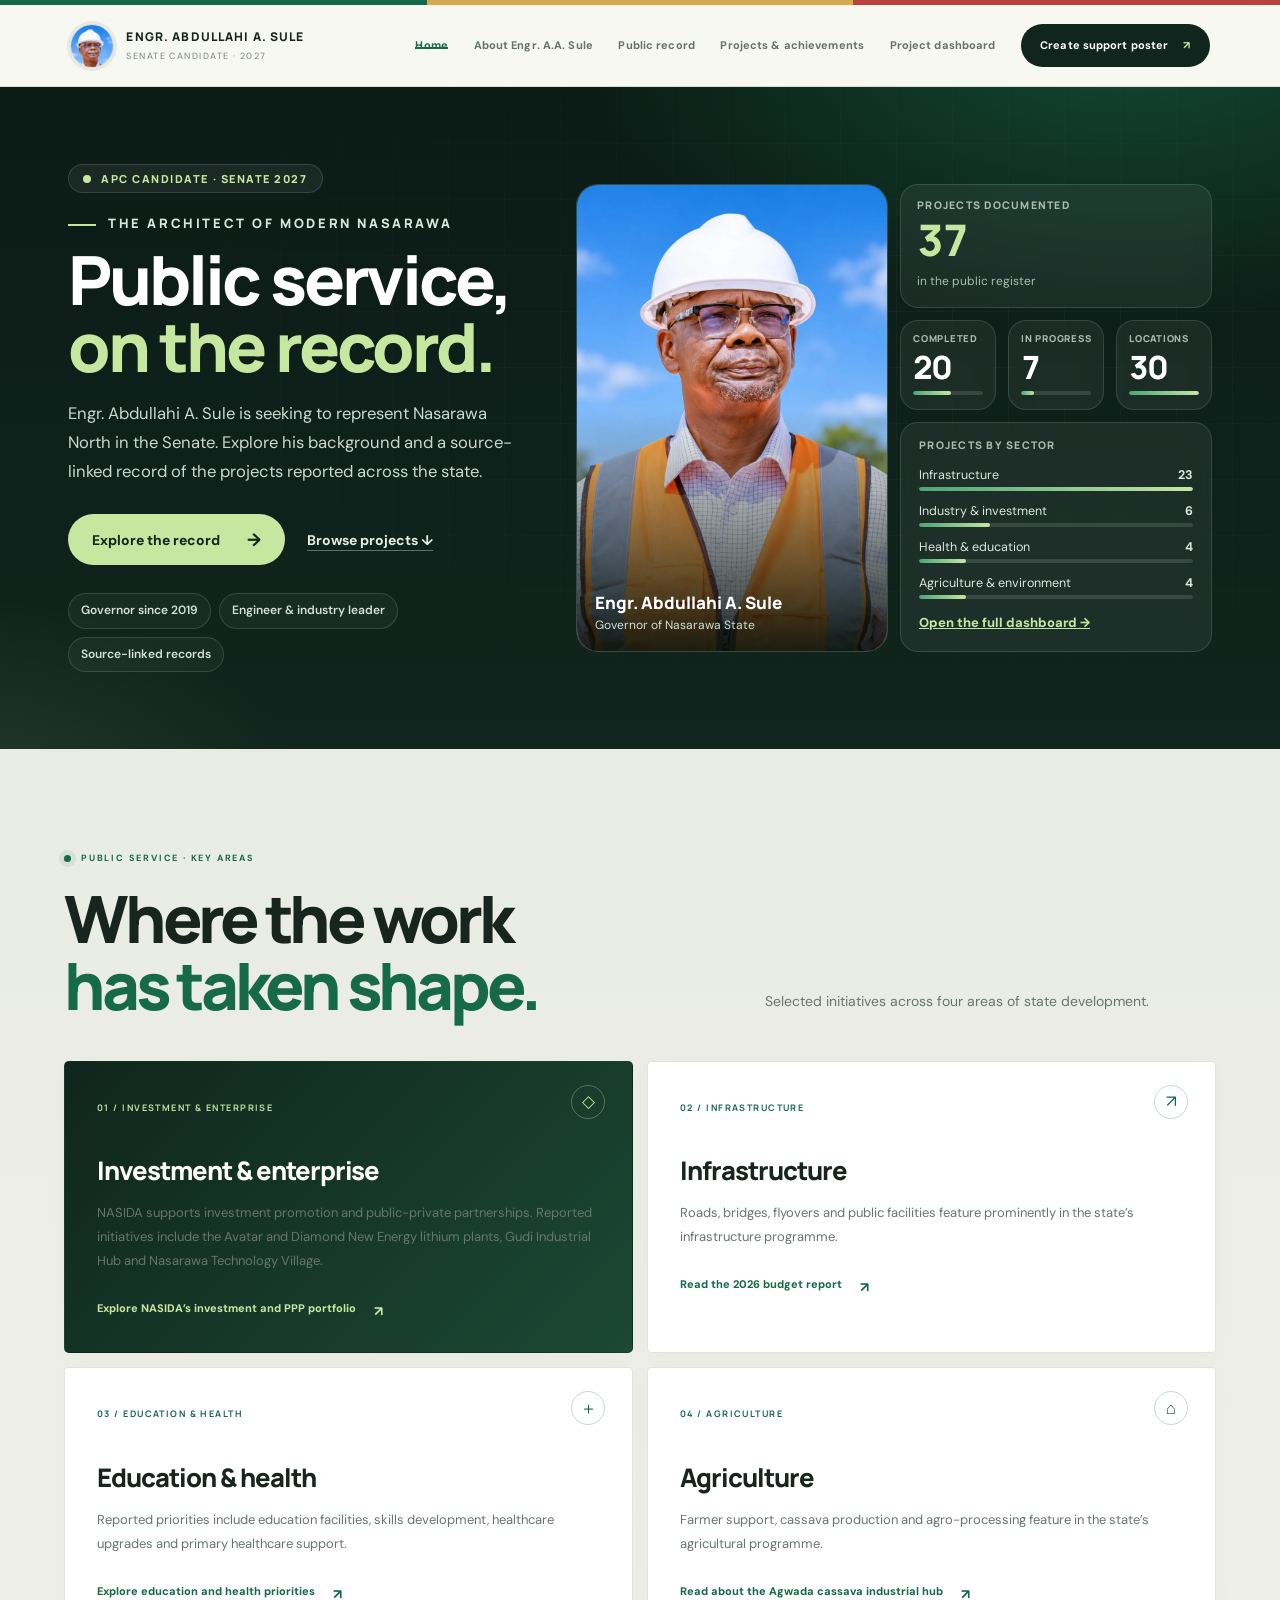
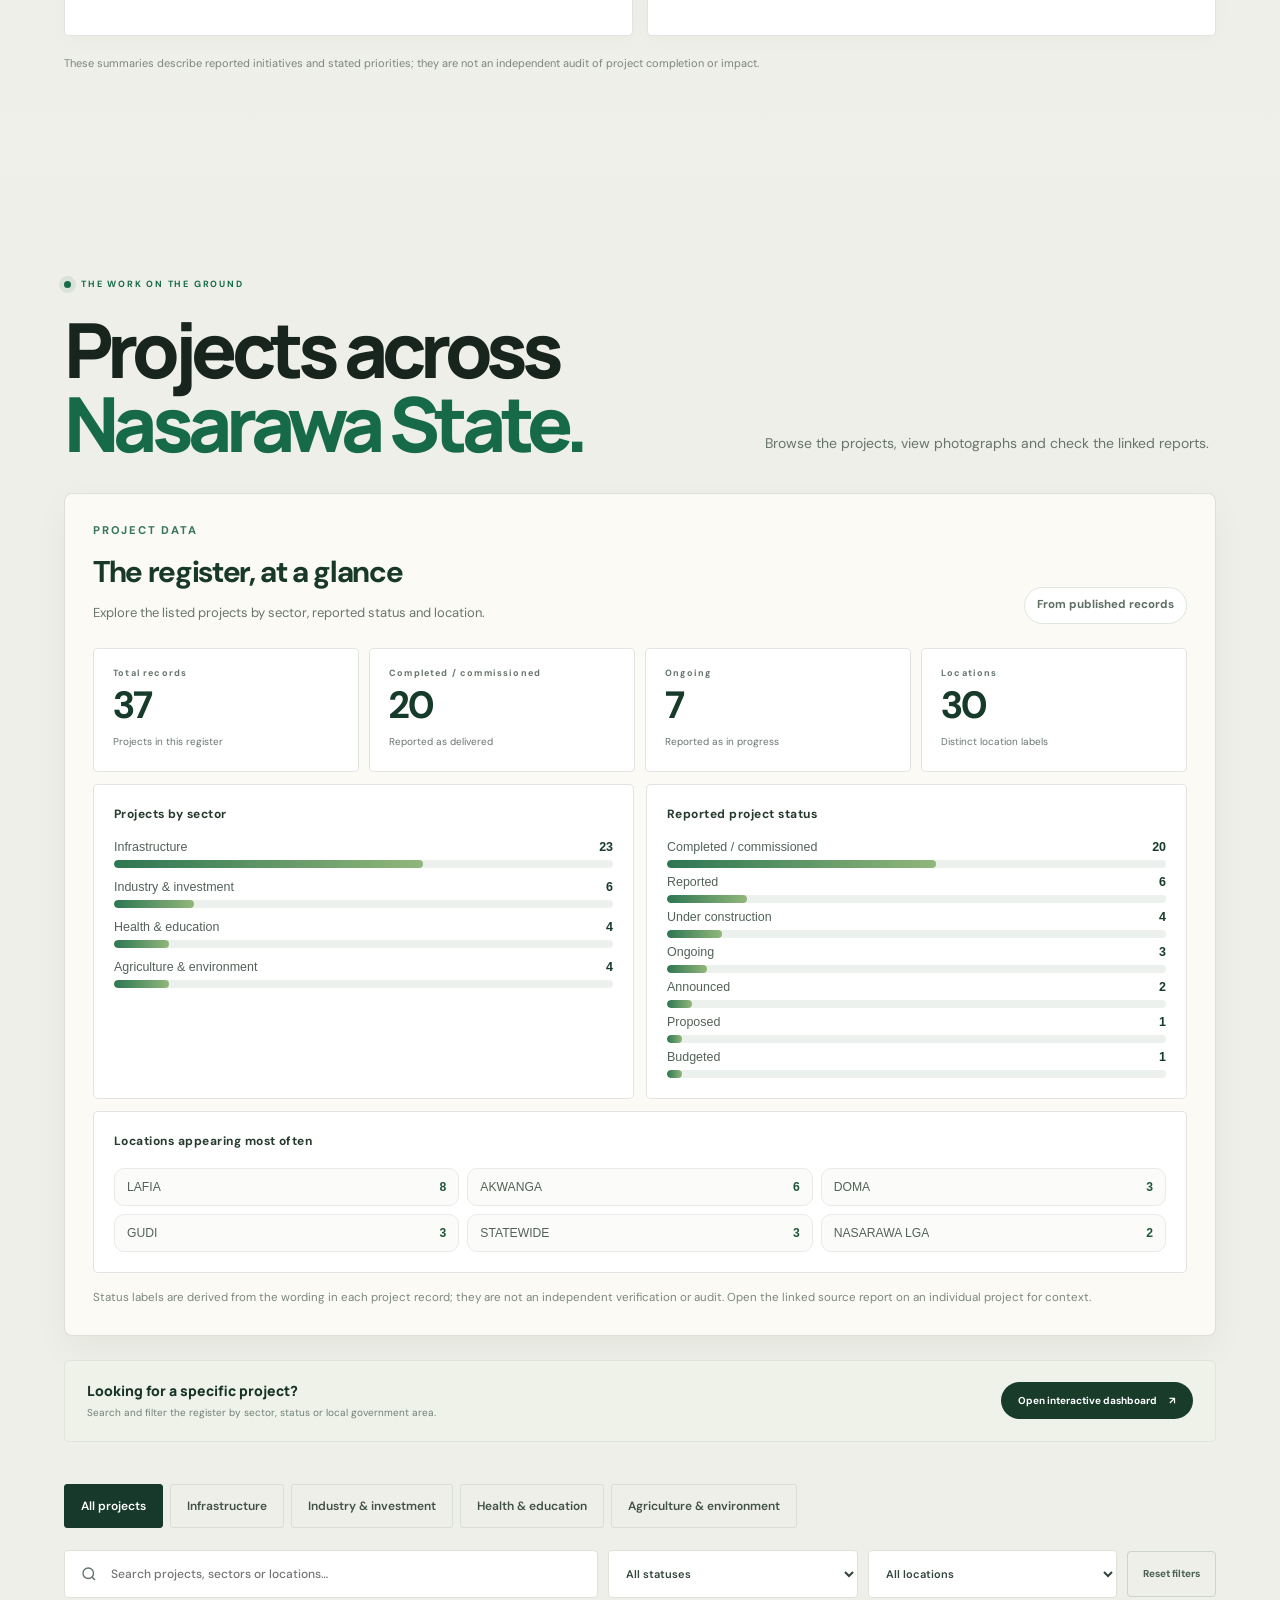
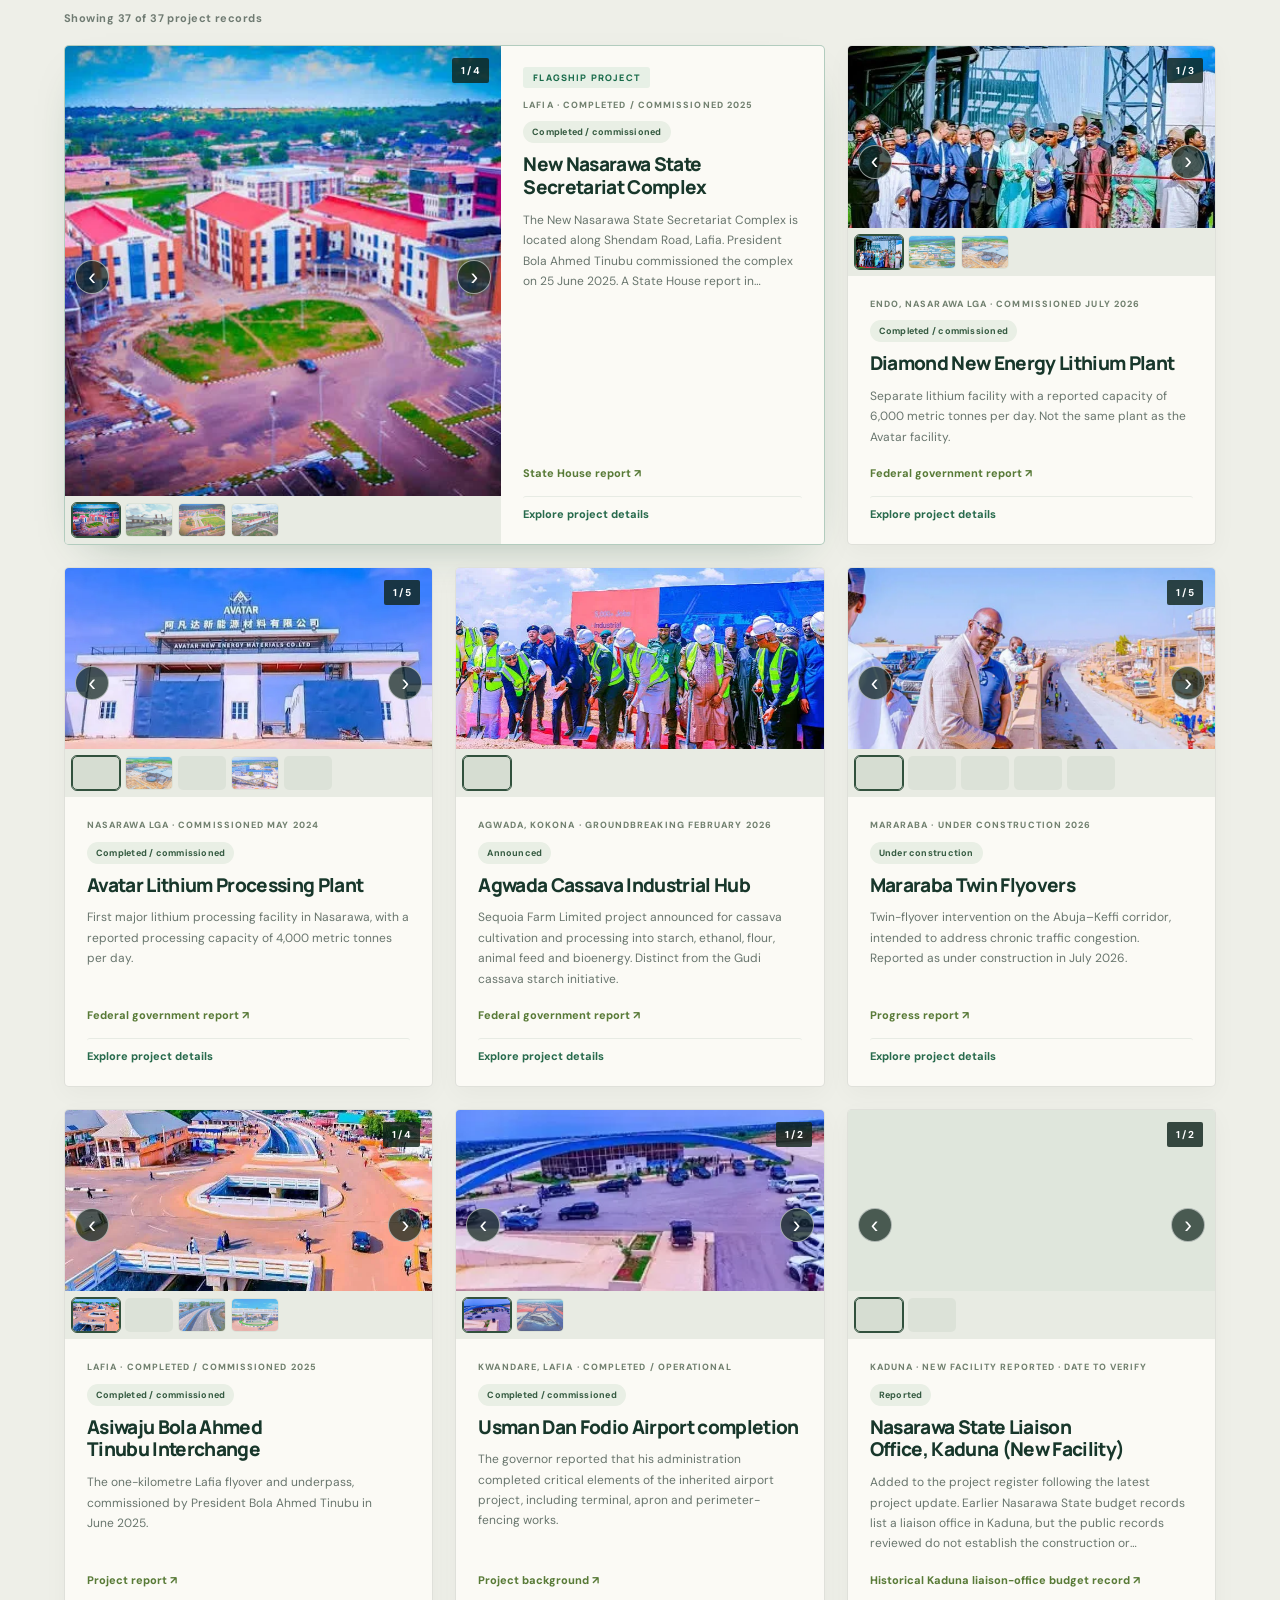
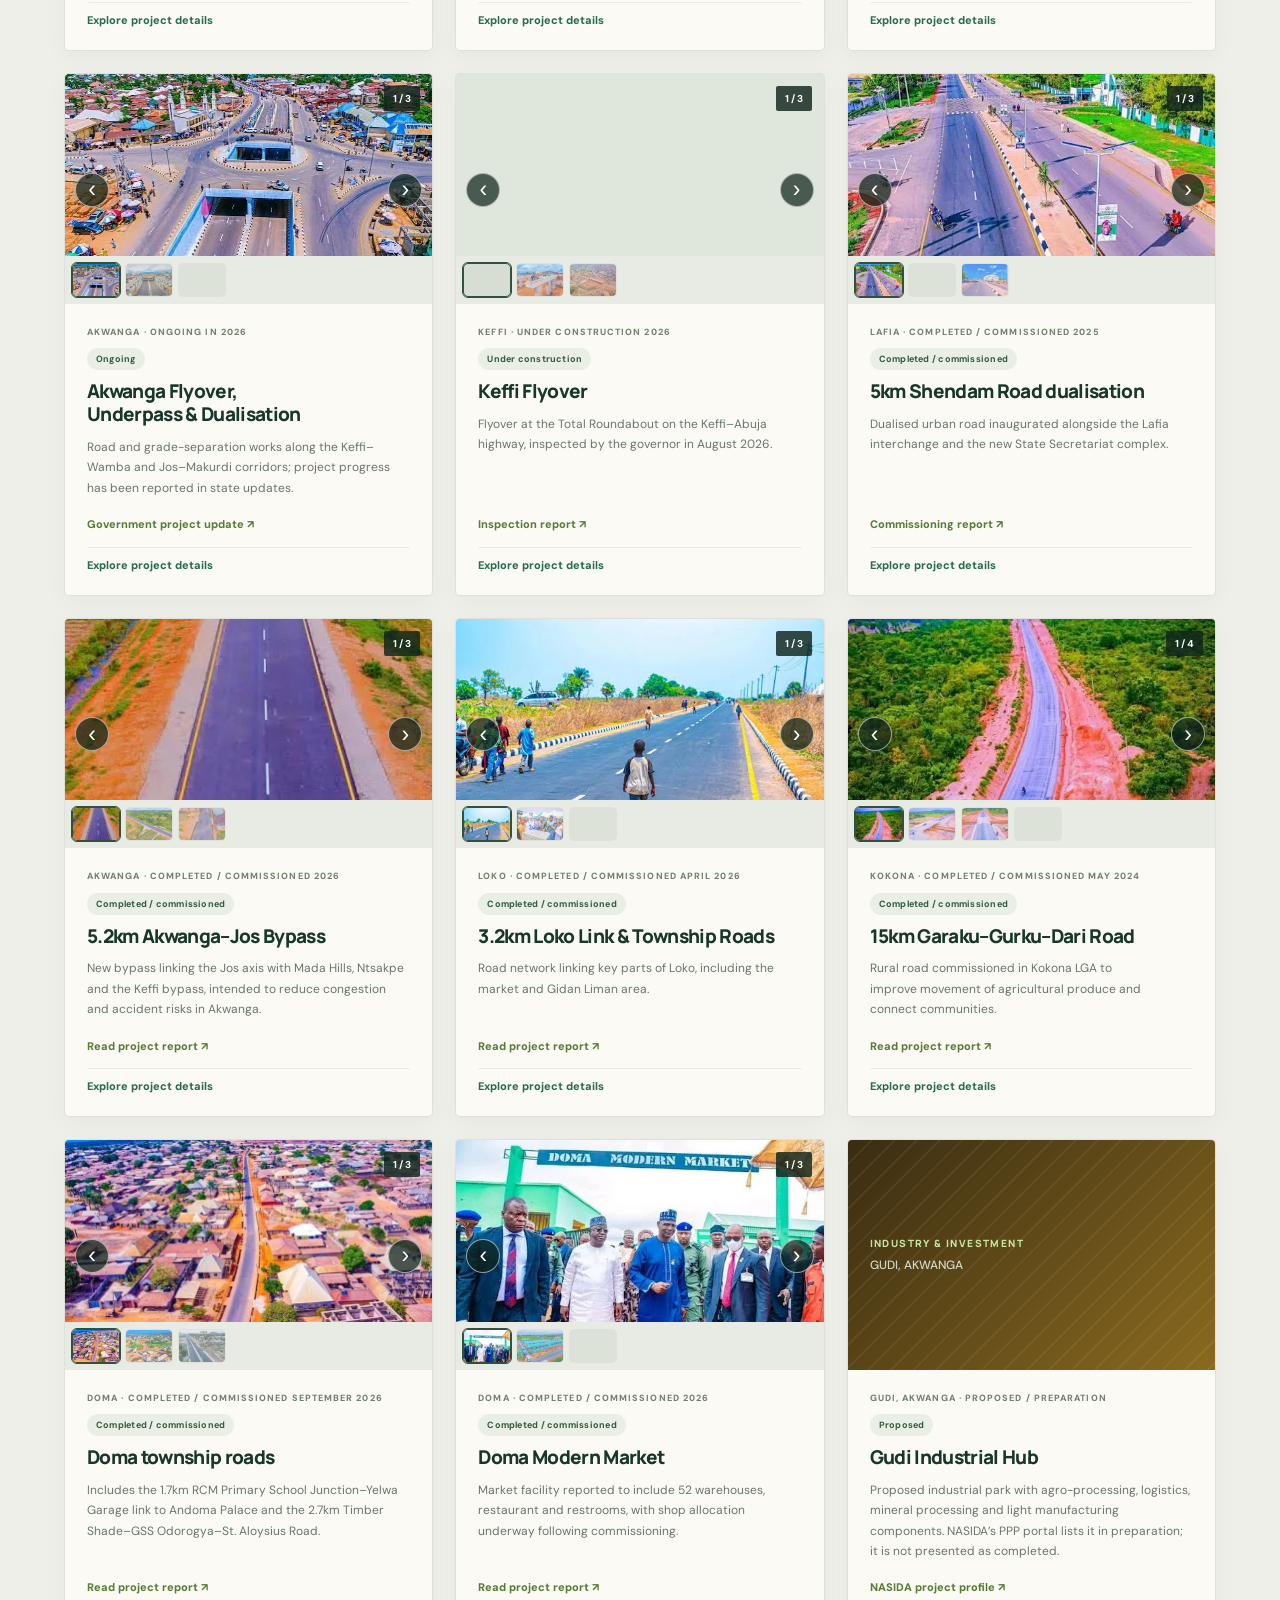
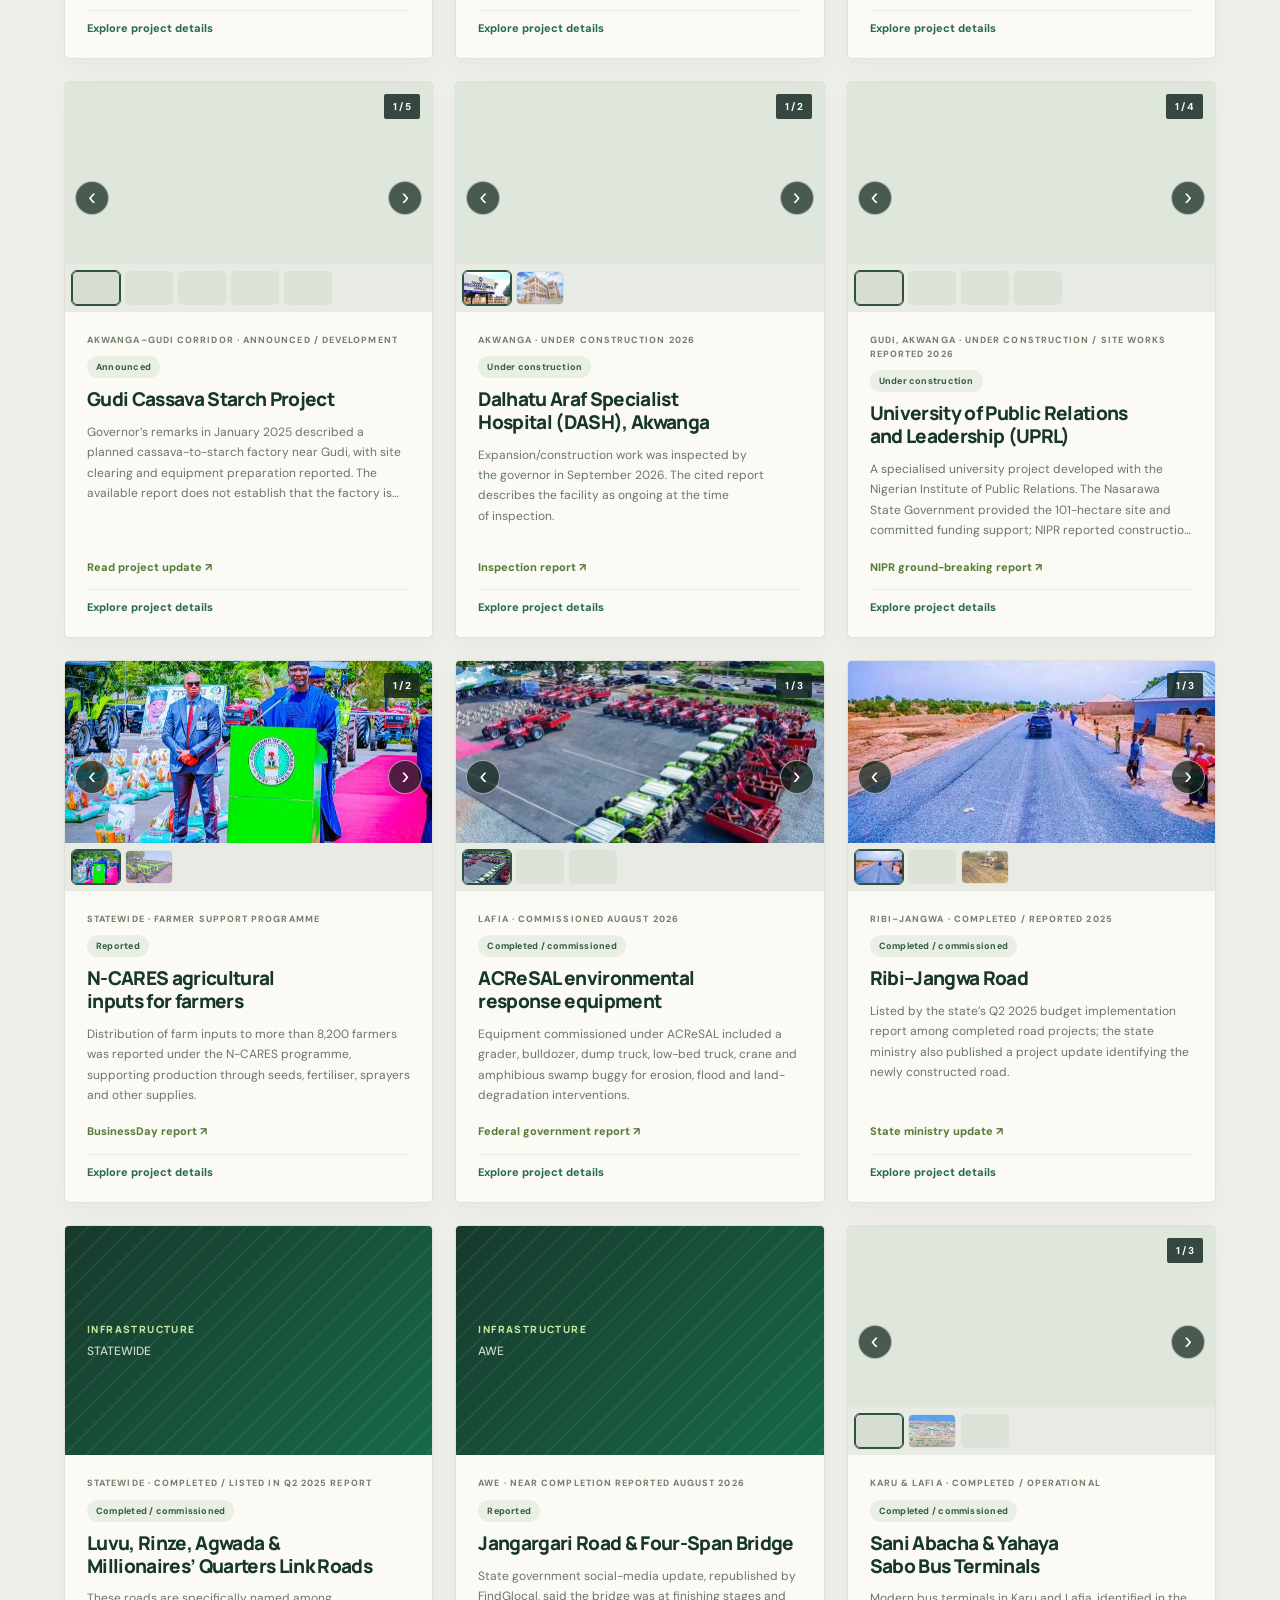
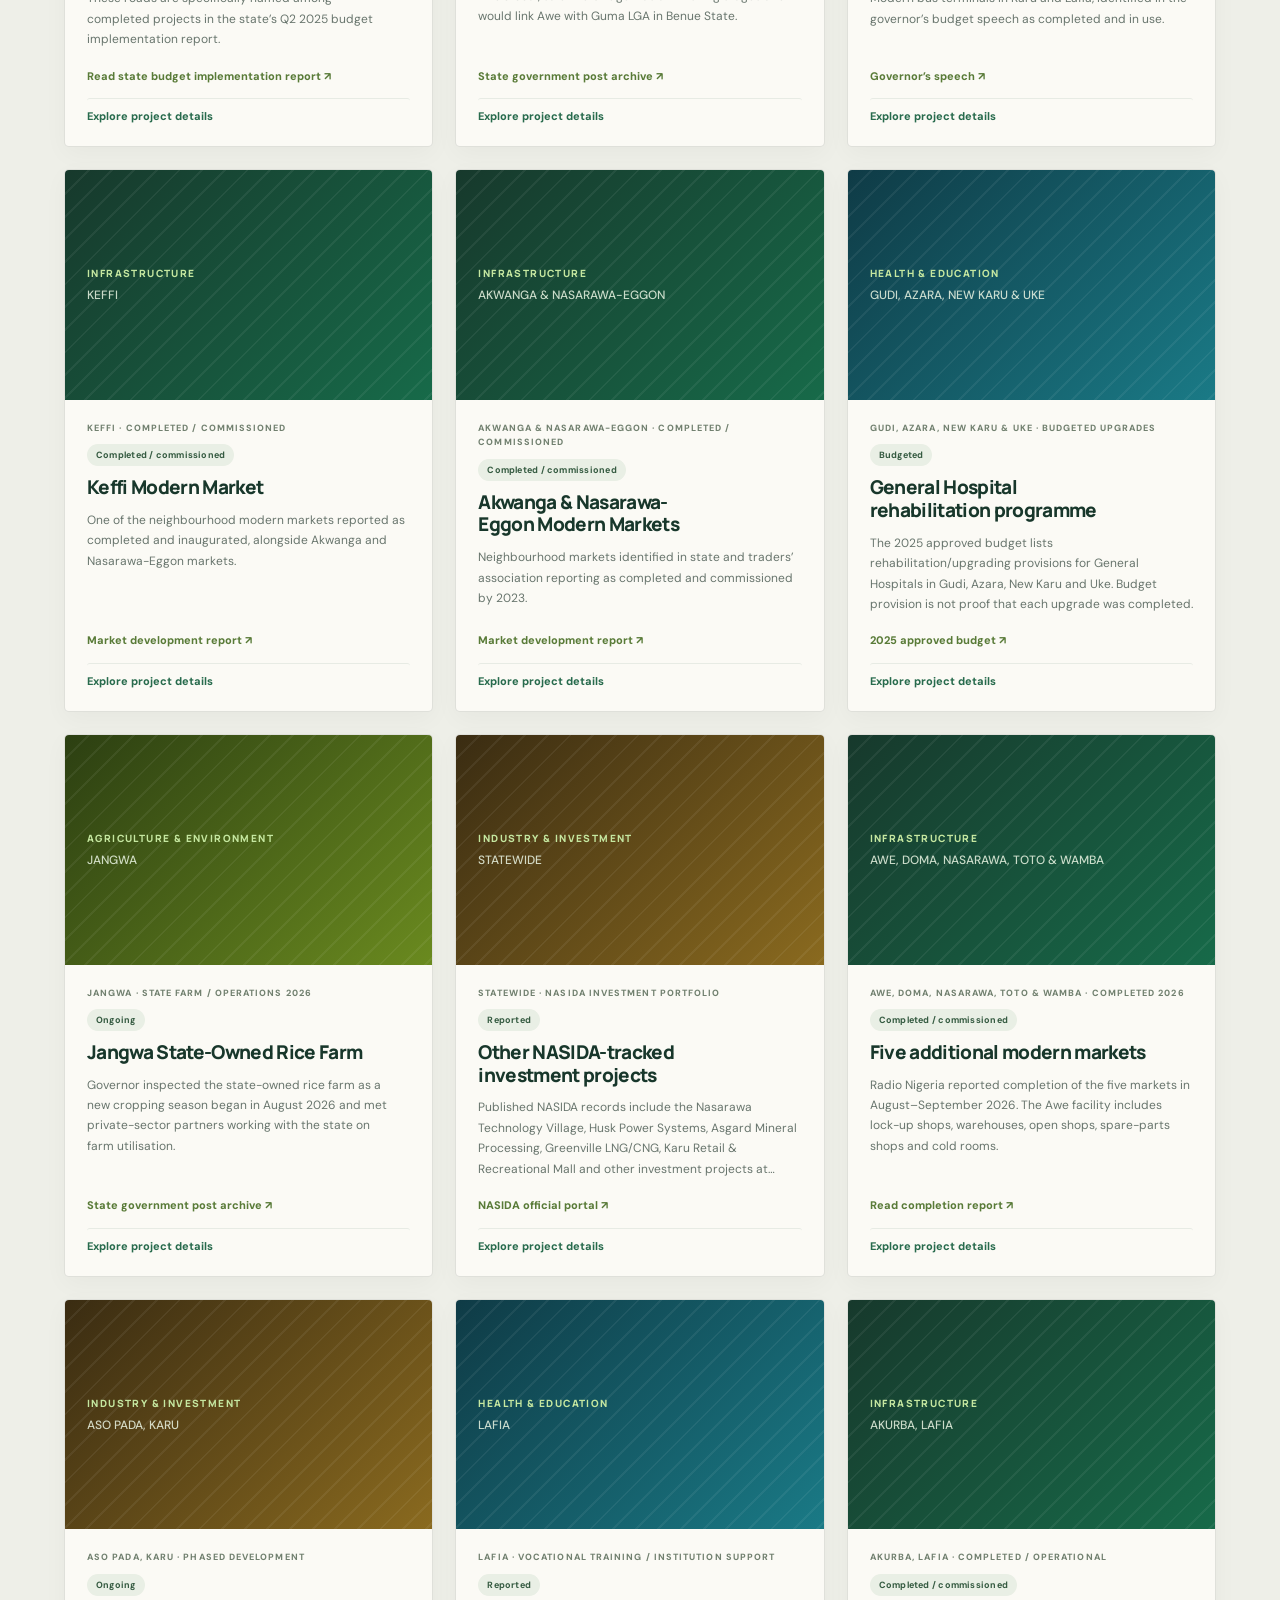
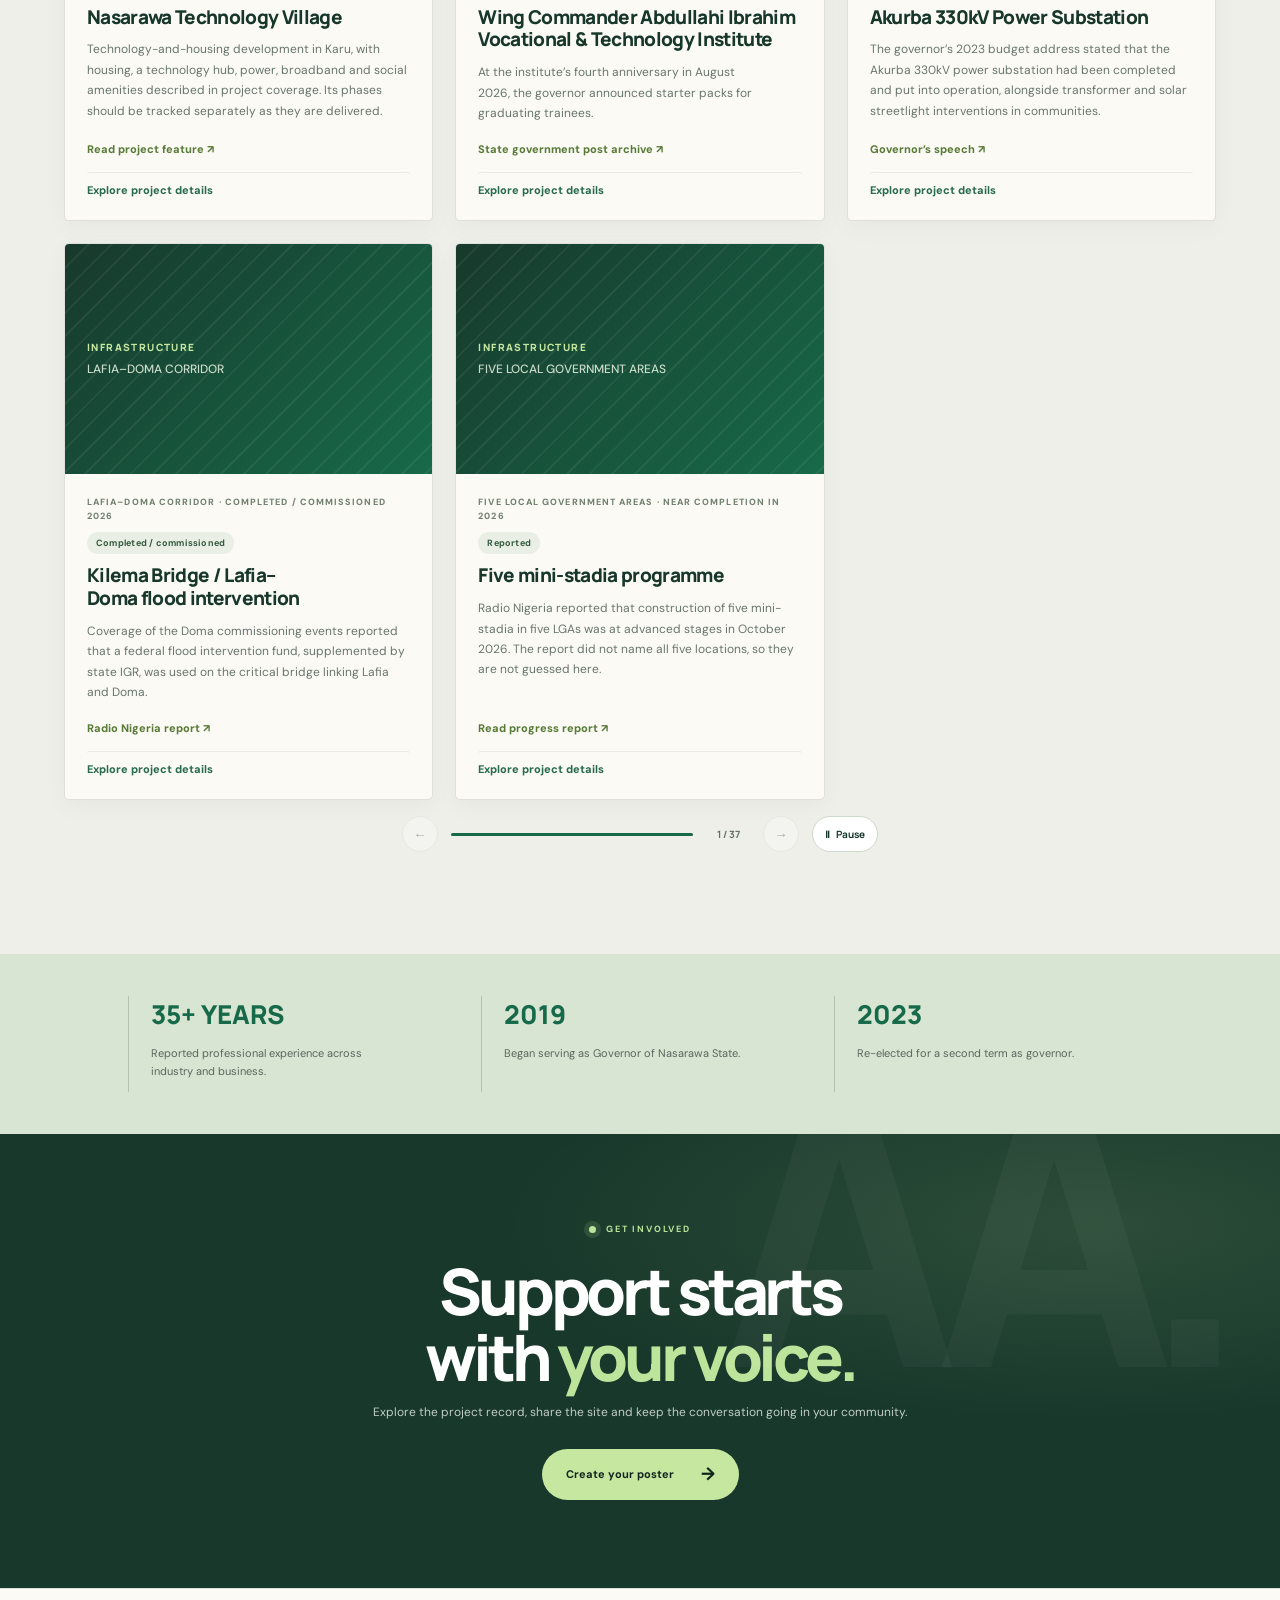
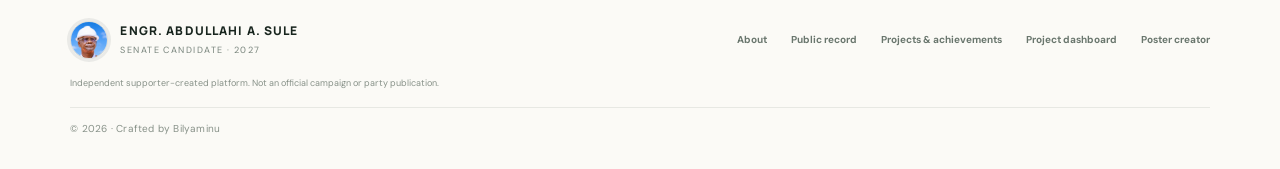
<file: index.html>
<!DOCTYPE html>

<html lang="en"><head>
<meta charset="utf-8"/><script>(function(){try{var nav=performance.getEntriesByType('navigation')[0];if(nav&&nav.type==='reload'){history.scrollRestoration='manual';window.addEventListener('pageshow',function(){requestAnimationFrame(function(){requestAnimationFrame(function(){window.scrollTo(0,0);});});},{once:true});}}catch(e){}})();</script><link href="favicon.png" rel="icon" sizes="64x64" type="image/png"/>
<link href="candidate-logo.png" rel="apple-touch-icon"/>
<meta content="width=device-width,initial-scale=1" name="viewport"/>
<meta content="#10251d" name="theme-color"/><meta content="A look at Engr. Abdullahi A. Sule’s public record and his 2027 bid for the Nasarawa North Senate seat." name="description"/>
<link rel="canonical" href="__SITE_URL__/"/><meta property="og:type" content="website"/><meta property="og:site_name" content="Engr. A.A. Sule 2027"/><meta property="og:locale" content="en_NG"/><meta property="og:title" content="Engr. A.A. Sule | Nasarawa North · 2027"/><meta property="og:description" content="A look at Engr. Abdullahi A. Sule’s public record and his 2027 bid for the Nasarawa North Senate seat."/><meta property="og:url" content="__SITE_URL__/"/><meta property="og:image" content="__SITE_URL__/og-image.jpg"/><meta property="og:image:type" content="image/jpeg"/><meta property="og:image:width" content="1200"/><meta property="og:image:height" content="630"/><meta property="og:image:alt" content="Engr. Abdullahi A. Sule, APC candidate, Senate 2027 – public service, on the record"/><meta name="twitter:card" content="summary_large_image"/><meta name="twitter:title" content="Engr. A.A. Sule | Nasarawa North · 2027"/><meta name="twitter:description" content="A look at Engr. Abdullahi A. Sule’s public record and his 2027 bid for the Nasarawa North Senate seat."/><meta name="twitter:image" content="__SITE_URL__/og-image.jpg"/><title>Engr. A.A. Sule | Nasarawa North · 2027</title>
<link href="https://fonts.googleapis.com" rel="preconnect"/><link crossorigin="" href="https://fonts.gstatic.com" rel="preconnect"/>
<link href="https://fonts.googleapis.com/css2?family=DM+Sans:wght@400;500;600;700&amp;family=Manrope:wght@400;500;600;700;800&amp;display=swap" rel="stylesheet"/>
<link href="css/main.css?v=20261126" rel="stylesheet"/><script defer src="js/site.js?v=20261125"></script><script defer src="js/hero.js?v=20261125"></script><script defer src="js/projects.js?v=20261125"></script></head>
<body class="page-home"><a class="skip-link" href="#main">Skip to content</a>
<div class="topline"><i></i><i></i><i></i></div>
<header class="header"><a class="brand" href="index.html"><img alt="Engr. Abdullahi A. Sule" class="brand-photo" src="candidate-logo.png"/><span><b>ENGR. ABDULLAHI A. SULE</b><small>SENATE CANDIDATE · 2027</small></span></a>
<button aria-expanded="false" aria-label="Open navigation" class="menu-toggle" aria-controls="site-nav">☰</button>
<nav class="nav" id="site-nav" aria-label="Main"><a class="active" aria-current="page" href="index.html">Home</a><a href="about.html">About Engr. A.A. Sule</a><a href="#record">Public record</a><a href="#projects">Projects &amp; achievements</a><a href="project-dashboard.html">Project dashboard</a><a class="nav-button" href="generate.html">Create support poster <span>↗</span></a></nav></header>
<main id="main">
<section class="hero-dash" aria-labelledby="heroTitle">
<div class="hd-copy">
<p class="hd-kicker"><span class="hd-pulse" aria-hidden="true"></span> APC candidate · Senate 2027</p>
<p class="hd-tagline">The Architect of Modern Nasarawa</p>
<h1 id="heroTitle">Public service,<br/><em>on the record.</em></h1>
<p class="hd-lede">Engr. Abdullahi A. Sule is seeking to represent Nasarawa North in the Senate. Explore his background and a source-linked record of the projects reported across the state.</p>
<div class="hd-actions"><a class="btn btn-lime" href="#record">Explore the record <b>→</b></a><a class="hd-link" href="#projects">Browse projects ↓</a></div>
<ul class="hd-chips"><li>Governor since 2019</li><li>Engineer &amp; industry leader</li><li>Source-linked records</li></ul>
</div>
<div class="hd-board" role="group" aria-label="The record at a glance">
<figure class="hd-portrait"><picture><source srcset="hero.webp" type="image/webp"/><img alt="Engr. Abdullahi A. Sule in a white hard hat and orange safety vest under a blue sky" width="1230" height="1278" fetchpriority="high" decoding="async" src="hero.jpg"/></picture><figcaption><strong>Engr. Abdullahi A. Sule</strong><span>Governor of Nasarawa State</span></figcaption></figure>
<div class="hd-kpi hd-kpi-main"><span>Projects documented</span><strong data-stat="total">39</strong><small>in the public register</small></div>
<div class="hd-trio">
<div class="hd-kpi"><span>Completed</span><strong data-stat="completed">21</strong><i class="hd-meter"><b data-meter="completed" style="--w:54%"></b></i></div>
<div class="hd-kpi"><span>In progress</span><strong data-stat="ongoing">7</strong><i class="hd-meter"><b data-meter="ongoing" style="--w:18%"></b></i></div>
<div class="hd-kpi"><span>Locations</span><strong data-stat="locations">30</strong><i class="hd-meter"><b style="--w:100%"></b></i></div>
</div>
<div class="hd-panel hd-sectors"><h2>Projects by sector</h2><ul>
<li data-sector="infrastructure"><span>Infrastructure</span><b>23</b><i class="hd-meter"><b style="--w:100%"></b></i></li>
<li data-sector="industry"><span>Industry &amp; investment</span><b>7</b><i class="hd-meter"><b style="--w:30%"></b></i></li>
<li data-sector="health"><span>Health &amp; education</span><b>5</b><i class="hd-meter"><b style="--w:22%"></b></i></li>
<li data-sector="agriculture"><span>Agriculture &amp; environment</span><b>4</b><i class="hd-meter"><b style="--w:17%"></b></i></li>
</ul><a class="hd-open" href="project-dashboard.html">Open the full dashboard →</a></div>
</div>
</section>
<section class="record-section section-pad" id="record"><div class="section-head"><div><div class="eyebrow dark"><span></span> PUBLIC SERVICE · KEY AREAS</div><h2>Where the work<br/><em>has taken shape.</em></h2></div><p>Selected initiatives across four areas of state development.</p></div>
<div class="record-grid sector-grid">
<article class="record-card record-feature"><span class="card-no">01 / INVESTMENT &amp; ENTERPRISE</span><div class="record-icon">◇</div><h3>Investment &amp; enterprise</h3><p>NASIDA supports investment promotion and public-private partnerships. Reported initiatives include the Avatar and Diamond New Energy lithium plants, Gudi Industrial Hub and Nasarawa Technology Village.</p><a href="https://ppp.nasida.na.gov.ng/" rel="noopener" target="_blank">Explore NASIDA’s investment and PPP portfolio <b>↗</b></a></article>
<article class="record-card"><span class="card-no">02 / INFRASTRUCTURE</span><div class="record-icon">↗</div><h3>Infrastructure</h3><p>Roads, bridges, flyovers and public facilities feature prominently in the state’s infrastructure programme.</p><a href="https://von.gov.ng/nasarawa-governor-presents-%E2%82%A6517-54bn-budget-for-state-development/" rel="noopener" target="_blank">Read the 2026 budget report <b>↗</b></a></article>
<article class="record-card"><span class="card-no">03 / EDUCATION &amp; HEALTH</span><div class="record-icon">＋</div><h3>Education &amp; health</h3><p>Reported priorities include education facilities, skills development, healthcare upgrades and primary healthcare support.</p><a href="https://fmino.gov.ng/gov-sule-presents-n382-57bn-2025-budget-to-nasarawa-assembly-as-education-takes-lion-share/" rel="noopener" target="_blank">Explore education and health priorities <b>↗</b></a></article>
<article class="record-card"><span class="card-no">04 / AGRICULTURE</span><div class="record-icon">⌂</div><h3>Agriculture</h3><p>Farmer support, cassava production and agro-processing feature in the state’s agricultural programme.</p><a href="https://fmino.gov.ng/governor-sule-performs-ground-breaking-of-n30bn-cassava-industrial-hub/" rel="noopener" target="_blank">Read about the Agwada cassava industrial hub <b>↗</b></a></article>
</div><p class="source-note">These summaries describe reported initiatives and stated priorities; they are not an independent audit of project completion or impact.</p></section>
<section class="projects-section section-pad" id="projects">
<div class="section-head"><div><div class="eyebrow dark"><span></span> THE WORK ON THE GROUND</div><h2>Projects across<br/><em>Nasarawa State.</em></h2></div><p>Browse the projects, view photographs and check the linked reports.</p></div>
<section class="project-dashboard" aria-labelledby="dashboardTitle">
  <div class="dashboard-heading"><div><span class="dashboard-kicker">PROJECT DATA</span><h3 id="dashboardTitle">The register, at a glance</h3><p>Explore the listed projects by sector, reported status and location.</p></div><span class="dashboard-updated">From published records</span></div>
  <div class="dashboard-metrics">
    <article class="dashboard-metric"><span>Total records</span><strong id="dashTotal">—</strong><small>Projects in this register</small></article>
    <article class="dashboard-metric"><span>Completed / commissioned</span><strong id="dashCompleted">—</strong><small>Reported as delivered</small></article>
    <article class="dashboard-metric"><span>Ongoing</span><strong id="dashOngoing">—</strong><small>Reported as in progress</small></article>
    <article class="dashboard-metric"><span>Locations</span><strong id="dashLocations">—</strong><small>Distinct location labels</small></article>
  </div>
  <div class="dashboard-charts">
    <div class="dashboard-chart"><h4>Projects by sector</h4><div id="dashSectors" class="dashboard-bars"></div></div>
    <div class="dashboard-chart"><h4>Reported project status</h4><div id="dashStatuses" class="dashboard-statuses"></div></div>
    <div class="dashboard-chart dashboard-locations"><h4>Locations appearing most often</h4><div id="dashLocationsList" class="dashboard-location-list"></div></div>
  </div>
  <p class="dashboard-disclaimer">Status labels are derived from the wording in each project record; they are not an independent verification or audit. Open the linked source report on an individual project for context.</p>
</section>
<div class="dashboard-cta"><div><strong>Looking for a specific project?</strong><span>Search and filter the register by sector, status or local government area.</span></div><a href="project-dashboard.html">Open interactive dashboard <b>↗</b></a></div>
<div aria-label="Filter projects" class="project-filter" role="group"><button class="filter-btn active" aria-pressed="true" data-filter="all">All projects</button><button class="filter-btn" aria-pressed="false" data-filter="infrastructure">Infrastructure</button><button class="filter-btn" aria-pressed="false" data-filter="industry">Industry &amp; investment</button><button class="filter-btn" aria-pressed="false" data-filter="health">Health &amp; education</button><button class="filter-btn" aria-pressed="false" data-filter="agriculture">Agriculture &amp; environment</button></div>
<div class="project-tools" aria-label="Search and refine the project register"><label class="project-search"><span class="sr-only">Search projects</span><svg aria-hidden="true" viewBox="0 0 24 24"><circle cx="11" cy="11" r="7"></circle><path d="m16 16 4 4"></path></svg><input id="projectSearch" type="search" placeholder="Search projects, sectors or locations…" autocomplete="off"></label><label class="sr-only" for="projectStatusFilter">Filter by project status</label><select id="projectStatusFilter"><option value="all">All statuses</option></select><label class="sr-only" for="projectLocationFilter">Filter by location</label><select id="projectLocationFilter"><option value="all">All locations</option></select><button class="project-reset" id="projectReset" type="button">Reset filters</button></div><p class="project-results" id="projectResults" role="status" aria-live="polite"></p><p class="project-scroll-hint" id="projectStatus">Select a project to view its photographs and source.</p>
<div class="projects-grid">
<article class="project-card" data-category="infrastructure"><div class="project-photo no-photo" role="img" aria-label="Project photo can be added with the photo manager"><span>ADD YOUR PROJECT PHOTO</span><small>Use the project photo manager to add a local image</small></div><div class="project-body"><span class="project-meta">LAFIA · COMPLETED / COMMISSIONED 2025</span><h3>Asiwaju Bola Ahmed Tinubu Interchange</h3><p>The one-kilometre Lafia flyover and underpass, commissioned by President Bola Ahmed Tinubu in June 2025.</p><a href="https://fmino.gov.ng/president-tinubu-inaugurates-multi-billion-lafia-flyover-underpass/" rel="noopener" target="_blank">Project report ↗</a></div></article>
<article class="project-card" data-category="infrastructure"><div class="project-photo no-photo" role="img" aria-label="Project photo can be added with the photo manager"><span>ADD YOUR PROJECT PHOTO</span><small>Use the project photo manager to add a local image</small></div><div class="project-body"><span class="project-meta">LAFIA · COMPLETED / COMMISSIONED 2025</span><h3>New Nasarawa State Secretariat Complex</h3><p>The New Nasarawa State Secretariat Complex is located along Shendam Road, Lafia. President Bola Ahmed Tinubu commissioned the complex on 25 June 2025. A State House report in October 2026 described the completed complex as housing several state ministries and being powered by a 1-megawatt solar farm. The project register records the public reporting; it does not independently audit costs or delivery.</p><a href="https://statehouse.gov.ng/governor-sule-tinubus-economic-reforms-boost-nasarawas-monthly-allocation-from-%E2%82%A64-5bn-to-%E2%82%A616bn/" rel="noopener" target="_blank">State House report ↗</a></div></article>
<article class="project-card" data-category="infrastructure"><div class="project-photo no-photo" role="img" aria-label="Project photo can be added with the photo manager"><span>ADD YOUR PROJECT PHOTO</span><small>Use the project photo manager to add a local image</small></div><div class="project-body"><span class="project-meta">LAFIA · COMPLETED / COMMISSIONED 2025</span><h3>5km Shendam Road dualisation</h3><p>Dualised urban road inaugurated alongside the Lafia interchange and the new State Secretariat complex.</p><a href="https://nannews.ng/president-tinubu-inaugurates-multi-billion-lafia-flyover-underpass/" rel="noopener" target="_blank">Commissioning report ↗</a></div></article>
<article class="project-card" data-category="infrastructure"><div class="project-photo no-photo" role="img" aria-label="Project photo can be added with the photo manager"><span>ADD YOUR PROJECT PHOTO</span><small>Use the project photo manager to add a local image</small></div><div class="project-body"><span class="project-meta">KADUNA · NEW FACILITY REPORTED · DATE TO VERIFY</span><h3>Nasarawa State Liaison Office, Kaduna (New Facility)</h3><p>Added to the project register following the latest project update. Earlier Nasarawa State budget records list a liaison office in Kaduna, but the public records reviewed do not establish the construction or commissioning date of the newer facility. The current facility’s scope and delivery date should be confirmed against an official announcement.</p><a href="https://s3.eu-west-2.amazonaws.com/openstates.ng.storage/documents/dataset_Nasarawa_2017_Approved_Budget.pdf" rel="noopener" target="_blank">Historical Kaduna liaison-office budget record ↗</a></div></article>
<article class="project-card" data-category="infrastructure"><div class="project-photo no-photo" role="img" aria-label="Project photo can be added with the photo manager"><span>ADD YOUR PROJECT PHOTO</span><small>Use the project photo manager to add a local image</small></div><div class="project-body"><span class="project-meta">AKWANGA · COMPLETED / COMMISSIONED 2026</span><h3>5.2km Akwanga–Jos Bypass</h3><p>New bypass linking the Jos axis with Mada Hills, Ntsakpe and the Keffi bypass, intended to reduce congestion and accident risks in Akwanga.</p><a href="https://punchng.com/nasarawa-gov-opens-5-2km-akwanga-jos-bypass-to-ease-traffic/" rel="noopener" target="_blank">Read project report ↗</a></div></article>
<article class="project-card" data-category="infrastructure"><div class="project-photo no-photo" role="img" aria-label="Project photo can be added with the photo manager"><span>ADD YOUR PROJECT PHOTO</span><small>Use the project photo manager to add a local image</small></div><div class="project-body"><span class="project-meta">LOKO · COMPLETED / COMMISSIONED APRIL 2026</span><h3>3.2km Loko Link &amp; Township Roads</h3><p>Road network linking key parts of Loko, including the market and Gidan Liman area.</p><a href="https://guardian.ng/news/governor-sule-commissions-n2-8bn-3-2km-loko-link-township-roads/" rel="noopener" target="_blank">Read project report ↗</a></div></article>
<article class="project-card" data-category="infrastructure"><div class="project-photo no-photo" role="img" aria-label="Project photo can be added with the photo manager"><span>ADD YOUR PROJECT PHOTO</span><small>Use the project photo manager to add a local image</small></div><div class="project-body"><span class="project-meta">KOKONA · COMPLETED / COMMISSIONED MAY 2024</span><h3>15km Garaku–Gurku–Dari Road</h3><p>Rural road commissioned in Kokona LGA to improve movement of agricultural produce and connect communities.</p><a href="https://punchng.com/nasarawa-gov-unveils-n3-6bn-road/" rel="noopener" target="_blank">Read project report ↗</a></div></article>
<article class="project-card" data-category="infrastructure"><div class="project-photo no-photo" role="img" aria-label="Project photo can be added with the photo manager"><span>ADD YOUR PROJECT PHOTO</span><small>Use the project photo manager to add a local image</small></div><div class="project-body"><span class="project-meta">DOMA · COMPLETED / COMMISSIONED SEPTEMBER 2026</span><h3>Doma township roads</h3><p>Includes the 1.7km RCM Primary School Junction–Yelwa Garage link to Andoma Palace and the 2.7km Timber Shade–GSS Odorogya–St. Aloysius Road.</p><a href="https://radionigerianorthcentral.gov.ng/2026/10/03/nasarawa-state-governor-commissions-market-roads-in-doma-lga/" rel="noopener" target="_blank">Read project report ↗</a></div></article>
<article class="project-card" data-category="infrastructure"><div class="project-photo no-photo" role="img" aria-label="Project photo can be added with the photo manager"><span>ADD YOUR PROJECT PHOTO</span><small>Use the project photo manager to add a local image</small></div><div class="project-body"><span class="project-meta">DOMA · COMPLETED / COMMISSIONED 2026</span><h3>Doma Modern Market</h3><p>Market facility reported to include 52 warehouses, restaurant and restrooms, with shop allocation underway following commissioning.</p><a href="https://radionigerianorthcentral.gov.ng/2026/10/03/nasarawa-state-governor-commissions-market-roads-in-doma-lga/" rel="noopener" target="_blank">Read project report ↗</a></div></article>
<article class="project-card" data-category="infrastructure"><div class="project-photo no-photo" role="img" aria-label="Project photo can be added with the photo manager"><span>ADD YOUR PROJECT PHOTO</span><small>Use the project photo manager to add a local image</small></div><div class="project-body"><span class="project-meta">MARARABA · UNDER CONSTRUCTION 2026</span><h3>Mararaba Twin Flyovers</h3><p>Twin-flyover intervention on the Abuja–Keffi corridor, intended to address chronic traffic congestion. Reported as under construction in July 2026.</p><a href="https://fmino.gov.ng/governor-sule-renews-appeal-to-fg-for-reimbursement-of-funds-spent-on-federal-highways/" rel="noopener" target="_blank">Progress report ↗</a></div></article>
<article class="project-card" data-category="infrastructure"><div class="project-photo no-photo" role="img" aria-label="Project photo can be added with the photo manager"><span>ADD YOUR PROJECT PHOTO</span><small>Use the project photo manager to add a local image</small></div><div class="project-body"><span class="project-meta">KEFFI · UNDER CONSTRUCTION 2026</span><h3>Keffi Flyover</h3><p>Flyover at the Total Roundabout on the Keffi–Abuja highway, inspected by the governor in August 2026.</p><a href="https://nbs.na.gov.ng/2026/08/29/sule-inspects-mararaba-keffi-flyover-projects/" rel="noopener" target="_blank">Inspection report ↗</a></div></article>
<article class="project-card" data-category="infrastructure"><div class="project-photo no-photo" role="img" aria-label="Project photo can be added with the photo manager"><span>ADD YOUR PROJECT PHOTO</span><small>Use the project photo manager to add a local image</small></div><div class="project-body"><span class="project-meta">AKWANGA · ONGOING IN 2026</span><h3>Akwanga Flyover, Underpass &amp; Dualisation</h3><p>Road and grade-separation works along the Keffi–Wamba and Jos–Makurdi corridors; project progress has been reported in state updates.</p><a href="https://fmino.gov.ng/governor-sule-renews-appeal-to-fg-for-reimbursement-of-funds-spent-on-federal-highways/" rel="noopener" target="_blank">Government project update ↗</a></div></article>
<article class="project-card" data-category="industry"><div class="project-photo no-photo" role="img" aria-label="Project photo can be added with the photo manager"><span>ADD YOUR PROJECT PHOTO</span><small>Use the project photo manager to add a local image</small></div><div class="project-body"><span class="project-meta">NASARAWA LGA · COMMISSIONED MAY 2024</span><h3>Avatar Lithium Processing Plant</h3><p>First major lithium processing facility in Nasarawa, with a reported processing capacity of 4,000 metric tonnes per day.</p><a href="https://fmino.gov.ng/president-bola-tinubu-commissioned-first-largest-lithium-processing-plant-in-nasarawa/" rel="noopener" target="_blank">Federal government report ↗</a></div></article>
<article class="project-card" data-category="industry"><div class="project-photo no-photo" role="img" aria-label="Project photo can be added with the photo manager"><span>ADD YOUR PROJECT PHOTO</span><small>Use the project photo manager to add a local image</small></div><div class="project-body"><span class="project-meta">ENDO, NASARAWA LGA · COMMISSIONED JULY 2026</span><h3>Diamond New Energy Lithium Plant</h3><p>Separate lithium facility with a reported capacity of 6,000 metric tonnes per day. Not the same plant as the Avatar facility.</p><a href="https://fmino.gov.ng/president-tinubu-commissions-6-000-metric-tons-per-day-lithium-processing-plant-in-nasarawa-state/" rel="noopener" target="_blank">Federal government report ↗</a></div></article>
<article class="project-card" data-category="industry"><div class="project-photo no-photo" role="img" aria-label="Project photo can be added with the photo manager"><span>ADD YOUR PROJECT PHOTO</span><small>Use the project photo manager to add a local image</small></div><div class="project-body"><span class="project-meta">STATEWIDE · INSTITUTIONAL / PORTFOLIO</span><h3>NASIDA investment &amp; PPP pipeline</h3><p>NASIDA coordinates investment facilitation and PPPs. Its published pipeline includes the Gudi Industrial Park, Nasarawa Meter Manufacturing Plant, NSUK accommodation, Auta Balefi waste facility and Karu Retail &amp; Recreational Mall at differing stages.</p><a href="https://ppp.nasida.na.gov.ng/" rel="noopener" target="_blank">Explore the official PPP portal ↗</a></div></article>
<article class="project-card" data-category="industry"><div class="project-photo no-photo" role="img" aria-label="Project photo can be added with the photo manager"><span>ADD YOUR PROJECT PHOTO</span><small>Use the project photo manager to add a local image</small></div><div class="project-body"><span class="project-meta">GUDI, AKWANGA · PROPOSED / PREPARATION</span><h3>Gudi Industrial Hub</h3><p>Proposed industrial park with agro-processing, logistics, mineral processing and light manufacturing components. NASIDA’s PPP portal lists it in preparation; it is not presented as completed.</p><a href="https://ppp.nasida.na.gov.ng/project/gudi-industrial-park-project" rel="noopener" target="_blank">NASIDA project profile ↗</a></div></article>
<article class="project-card" data-category="industry"><div class="project-photo no-photo" role="img" aria-label="Project photo can be added with the photo manager"><span>ADD YOUR PROJECT PHOTO</span><small>Use the project photo manager to add a local image</small></div><div class="project-body"><span class="project-meta">AGWADA, KOKONA · GROUNDBREAKING FEBRUARY 2026</span><h3>Agwada Cassava Industrial Hub</h3><p>Sequoia Farm Limited project announced for cassava cultivation and processing into starch, ethanol, flour, animal feed and bioenergy. Distinct from the Gudi cassava starch initiative.</p><a href="https://fmino.gov.ng/governor-sule-performs-ground-breaking-of-n30bn-cassava-industrial-hub/" rel="noopener" target="_blank">Federal government report ↗</a></div></article>
<article class="project-card" data-category="agriculture"><div class="project-photo no-photo" role="img" aria-label="Project photo can be added with the photo manager"><span>ADD YOUR PROJECT PHOTO</span><small>Use the project photo manager to add a local image</small></div><div class="project-body"><span class="project-meta">AKWANGA–GUDI CORRIDOR · ANNOUNCED / DEVELOPMENT</span><h3>Gudi Cassava Starch Project</h3><p>Governor’s remarks in January 2025 described a planned cassava-to-starch factory near Gudi, with site clearing and equipment preparation reported. The available report does not establish that the factory is operational.</p><a href="https://nasarawaeye.com/2025/01/29/put-in-more-efforts-to-sustain-policies-of-my-administration-gov-sule-charges-permanent-secretaries/" rel="noopener" target="_blank">Read project update ↗</a></div></article>
<article class="project-card" data-category="health"><div class="project-photo no-photo" role="img" aria-label="Project photo can be added with the photo manager"><span>ADD YOUR PROJECT PHOTO</span><small>Use the project photo manager to add a local image</small></div><div class="project-body"><span class="project-meta">LAFIA · COMMISSIONED SEPTEMBER 2026</span><h3>Lafia Primary Healthcare Centre</h3><p>PHC constructed and equipped by Lafia Local Government Council, inaugurated by the governor. The report attributes delivery to the local council rather than the state government.</p><a href="https://von.gov.ng/nasarawa-inaugurates-healthcare-centre-in-lafia/" rel="noopener" target="_blank">Voice of Nigeria report ↗</a></div></article>
<article class="project-card" data-category="health"><div class="project-photo no-photo" role="img" aria-label="Project photo can be added with the photo manager"><span>ADD YOUR PROJECT PHOTO</span><small>Use the project photo manager to add a local image</small></div><div class="project-body"><span class="project-meta">AKWANGA · UNDER CONSTRUCTION 2026</span><h3>Dalhatu Araf Specialist Hospital (DASH), Akwanga</h3><p>Expansion/construction work was inspected by the governor in September 2026. The cited report describes the facility as ongoing at the time of inspection.</p><a href="https://firmnews.ng/2026/09/26/nasarawa-30-sule-commissions-roads-in-wamba-akwanga-nasarawa-eggon/" rel="noopener" target="_blank">Inspection report ↗</a></div></article><article class="project-card" data-category="health"><div class="project-photo no-photo" role="img" aria-label="Project photo can be added with the photo manager"><span>ADD YOUR PROJECT PHOTO</span><small>Use the project photo manager to add a local image</small></div><div class="project-body"><span class="project-meta">GUDI, AKWANGA · UNDER CONSTRUCTION / SITE WORKS REPORTED 2026</span><h3>University of Public Relations and Leadership (UPRL)</h3><p>A specialised university project developed with the Nigerian Institute of Public Relations. The Nasarawa State Government provided the 101-hectare site and committed funding support; NIPR reported construction activity at the Gudi site in 2026.</p><a href="https://niprng.org.ng/news/press-release/109" rel="noopener" target="_blank">NIPR ground-breaking report ↗</a></div></article>
<article class="project-card" data-category="agriculture"><div class="project-photo no-photo" role="img" aria-label="Project photo can be added with the photo manager"><span>ADD YOUR PROJECT PHOTO</span><small>Use the project photo manager to add a local image</small></div><div class="project-body"><span class="project-meta">STATEWIDE · FARMER SUPPORT PROGRAMME</span><h3>N-CARES agricultural inputs for farmers</h3><p>Distribution of farm inputs to more than 8,200 farmers was reported under the N-CARES programme, supporting production through seeds, fertiliser, sprayers and other supplies.</p><a href="https://businessday.ng/news/article/nasarawa-to-boost-food-production-as-8000-farmers-get-inputs/" rel="noopener" target="_blank">BusinessDay report ↗</a></div></article>
<article class="project-card" data-category="agriculture"><div class="project-photo no-photo" role="img" aria-label="Project photo can be added with the photo manager"><span>ADD YOUR PROJECT PHOTO</span><small>Use the project photo manager to add a local image</small></div><div class="project-body"><span class="project-meta">LAFIA · COMMISSIONED AUGUST 2026</span><h3>ACReSAL environmental response equipment</h3><p>Equipment commissioned under ACReSAL included a grader, bulldozer, dump truck, low-bed truck, crane and amphibious swamp buggy for erosion, flood and land-degradation interventions.</p><a href="https://fmino.gov.ng/governor-sule-commissions-heavy-duty-machines-procures-by-acresal/" rel="noopener" target="_blank">Federal government report ↗</a></div></article>
<article class="project-card" data-category="infrastructure"><div class="project-photo no-photo" role="img" aria-label="Project photo can be added with the photo manager"><span>ADD YOUR PROJECT PHOTO</span><small>Use the project photo manager to add a local image</small></div><div class="project-body"><span class="project-meta">KWANDARE, LAFIA · COMPLETED / OPERATIONAL</span><h3>Usman Dan Fodio Airport completion</h3><p>The governor reported that his administration completed critical elements of the inherited airport project, including terminal, apron and perimeter-fencing works.</p><a href="https://channelstv.com/2026/09/04/how-usman-dan-fodio-airport-was-completed-gov-sule/" rel="noopener" target="_blank">Project background ↗</a></div></article>
<article class="project-card" data-category="infrastructure"><div class="project-photo no-photo" role="img" aria-label="Project photo can be added with the photo manager"><span>ADD YOUR PROJECT PHOTO</span><small>Use the project photo manager to add a local image</small></div><div class="project-body"><span class="project-meta">RIBI–JANGWA · COMPLETED / REPORTED 2025</span><h3>Ribi–Jangwa Road</h3><p>Listed by the state’s Q2 2025 budget implementation report among completed road projects; the state ministry also published a project update identifying the newly constructed road.</p><a href="https://www.govserv.org/NG/Lafia/105008590999086/Nasarawa-State-Ministry-of-Finance%2C-Budget-%26-Planning" rel="noopener" target="_blank">State ministry update ↗</a></div></article>
<article class="project-card" data-category="infrastructure"><div class="project-photo no-photo" role="img" aria-label="Project photo can be added with the photo manager"><span>ADD YOUR PROJECT PHOTO</span><small>Use the project photo manager to add a local image</small></div><div class="project-body"><span class="project-meta">STATEWIDE · COMPLETED / LISTED IN Q2 2025 REPORT</span><h3>Luvu, Rinze, Agwada &amp; Millionaires’ Quarters Link Roads</h3><p>These roads are specifically named among completed projects in the state’s Q2 2025 budget implementation report.</p><a href="https://s3.eu-west-2.amazonaws.com/openstates.ng.storage/documents/dataset_NASARAWA%20STATE%20SECOND%20QUARTER%20BUDGET%20IMPLEMENTATION%20REPORT%20FOR%20THE%20YEAR%202025.pdf" rel="noopener" target="_blank">Read state budget implementation report ↗</a></div></article>
<article class="project-card" data-category="infrastructure"><div class="project-photo no-photo" role="img" aria-label="Project photo can be added with the photo manager"><span>ADD YOUR PROJECT PHOTO</span><small>Use the project photo manager to add a local image</small></div><div class="project-body"><span class="project-meta">AWE · NEAR COMPLETION REPORTED AUGUST 2026</span><h3>Jangargari Road &amp; Four-Span Bridge</h3><p>State government social-media update, republished by FindGlocal, said the bridge was at finishing stages and would link Awe with Guma LGA in Benue State.</p><a href="https://www.findglocal.com/NG/Lafia/2781942575156199/Nasarawa-State-Government" rel="noopener" target="_blank">State government post archive ↗</a></div></article>
<article class="project-card" data-category="infrastructure"><div class="project-photo no-photo" role="img" aria-label="Project photo can be added with the photo manager"><span>ADD YOUR PROJECT PHOTO</span><small>Use the project photo manager to add a local image</small></div><div class="project-body"><span class="project-meta">KARU &amp; LAFIA · COMPLETED / OPERATIONAL</span><h3>Sani Abacha &amp; Yahaya Sabo Bus Terminals</h3><p>Modern bus terminals in Karu and Lafia, identified in the governor’s budget speech as completed and in use.</p><a href="https://aasule.org/speech-delivered-by-his-excellency-engr-abdullahi-a-sule-executive-governor-nasarawa-state-2023-budget/" rel="noopener" target="_blank">Governor’s speech ↗</a></div></article>
<article class="project-card" data-category="infrastructure"><div class="project-photo no-photo" role="img" aria-label="Project photo can be added with the photo manager"><span>ADD YOUR PROJECT PHOTO</span><small>Use the project photo manager to add a local image</small></div><div class="project-body"><span class="project-meta">KEFFI · COMPLETED / COMMISSIONED</span><h3>Keffi Modern Market</h3><p>One of the neighbourhood modern markets reported as completed and inaugurated, alongside Akwanga and Nasarawa-Eggon markets.</p><a href="https://dailyasset.ng/traders-association-lauds-gov-sule-for-constructing-modern-markets/" rel="noopener" target="_blank">Market development report ↗</a></div></article>
<article class="project-card" data-category="infrastructure"><div class="project-photo no-photo" role="img" aria-label="Project photo can be added with the photo manager"><span>ADD YOUR PROJECT PHOTO</span><small>Use the project photo manager to add a local image</small></div><div class="project-body"><span class="project-meta">AKWANGA &amp; NASARAWA-EGGON · COMPLETED / COMMISSIONED</span><h3>Akwanga &amp; Nasarawa-Eggon Modern Markets</h3><p>Neighbourhood markets identified in state and traders’ association reporting as completed and commissioned by 2023.</p><a href="https://dailyasset.ng/traders-association-lauds-gov-sule-for-constructing-modern-markets/" rel="noopener" target="_blank">Market development report ↗</a></div></article>
<article class="project-card" data-category="health"><div class="project-photo no-photo" role="img" aria-label="Project photo can be added with the photo manager"><span>ADD YOUR PROJECT PHOTO</span><small>Use the project photo manager to add a local image</small></div><div class="project-body"><span class="project-meta">GUDI, AZARA, NEW KARU &amp; UKE · BUDGETED UPGRADES</span><h3>General Hospital rehabilitation programme</h3><p>The 2025 approved budget lists rehabilitation/upgrading provisions for General Hospitals in Gudi, Azara, New Karu and Uke. Budget provision is not proof that each upgrade was completed.</p><a href="https://s3.eu-west-2.amazonaws.com/openstates.ng.storage/documents/dataset_NASARAWA%20STATE%20APPROVED%20BUDGET%20FOR%20THE%20YEAR%202025.pdf" rel="noopener" target="_blank">2025 approved budget ↗</a></div></article>
<article class="project-card" data-category="agriculture"><div class="project-photo no-photo" role="img" aria-label="Project photo can be added with the photo manager"><span>ADD YOUR PROJECT PHOTO</span><small>Use the project photo manager to add a local image</small></div><div class="project-body"><span class="project-meta">JANGWA · STATE FARM / OPERATIONS 2026</span><h3>Jangwa State-Owned Rice Farm</h3><p>Governor inspected the state-owned rice farm as a new cropping season began in August 2026 and met private-sector partners working with the state on farm utilisation.</p><a href="https://www.findglocal.com/NG/Lafia/2781942575156199/Nasarawa-State-Government" rel="noopener" target="_blank">State government post archive ↗</a></div></article>
<article class="project-card" data-category="industry"><div class="project-photo no-photo" role="img" aria-label="Project photo can be added with the photo manager"><span>ADD YOUR PROJECT PHOTO</span><small>Use the project photo manager to add a local image</small></div><div class="project-body"><span class="project-meta">STATEWIDE · NASIDA INVESTMENT PORTFOLIO</span><h3>Other NASIDA-tracked investment projects</h3><p>Published NASIDA records include the Nasarawa Technology Village, Husk Power Systems, Asgard Mineral Processing, Greenville LNG/CNG, Karu Retail &amp; Recreational Mall and other investment projects at differing stages.</p><a href="https://nasida.na.gov.ng/" rel="noopener" target="_blank">NASIDA official portal ↗</a></div></article>
<article class="project-card" data-category="infrastructure"><div class="project-photo no-photo" role="img" aria-label="Project photo can be added with the photo manager"><span>ADD YOUR PROJECT PHOTO</span><small>Use the project photo manager to add a local image</small></div><div class="project-body"><span class="project-meta">AWE, DOMA, NASARAWA, TOTO &amp; WAMBA · COMPLETED 2026</span><h3>Five additional modern markets</h3><p>Radio Nigeria reported completion of the five markets in August–September 2026. The Awe facility includes lock-up shops, warehouses, open shops, spare-parts shops and cold rooms.</p><a href="https://radionigerianorthcentral.gov.ng/2026/09/03/nasarawa-state-government-completes-five-modern-markets-to-boost-local-trade/" rel="noopener" target="_blank">Read completion report ↗</a></div></article>
<article class="project-card" data-category="industry"><div class="project-photo no-photo" role="img" aria-label="Project photo can be added with the photo manager"><span>ADD YOUR PROJECT PHOTO</span><small>Use the project photo manager to add a local image</small></div><div class="project-body"><span class="project-meta">ASO PADA, KARU · PHASED DEVELOPMENT</span><h3>Nasarawa Technology Village</h3><p>Technology-and-housing development in Karu, with housing, a technology hub, power, broadband and social amenities described in project coverage. Its phases should be tracked separately as they are delivered.</p><a href="https://www.thisdaylive.com/2024/07/22/fusion-of-technology-and-housing-at-nasarawa-tech-village/" rel="noopener" target="_blank">Read project feature ↗</a></div></article>
<article class="project-card" data-category="health"><div class="project-photo no-photo" role="img" aria-label="Project photo can be added with the photo manager"><span>ADD YOUR PROJECT PHOTO</span><small>Use the project photo manager to add a local image</small></div><div class="project-body"><span class="project-meta">LAFIA · VOCATIONAL TRAINING / INSTITUTION SUPPORT</span><h3>Wing Commander Abdullahi Ibrahim Vocational &amp; Technology Institute</h3><p>At the institute’s fourth anniversary in August 2026, the governor announced starter packs for graduating trainees.</p><a href="https://www.findglocal.com/NG/Lafia/2781942575156199/Nasarawa-State-Government" rel="noopener" target="_blank">State government post archive ↗</a></div></article>
<article class="project-card" data-category="infrastructure"><div class="project-photo no-photo" role="img" aria-label="Project photo can be added with the photo manager"><span>ADD YOUR PROJECT PHOTO</span><small>Use the project photo manager to add a local image</small></div><div class="project-body"><span class="project-meta">AKURBA, LAFIA · COMPLETED / OPERATIONAL</span><h3>Akurba 330kV Power Substation</h3><p>The governor’s 2023 budget address stated that the Akurba 330kV power substation had been completed and put into operation, alongside transformer and solar streetlight interventions in communities.</p><a href="https://aasule.org/speech-delivered-by-his-excellency-engr-abdullahi-a-sule-executive-governor-nasarawa-state-2023-budget/" rel="noopener" target="_blank">Governor’s speech ↗</a></div></article>
<article class="project-card" data-category="infrastructure"><div class="project-photo no-photo" role="img" aria-label="Project photo can be added with the photo manager"><span>ADD YOUR PROJECT PHOTO</span><small>Use the project photo manager to add a local image</small></div><div class="project-body"><span class="project-meta">LAFIA–DOMA CORRIDOR · COMPLETED / COMMISSIONED 2026</span><h3>Kilema Bridge / Lafia–Doma flood intervention</h3><p>Coverage of the Doma commissioning events reported that a federal flood intervention fund, supplemented by state IGR, was used on the critical bridge linking Lafia and Doma.</p><a href="https://www.radionigeriakaduna.gov.ng/2026/09/28/gov-sule-inaugurates-4-4-km-roads-modern-market-in-doma/" rel="noopener" target="_blank">Radio Nigeria report ↗</a></div></article>
<article class="project-card" data-category="infrastructure"><div class="project-photo no-photo" role="img" aria-label="Project photo can be added with the photo manager"><span>ADD YOUR PROJECT PHOTO</span><small>Use the project photo manager to add a local image</small></div><div class="project-body"><span class="project-meta">FIVE LOCAL GOVERNMENT AREAS · NEAR COMPLETION IN 2026</span><h3>Five mini-stadia programme</h3><p>Radio Nigeria reported that construction of five mini-stadia in five LGAs was at advanced stages in October 2026. The report did not name all five locations, so they are not guessed here.</p><a href="https://radionigerianorthcentral.gov.ng/2026/10/03/nasarawa-state-governor-commissions-market-roads-in-doma-lga/" rel="noopener" target="_blank">Read progress report ↗</a></div></article>
</div>
</section>
<section class="numbers-band"><div><span>35+ YEARS</span><p>Reported professional experience across industry and business.</p></div><div><span>2019</span><p>Began serving as Governor of Nasarawa State.</p></div><div><span>2023</span><p>Re-elected for a second term as governor.</p></div></section>
<section class="cta-section"><div class="cta-watermark">AA.</div><div class="eyebrow"><span></span> GET INVOLVED</div><h2>Support starts<br/>with <em>your voice.</em></h2><p>Explore the project record, share the site and keep the conversation going in your community.</p><a class="btn btn-lime" href="generate.html">Create your poster <b>→</b></a></section>
</main>
<footer class="footer"><a class="brand footer-brand" href="index.html"><img alt="Engr. Abdullahi A. Sule" class="brand-photo" src="candidate-logo.png"/><span><b>ENGR. ABDULLAHI A. SULE</b><small>SENATE CANDIDATE · 2027</small></span></a><div class="footer-links"><a href="about.html">About</a><a href="#record">Public record</a><a href="#projects">Projects &amp; achievements</a><a href="project-dashboard.html">Project dashboard</a><a href="generate.html">Poster creator</a></div><p>Independent supporter-created platform. Not an official campaign or party publication.</p><small>© 2026 · Crafted by Bilyaminu</small></footer>
</body></html>
</file>
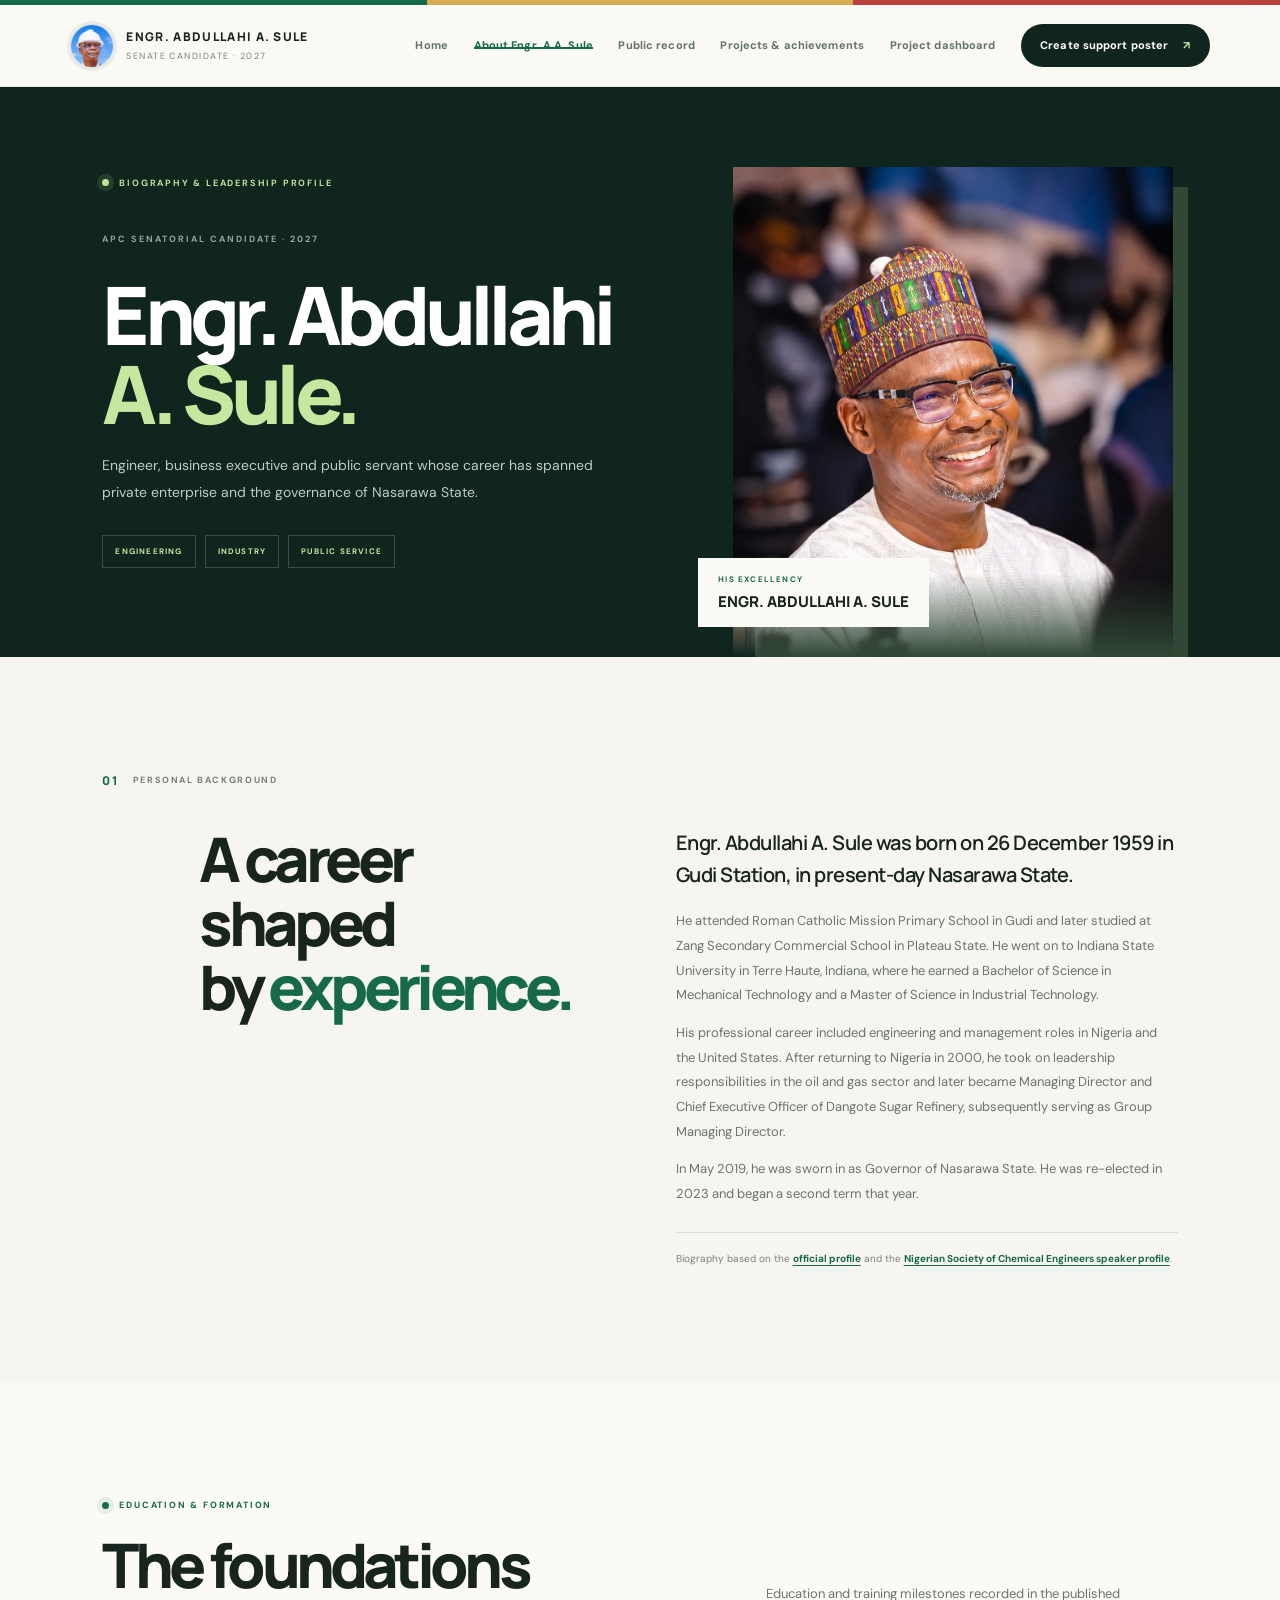
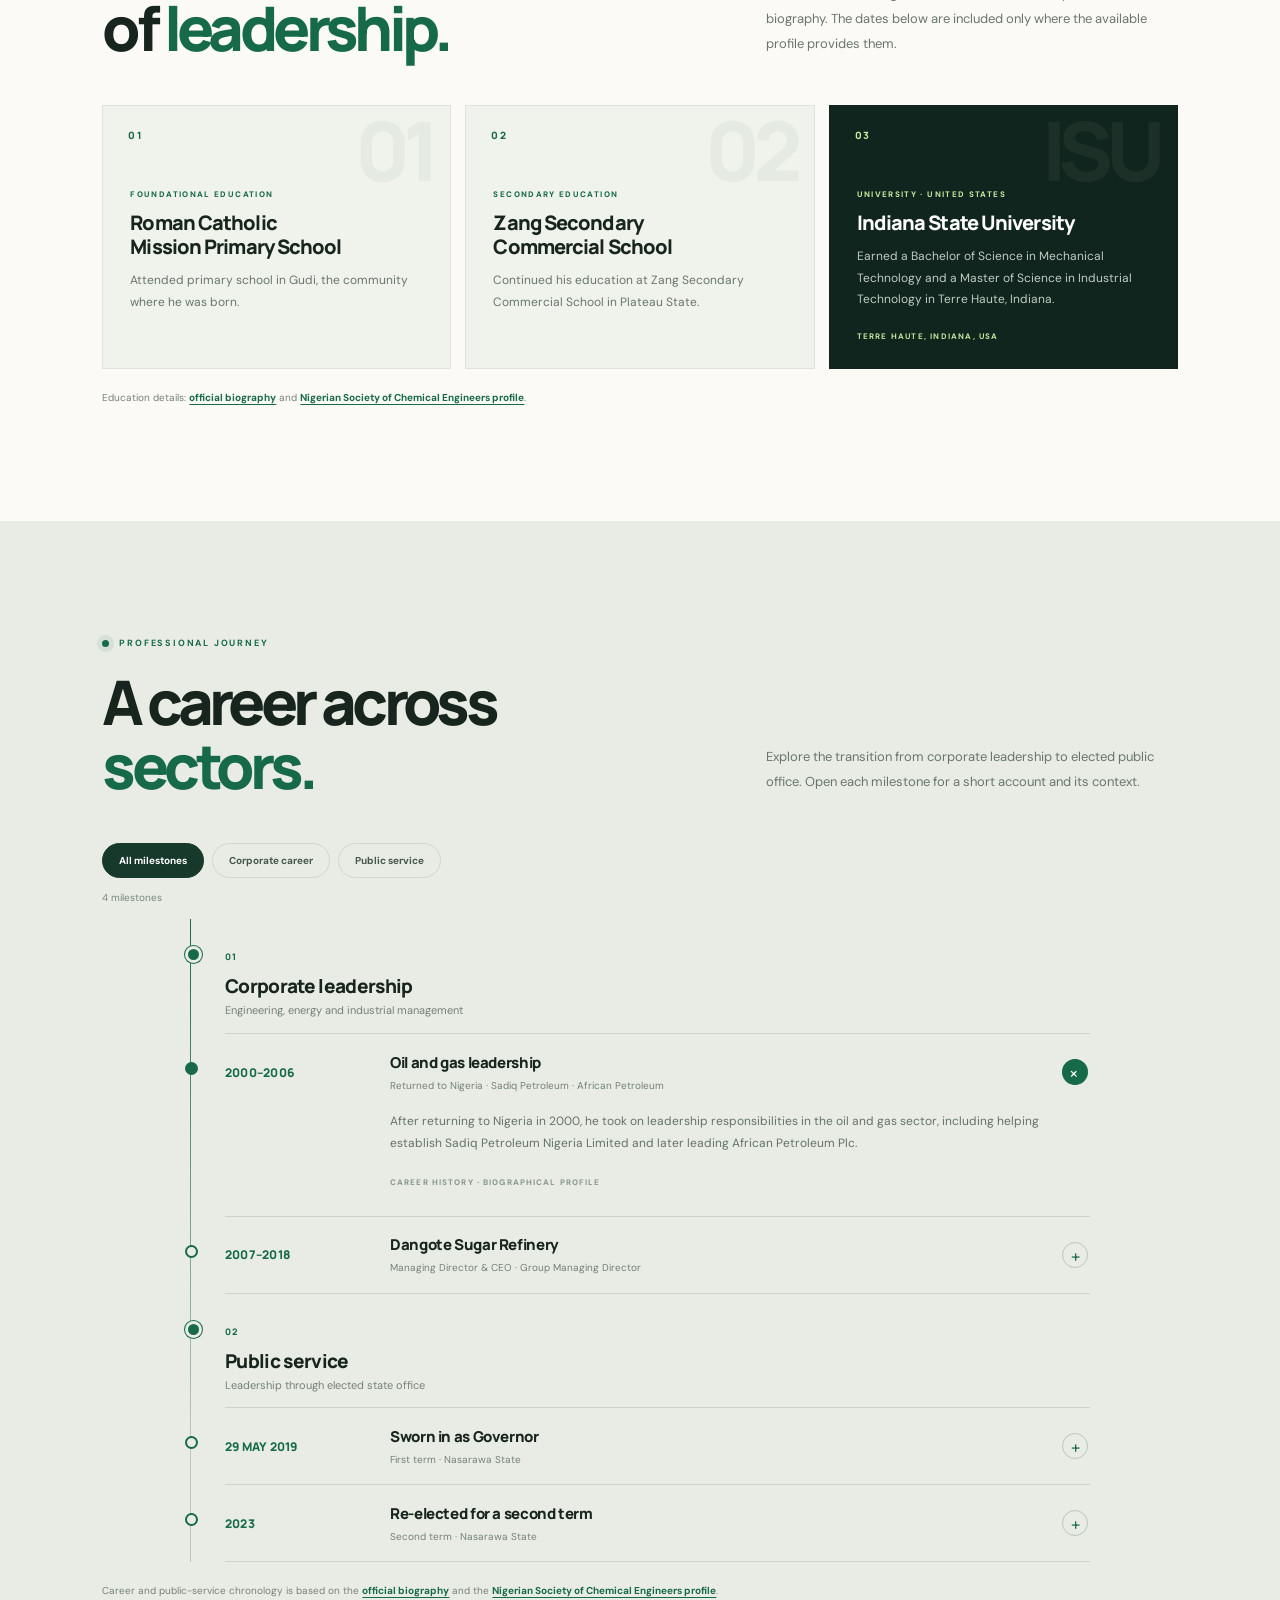
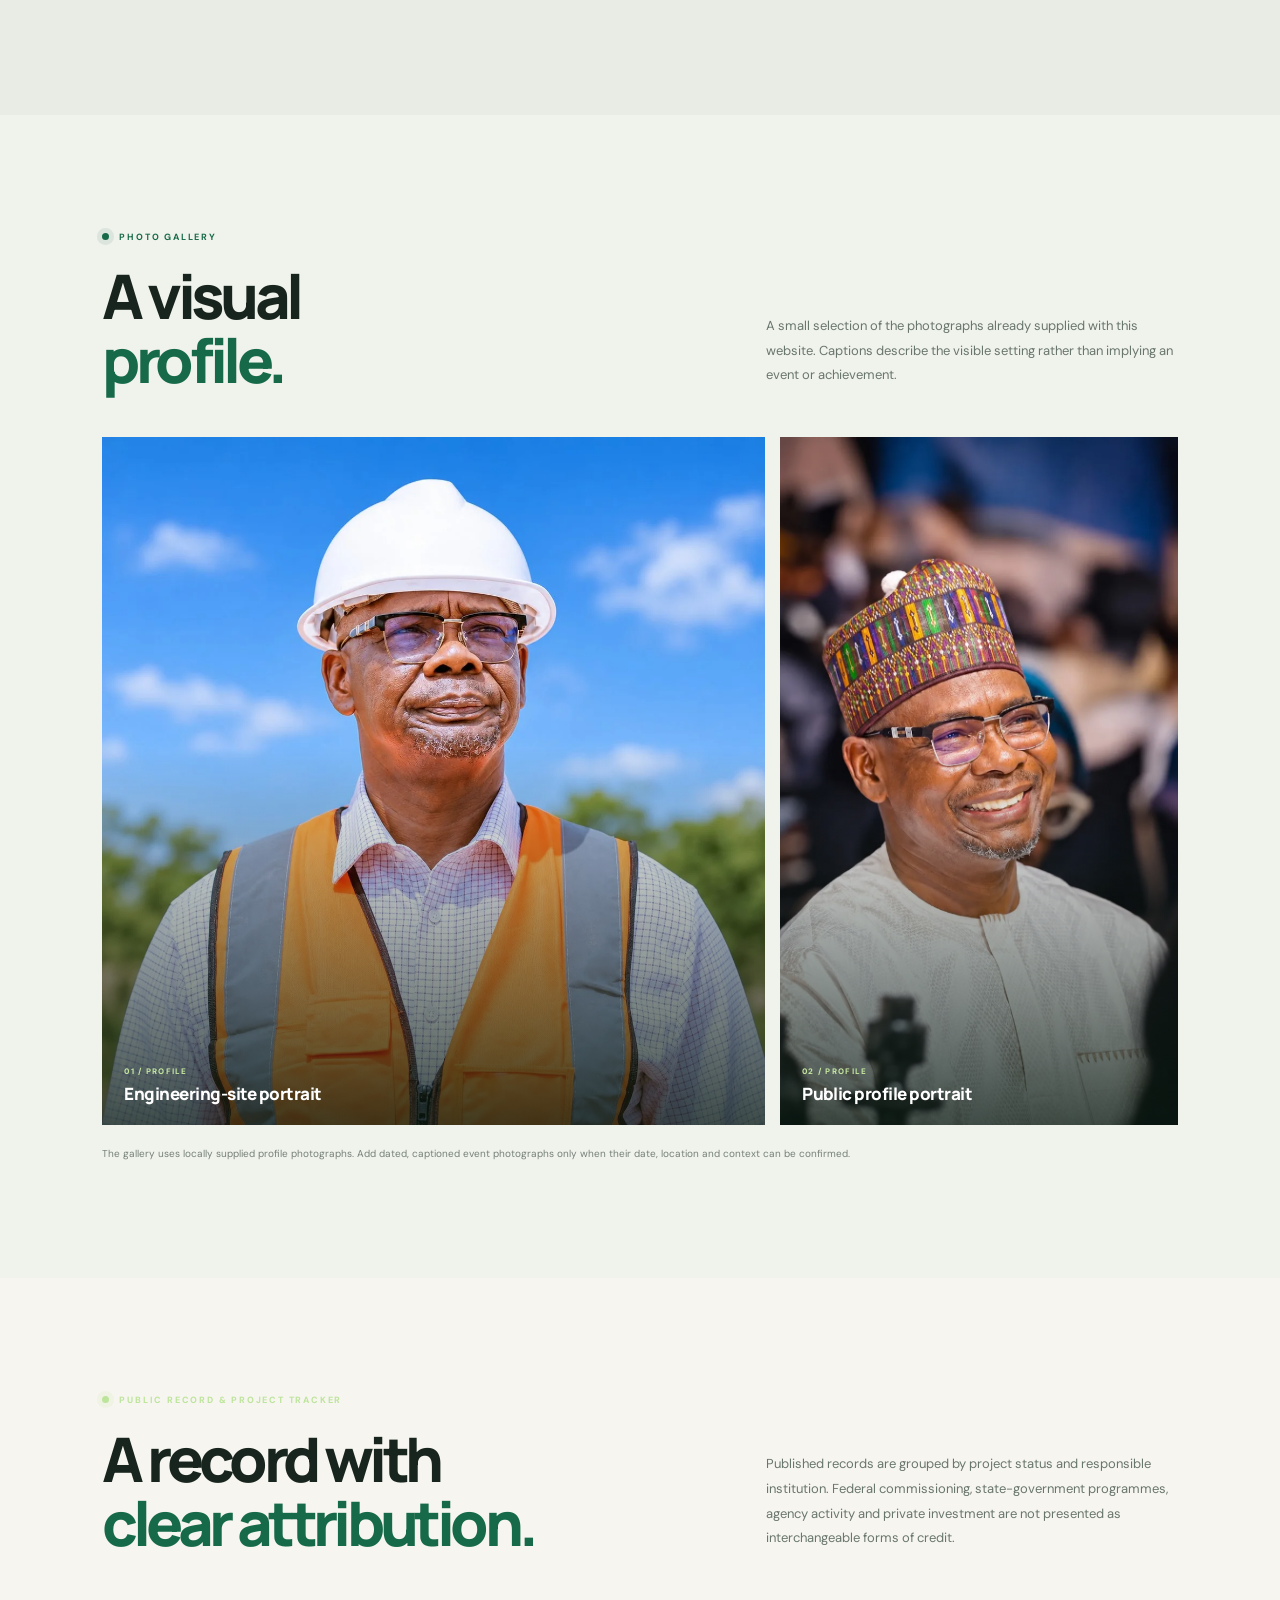
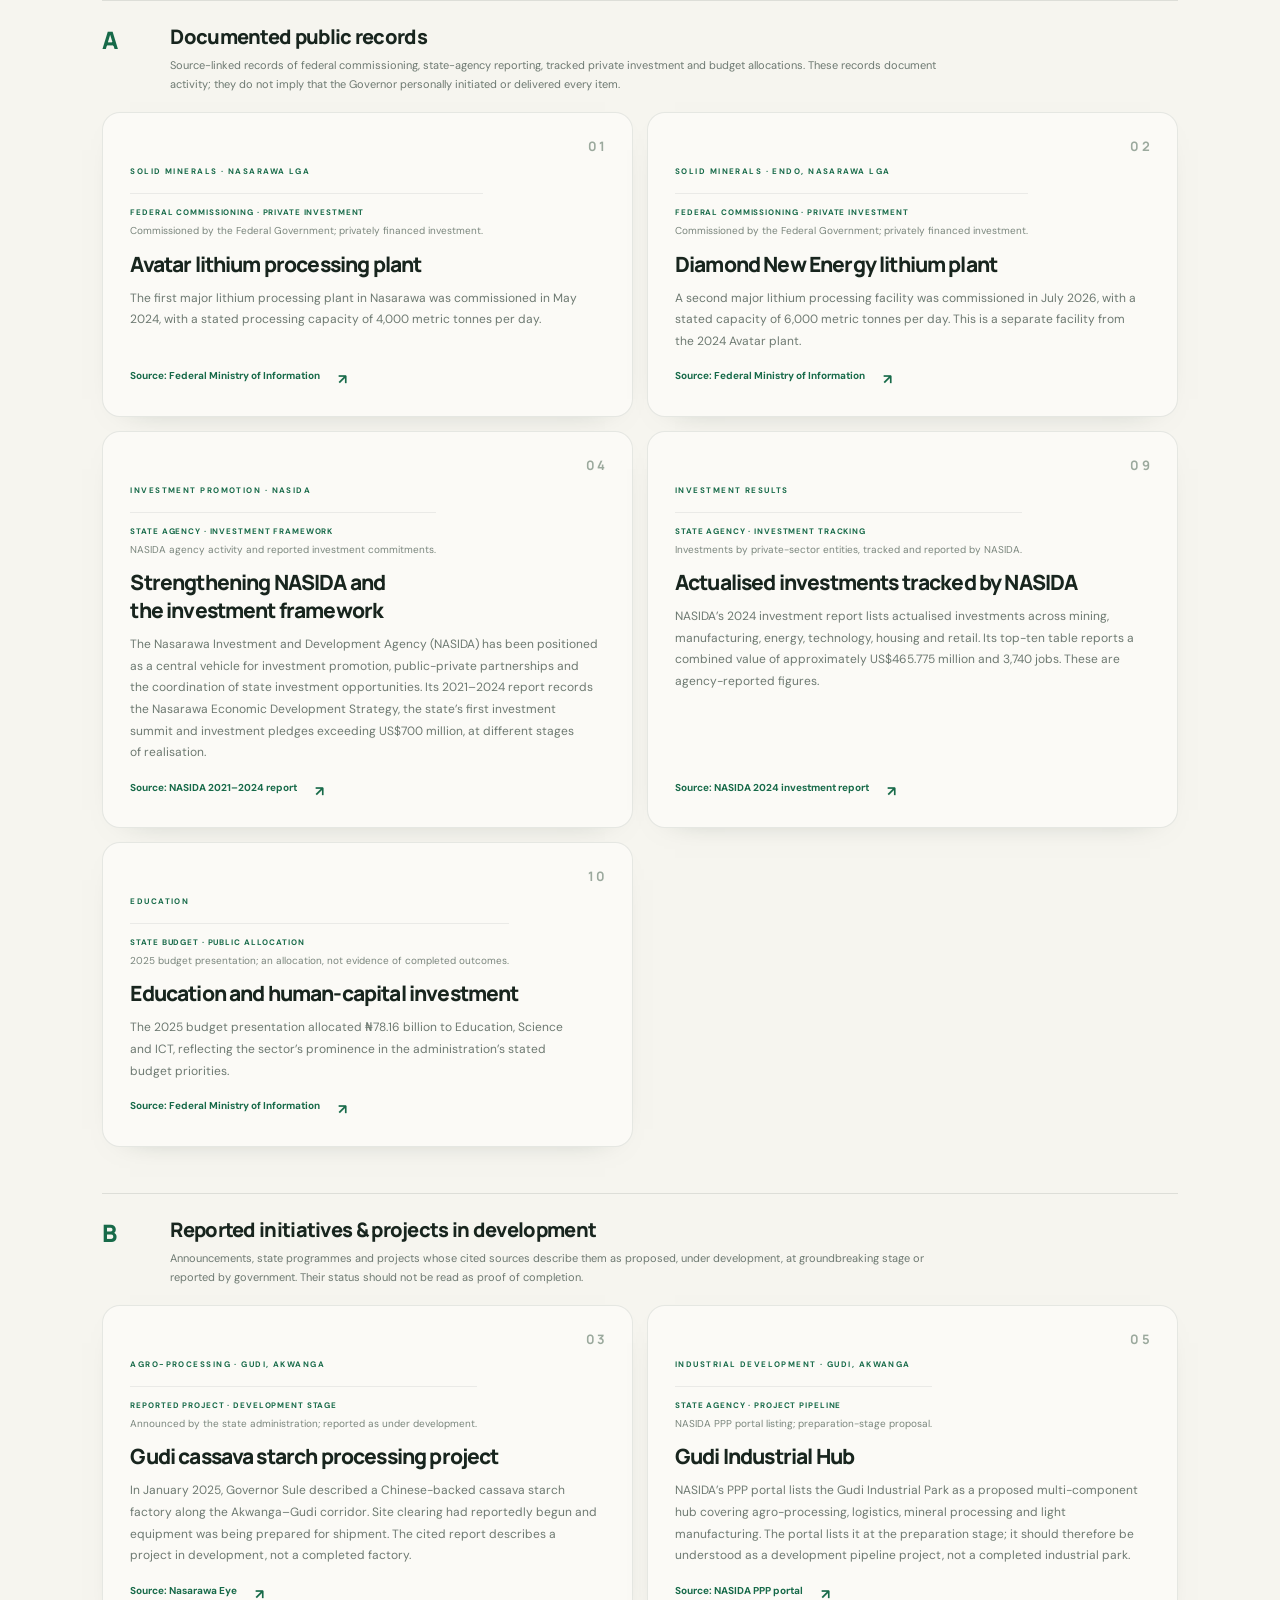
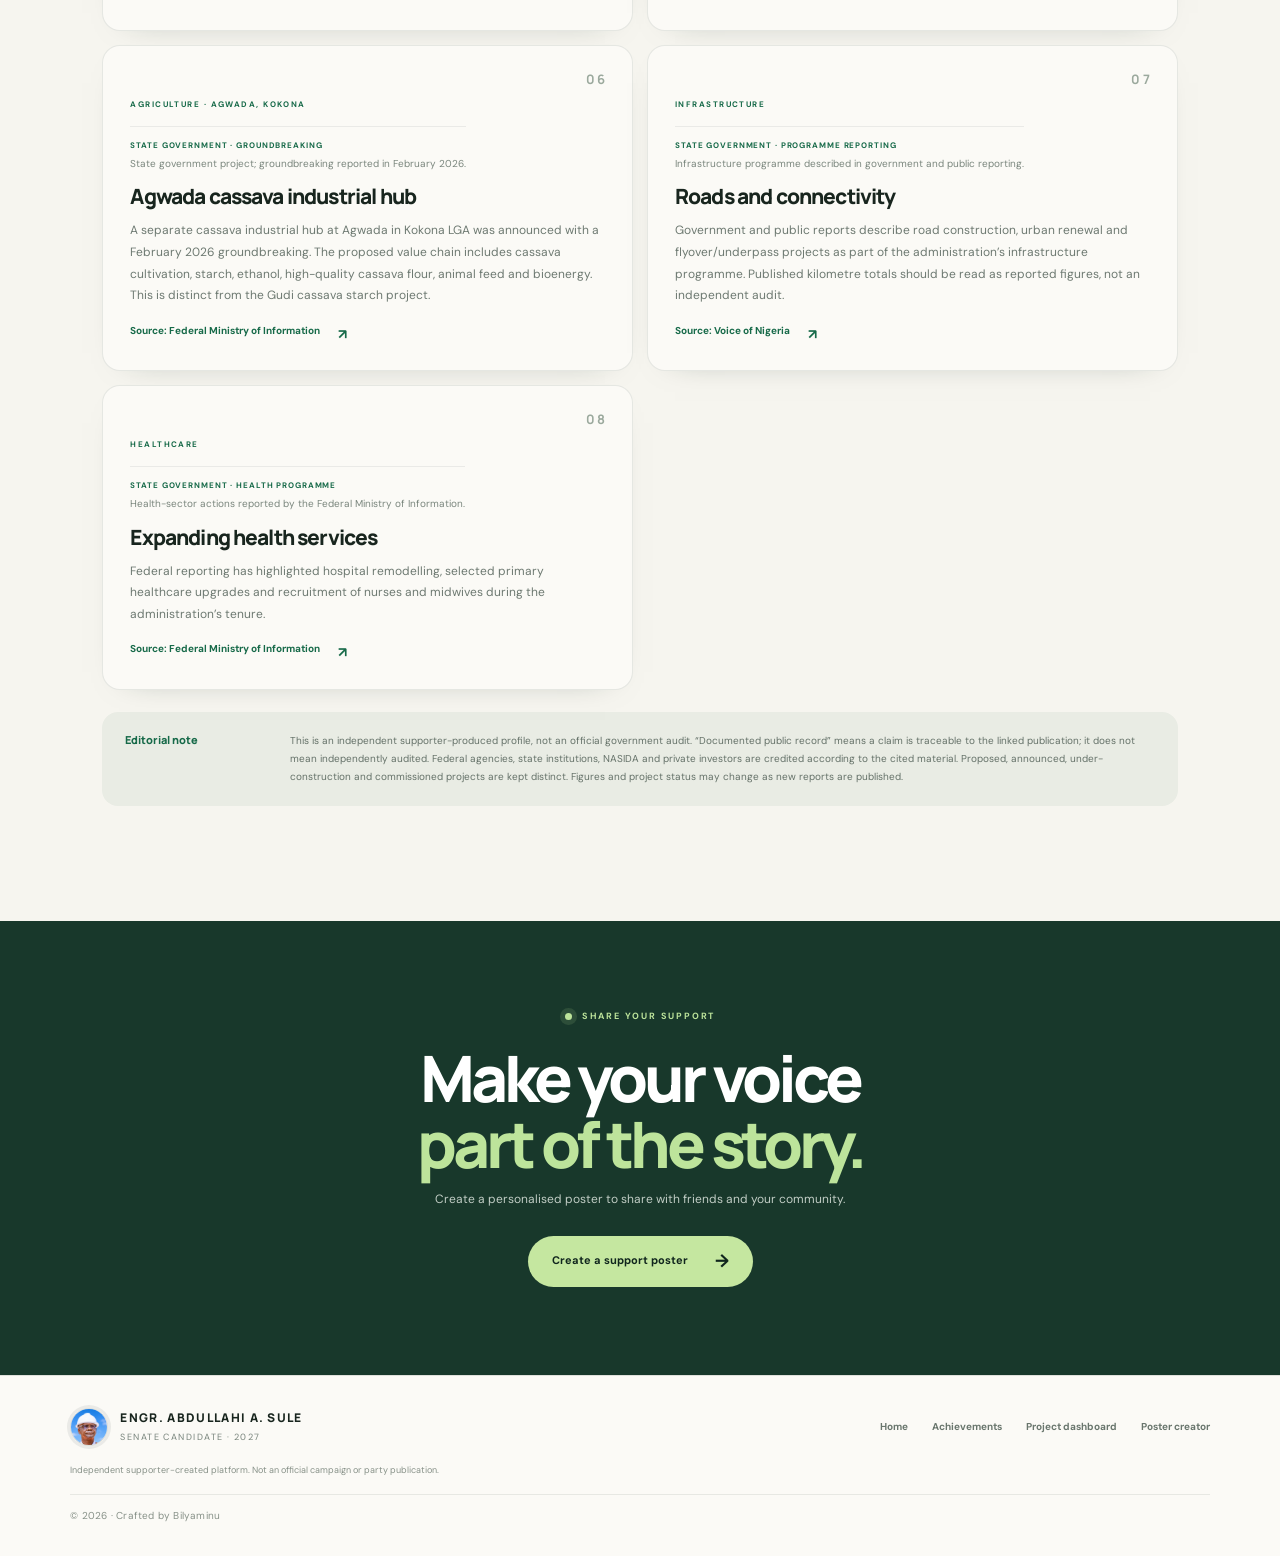
<file: about.html>
<!doctype html>
<html lang="en"><head><meta charset="utf-8"><script>(function(){try{var nav=performance.getEntriesByType('navigation')[0];if(nav&&nav.type==='reload'){history.scrollRestoration='manual';window.addEventListener('pageshow',function(){requestAnimationFrame(function(){requestAnimationFrame(function(){window.scrollTo(0,0);});});},{once:true});}}catch(e){}})();</script><link rel="icon" type="image/png" sizes="64x64" href="favicon.png">
<link rel="apple-touch-icon" href="candidate-logo.png">
<meta name="viewport" content="width=device-width,initial-scale=1"><meta name="theme-color" content="#10251d"><meta name="description" content="Biography, career and public-service profile of Engr. Abdullahi A. Sule."><link rel="canonical" href="__SITE_URL__/about"/><meta property="og:type" content="website"/><meta property="og:site_name" content="Engr. A.A. Sule 2027"/><meta property="og:locale" content="en_NG"/><meta property="og:title" content="About Engr. A.A. Sule | Leadership Profile"/><meta property="og:description" content="Biography, career and public-service profile of Engr. Abdullahi A. Sule."/><meta property="og:url" content="__SITE_URL__/about"/><meta property="og:image" content="__SITE_URL__/og-image.jpg"/><meta property="og:image:type" content="image/jpeg"/><meta property="og:image:width" content="1200"/><meta property="og:image:height" content="630"/><meta property="og:image:alt" content="Engr. Abdullahi A. Sule, APC candidate, Senate 2027 – public service, on the record"/><meta name="twitter:card" content="summary_large_image"/><meta name="twitter:title" content="About Engr. A.A. Sule | Leadership Profile"/><meta name="twitter:description" content="Biography, career and public-service profile of Engr. Abdullahi A. Sule."/><meta name="twitter:image" content="__SITE_URL__/og-image.jpg"/><title>About Engr. A.A. Sule | Leadership Profile</title><link rel="preconnect" href="https://fonts.googleapis.com"><link rel="preconnect" href="https://fonts.gstatic.com" crossorigin><link href="https://fonts.googleapis.com/css2?family=DM+Sans:wght@400;500;600;700&family=Manrope:wght@400;500;600;700;800&display=swap" rel="stylesheet"><link href="css/main.css?v=20261126" rel="stylesheet"/><script defer src="js/site.js?v=20261125"></script><script defer src="js/about.js?v=20261125"></script></head>
<body><a class="skip-link" href="#main">Skip to content</a><div class="topline"><i></i><i></i><i></i></div><header class="header"><a class="brand" href="index.html"><img class="brand-photo" src="candidate-logo.png" alt="Engr. Abdullahi A. Sule"><span><b>ENGR. ABDULLAHI A. SULE</b><small>SENATE CANDIDATE · 2027</small></span></a><button class="menu-toggle" aria-label="Open navigation" aria-expanded="false" aria-controls="site-nav">☰</button><nav class="nav" id="site-nav" aria-label="Main"><a href="index.html">Home</a><a class="active" aria-current="page" href="about.html">About Engr. A.A. Sule</a><a href="index.html#record">Public record</a><a href="index.html#projects">Projects &amp; achievements</a><a href="project-dashboard.html">Project dashboard</a><a class="nav-button" href="generate.html">Create support poster <span>↗</span></a></nav></header>
<main id="main">
<section class="about-hero"><div class="about-hero-copy"><div class="eyebrow"><span></span> BIOGRAPHY &amp; LEADERSHIP PROFILE</div><p class="overline">APC SENATORIAL CANDIDATE · 2027</p><h1>Engr. Abdullahi<br><em>A. Sule.</em></h1><p>Engineer, business executive and public servant whose career has spanned private enterprise and the governance of Nasarawa State.</p><div class="about-tags"><span>ENGINEERING</span><span>INDUSTRY</span><span>PUBLIC SERVICE</span></div></div><div class="about-photo"><picture><source srcset="candidate.webp" type="image/webp"><img src="candidate.jpg" alt="Engr. Abdullahi A. Sule in a white hard hat and orange safety vest" decoding="async"></picture><div class="photo-caption"><small>HIS EXCELLENCY</small><strong>ENGR. ABDULLAHI A. SULE</strong></div></div></section>
<section class="bio-section section-pad"><div class="intro-label"><span class="section-index">01</span><span>PERSONAL BACKGROUND</span></div><div class="bio-layout"><h2>A career shaped<br>by <em>experience.</em></h2><div class="bio-copy"><p class="large-copy">Engr. Abdullahi A. Sule was born on 26 December 1959 in Gudi Station, in present-day Nasarawa State.</p><p>He attended Roman Catholic Mission Primary School in Gudi and later studied at Zang Secondary Commercial School in Plateau State. He went on to Indiana State University in Terre Haute, Indiana, where he earned a Bachelor of Science in Mechanical Technology and a Master of Science in Industrial Technology.</p><p>His professional career included engineering and management roles in Nigeria and the United States. After returning to Nigeria in 2000, he took on leadership responsibilities in the oil and gas sector and later became Managing Director and Chief Executive Officer of Dangote Sugar Refinery, subsequently serving as Group Managing Director.</p><p>In May 2019, he was sworn in as Governor of Nasarawa State. He was re-elected in 2023 and began a second term that year.</p><div class="source-inline">Biography based on the <a href="https://aasule.org/meet-aa-sule/" target="_blank" rel="noopener">official profile</a> and the <a href="https://www.nsche.org/conference/Speaker-detail?id=3" target="_blank" rel="noopener">Nigerian Society of Chemical Engineers speaker profile</a>.</div></div></div></section>
<section class="education-section section-pad" id="education" aria-labelledby="education-title">
  <div class="section-head"><div><div class="eyebrow dark"><span></span> EDUCATION &amp; FORMATION</div><h2 id="education-title">The foundations<br>of <em>leadership.</em></h2></div><p>Education and training milestones recorded in the published biography. The dates below are included only where the available profile provides them.</p></div>
  <div class="education-grid">
    <article class="education-card"><span class="education-count">01</span><div class="education-mark" aria-hidden="true">01</div><p class="education-stage">FOUNDATIONAL EDUCATION</p><h3>Roman Catholic Mission Primary School</h3><p>Attended primary school in Gudi, the community where he was born.</p></article>
    <article class="education-card"><span class="education-count">02</span><div class="education-mark" aria-hidden="true">02</div><p class="education-stage">SECONDARY EDUCATION</p><h3>Zang Secondary Commercial School</h3><p>Continued his education at Zang Secondary Commercial School in Plateau State.</p></article>
    <article class="education-card education-feature"><span class="education-count">03</span><div class="education-mark" aria-hidden="true">ISU</div><p class="education-stage">UNIVERSITY · UNITED STATES</p><h3>Indiana State University</h3><p>Earned a Bachelor of Science in Mechanical Technology and a Master of Science in Industrial Technology in Terre Haute, Indiana.</p><span class="education-location">TERRE HAUTE, INDIANA, USA</span></article>
  </div>
  <p class="source-note">Education details: <a href="https://aasule.org/meet-aa-sule/" target="_blank" rel="noopener">official biography</a> and <a href="https://www.nsche.org/conference/Speaker-detail?id=3" target="_blank" rel="noopener">Nigerian Society of Chemical Engineers profile</a>.</p>
</section>
<section class="career-section section-pad" id="career" aria-labelledby="career-title">
  <div class="section-head"><div><div class="eyebrow dark"><span></span> PROFESSIONAL JOURNEY</div><h2 id="career-title">A career across<br><em>sectors.</em></h2></div><p>Explore the transition from corporate leadership to elected public office. Open each milestone for a short account and its context.</p></div>
  <div class="timeline-tools" role="group" aria-label="Filter career milestones">
    <button class="timeline-filter is-active" type="button" data-timeline-filter="all" aria-pressed="true">All milestones</button>
    <button class="timeline-filter" type="button" data-timeline-filter="corporate" aria-pressed="false">Corporate career</button>
    <button class="timeline-filter" type="button" data-timeline-filter="public" aria-pressed="false">Public service</button>
  </div>
  <p class="timeline-count" id="timeline-count" aria-live="polite">4 milestones</p>
  <div class="journey-timeline" id="journey-timeline">
    <div class="journey-era"><span>01</span><h3>Corporate leadership</h3><p>Engineering, energy and industrial management</p></div>
    <details class="journey-item" data-track="corporate" open><summary><span class="journey-date">2000–2006</span><span class="journey-summary"><strong>Oil and gas leadership</strong><small>Returned to Nigeria · Sadiq Petroleum · African Petroleum</small></span><span class="journey-toggle" aria-hidden="true">+</span></summary><div class="journey-detail"><p>After returning to Nigeria in 2000, he took on leadership responsibilities in the oil and gas sector, including helping establish Sadiq Petroleum Nigeria Limited and later leading African Petroleum Plc.</p><span class="journey-attribution">CAREER HISTORY · BIOGRAPHICAL PROFILE</span></div></details>
    <details class="journey-item" data-track="corporate"><summary><span class="journey-date">2007–2018</span><span class="journey-summary"><strong>Dangote Sugar Refinery</strong><small>Managing Director &amp; CEO · Group Managing Director</small></span><span class="journey-toggle" aria-hidden="true">+</span></summary><div class="journey-detail"><p>Appointed Managing Director and Chief Executive Officer in 2007, he later served as Group Managing Director, with the profile recording his confirmation in that role in 2018.</p><span class="journey-attribution">CORPORATE LEADERSHIP · BIOGRAPHICAL PROFILE</span></div></details>
    <div class="journey-era public-era"><span>02</span><h3>Public service</h3><p>Leadership through elected state office</p></div>
    <details class="journey-item" data-track="public"><summary><span class="journey-date">29 MAY 2019</span><span class="journey-summary"><strong>Sworn in as Governor</strong><small>First term · Nasarawa State</small></span><span class="journey-toggle" aria-hidden="true">+</span></summary><div class="journey-detail"><p>Sworn in as Executive Governor of Nasarawa State on 29 May 2019.</p><span class="journey-attribution">PUBLIC OFFICE · OFFICIAL BIOGRAPHY</span></div></details>
    <details class="journey-item" data-track="public"><summary><span class="journey-date">2023</span><span class="journey-summary"><strong>Re-elected for a second term</strong><small>Second term · Nasarawa State</small></span><span class="journey-toggle" aria-hidden="true">+</span></summary><div class="journey-detail"><p>Returned to office following the 2023 governorship election and began a second term.</p><span class="journey-attribution">PUBLIC OFFICE · OFFICIAL BIOGRAPHY</span></div></details>
  </div>
  <p class="source-note">Career and public-service chronology is based on the <a href="https://aasule.org/meet-aa-sule/" target="_blank" rel="noopener">official biography</a> and the <a href="https://www.nsche.org/conference/Speaker-detail?id=3" target="_blank" rel="noopener">Nigerian Society of Chemical Engineers profile</a>.</p>
</section>
<section class="profile-gallery section-pad" aria-labelledby="gallery-title">
  <div class="section-head"><div><div class="eyebrow dark"><span></span> PHOTO GALLERY</div><h2 id="gallery-title">A visual<br><em>profile.</em></h2></div><p>A small selection of the photographs already supplied with this website. Captions describe the visible setting rather than implying an event or achievement.</p></div>
  <div class="profile-gallery-grid">
    <figure class="gallery-frame gallery-wide"><img src="hero.webp" alt="Engr. Abdullahi A. Sule wearing a white hard hat and orange safety vest outdoors" loading="lazy"><figcaption><span>01 / PROFILE</span><strong>Engineering-site portrait</strong></figcaption></figure>
    <figure class="gallery-frame"><img src="candidate.webp" alt="Engr. Abdullahi A. Sule in traditional attire at an indoor public gathering" loading="lazy"><figcaption><span>02 / PROFILE</span><strong>Public profile portrait</strong></figcaption></figure>
  </div>
  <p class="source-note">The gallery uses locally supplied profile photographs. Add dated, captioned event photographs only when their date, location and context can be confirmed.</p>
</section>
<section class="achievements-section section-pad" id="achievements"><div class="section-head"><div><div class="eyebrow"><span></span> PUBLIC RECORD &amp; PROJECT TRACKER</div><h2>A record with<br><em>clear attribution.</em></h2></div><p>Published records are grouped by project status and responsible institution. Federal commissioning, state-government programmes, agency activity and private investment are not presented as interchangeable forms of credit.</p></div>
<div class="achievement-group-heading"><span class="group-index">A</span><div><h3>Documented public records</h3><p>Source-linked records of federal commissioning, state-agency reporting, tracked private investment and budget allocations. These records document activity; they do not imply that the Governor personally initiated or delivered every item.</p></div></div>
<div class="achievement-grid documented-grid">
<article class="achievement-card"><span class="achievement-index">01</span><div class="achievement-category">SOLID MINERALS · NASARAWA LGA</div><div class="achievement-attribution"><strong>FEDERAL COMMISSIONING · PRIVATE INVESTMENT</strong><span>Commissioned by the Federal Government; privately financed investment.</span></div><h3>Avatar lithium processing plant</h3><p>The first major lithium processing plant in Nasarawa was commissioned in May 2024, with a stated processing capacity of 4,000 metric tonnes per day.</p><a href="https://fmino.gov.ng/president-bola-tinubu-commissioned-first-largest-lithium-processing-plant-in-nasarawa/" target="_blank" rel="noopener">Source: Federal Ministry of Information <b>↗</b></a></article>
<article class="achievement-card"><span class="achievement-index">02</span><div class="achievement-category">SOLID MINERALS · ENDO, NASARAWA LGA</div><div class="achievement-attribution"><strong>FEDERAL COMMISSIONING · PRIVATE INVESTMENT</strong><span>Commissioned by the Federal Government; privately financed investment.</span></div><h3>Diamond New Energy lithium plant</h3><p>A second major lithium processing facility was commissioned in July 2026, with a stated capacity of 6,000 metric tonnes per day. This is a separate facility from the 2024 Avatar plant.</p><a href="https://fmino.gov.ng/president-tinubu-commissions-6-000-metric-tons-per-day-lithium-processing-plant-in-nasarawa-state/" target="_blank" rel="noopener">Source: Federal Ministry of Information <b>↗</b></a></article>
<article class="achievement-card"><span class="achievement-index">04</span><div class="achievement-category">INVESTMENT PROMOTION · NASIDA</div><div class="achievement-attribution"><strong>STATE AGENCY · INVESTMENT FRAMEWORK</strong><span>NASIDA agency activity and reported investment commitments.</span></div><h3>Strengthening NASIDA and the investment framework</h3><p>The Nasarawa Investment and Development Agency (NASIDA) has been positioned as a central vehicle for investment promotion, public-private partnerships and the coordination of state investment opportunities. Its 2021–2024 report records the Nasarawa Economic Development Strategy, the state’s first investment summit and investment pledges exceeding US$700 million, at different stages of realisation.</p><a href="https://api.nasida.na.gov.ng/services/NASIDA/08-01-2025/NASIDA%20REPORT%200.6.pdf" target="_blank" rel="noopener">Source: NASIDA 2021–2024 report <b>↗</b></a></article>
<article class="achievement-card"><span class="achievement-index">09</span><div class="achievement-category">INVESTMENT RESULTS</div><div class="achievement-attribution"><strong>STATE AGENCY · INVESTMENT TRACKING</strong><span>Investments by private-sector entities, tracked and reported by NASIDA.</span></div><h3>Actualised investments tracked by NASIDA</h3><p>NASIDA’s 2024 investment report lists actualised investments across mining, manufacturing, energy, technology, housing and retail. Its top-ten table reports a combined value of approximately US$465.775 million and 3,740 jobs. These are agency-reported figures.</p><a href="https://api.nasida.na.gov.ng/services/NASIDA/27-02-2025/2024%20Report%20of%20Investments%20in%20Nasarawa.pdf" target="_blank" rel="noopener">Source: NASIDA 2024 investment report <b>↗</b></a></article>
<article class="achievement-card"><span class="achievement-index">10</span><div class="achievement-category">EDUCATION</div><div class="achievement-attribution"><strong>STATE BUDGET · PUBLIC ALLOCATION</strong><span>2025 budget presentation; an allocation, not evidence of completed outcomes.</span></div><h3>Education and human-capital investment</h3><p>The 2025 budget presentation allocated ₦78.16 billion to Education, Science and ICT, reflecting the sector’s prominence in the administration’s stated budget priorities.</p><a href="https://fmino.gov.ng/gov-sule-presents-n382-57bn-2025-budget-to-nasarawa-assembly-as-education-takes-lion-share/" target="_blank" rel="noopener">Source: Federal Ministry of Information <b>↗</b></a></article>
</div>
<div class="achievement-group-heading initiative-heading"><span class="group-index">B</span><div><h3>Reported initiatives &amp; projects in development</h3><p>Announcements, state programmes and projects whose cited sources describe them as proposed, under development, at groundbreaking stage or reported by government. Their status should not be read as proof of completion.</p></div></div>
<div class="achievement-grid initiative-grid">
<article class="achievement-card"><span class="achievement-index">03</span><div class="achievement-category">AGRO-PROCESSING · GUDI, AKWANGA</div><div class="achievement-attribution"><strong>REPORTED PROJECT · DEVELOPMENT STAGE</strong><span>Announced by the state administration; reported as under development.</span></div><h3>Gudi cassava starch processing project</h3><p>In January 2025, Governor Sule described a Chinese-backed cassava starch factory along the Akwanga–Gudi corridor. Site clearing had reportedly begun and equipment was being prepared for shipment. The cited report describes a project in development, not a completed factory.</p><a href="https://nasarawaeye.com/2025/01/29/put-in-more-efforts-to-sustain-policies-of-my-administration-gov-sule-charges-permanent-secretaries/" target="_blank" rel="noopener">Source: Nasarawa Eye <b>↗</b></a></article>
<article class="achievement-card"><span class="achievement-index">05</span><div class="achievement-category">INDUSTRIAL DEVELOPMENT · GUDI, AKWANGA</div><div class="achievement-attribution"><strong>STATE AGENCY · PROJECT PIPELINE</strong><span>NASIDA PPP portal listing; preparation-stage proposal.</span></div><h3>Gudi Industrial Hub</h3><p>NASIDA’s PPP portal lists the Gudi Industrial Park as a proposed multi-component hub covering agro-processing, logistics, mineral processing and light manufacturing. The portal lists it at the preparation stage; it should therefore be understood as a development pipeline project, not a completed industrial park.</p><a href="https://ppp.nasida.na.gov.ng/project/gudi-industrial-park-project" target="_blank" rel="noopener">Source: NASIDA PPP portal <b>↗</b></a></article>
<article class="achievement-card"><span class="achievement-index">06</span><div class="achievement-category">AGRICULTURE · AGWADA, KOKONA</div><div class="achievement-attribution"><strong>STATE GOVERNMENT · GROUNDBREAKING</strong><span>State government project; groundbreaking reported in February 2026.</span></div><h3>Agwada cassava industrial hub</h3><p>A separate cassava industrial hub at Agwada in Kokona LGA was announced with a February 2026 groundbreaking. The proposed value chain includes cassava cultivation, starch, ethanol, high-quality cassava flour, animal feed and bioenergy. This is distinct from the Gudi cassava starch project.</p><a href="https://fmino.gov.ng/governor-sule-performs-ground-breaking-of-n30bn-cassava-industrial-hub/" target="_blank" rel="noopener">Source: Federal Ministry of Information <b>↗</b></a></article>
<article class="achievement-card"><span class="achievement-index">07</span><div class="achievement-category">INFRASTRUCTURE</div><div class="achievement-attribution"><strong>STATE GOVERNMENT · PROGRAMME REPORTING</strong><span>Infrastructure programme described in government and public reporting.</span></div><h3>Roads and connectivity</h3><p>Government and public reports describe road construction, urban renewal and flyover/underpass projects as part of the administration’s infrastructure programme. Published kilometre totals should be read as reported figures, not an independent audit.</p><a href="https://von.gov.ng/nasarawa-governor-presents-%E2%82%A6517-54bn-budget-for-state-development/" target="_blank" rel="noopener">Source: Voice of Nigeria <b>↗</b></a></article>
<article class="achievement-card"><span class="achievement-index">08</span><div class="achievement-category">HEALTHCARE</div><div class="achievement-attribution"><strong>STATE GOVERNMENT · HEALTH PROGRAMME</strong><span>Health-sector actions reported by the Federal Ministry of Information.</span></div><h3>Expanding health services</h3><p>Federal reporting has highlighted hospital remodelling, selected primary healthcare upgrades and recruitment of nurses and midwives during the administration’s tenure.</p><a href="https://fmino.gov.ng/governor-sule-receives-nurses-most-friendly-governor-award-dedicates-honour-to-nasarawa-health-workers/" target="_blank" rel="noopener">Source: Federal Ministry of Information <b>↗</b></a></article>
</div>
<div class="editorial-note"><strong>Editorial note</strong><p>This is an independent supporter-produced profile, not an official government audit. “Documented public record” means a claim is traceable to the linked publication; it does not mean independently audited. Federal agencies, state institutions, NASIDA and private investors are credited according to the cited material. Proposed, announced, under-construction and commissioned projects are kept distinct. Figures and project status may change as new reports are published.</p></div></section>
<section class="about-cta"><div><div class="eyebrow"><span></span> SHARE YOUR SUPPORT</div><h2>Make your voice<br><em>part of the story.</em></h2><p>Create a personalised poster to share with friends and your community.</p><a class="btn btn-lime" href="generate.html">Create a support poster <b>→</b></a></div></section></main>
<footer class="footer"><a class="brand footer-brand" href="index.html"><img class="brand-photo" src="candidate-logo.png" alt="Engr. Abdullahi A. Sule"><span><b>ENGR. ABDULLAHI A. SULE</b><small>SENATE CANDIDATE · 2027</small></span></a><div class="footer-links"><a href="index.html">Home</a><a href="#achievements">Achievements</a><a href="project-dashboard.html">Project dashboard</a><a href="generate.html">Poster creator</a></div><p>Independent supporter-created platform. Not an official campaign or party publication.</p><small>© 2026 · Crafted by Bilyaminu</small></footer></body></html>
</file>
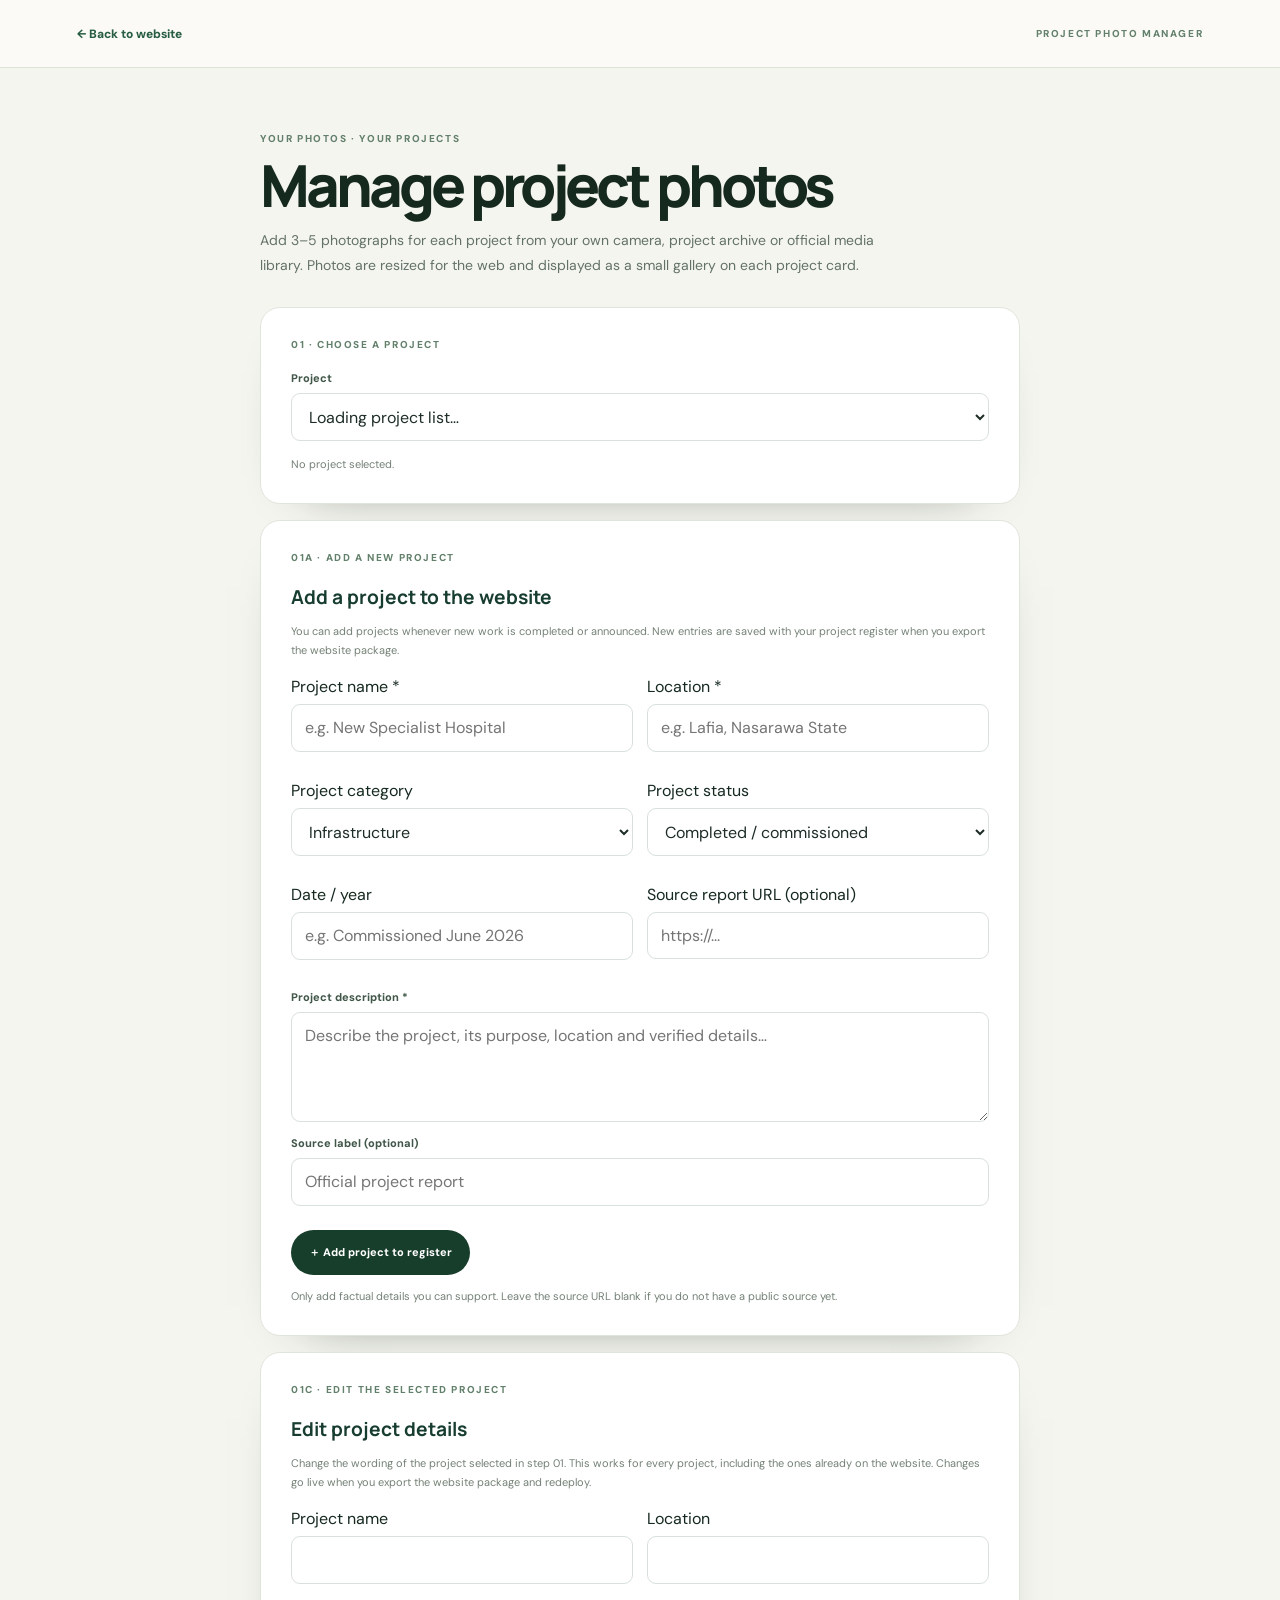
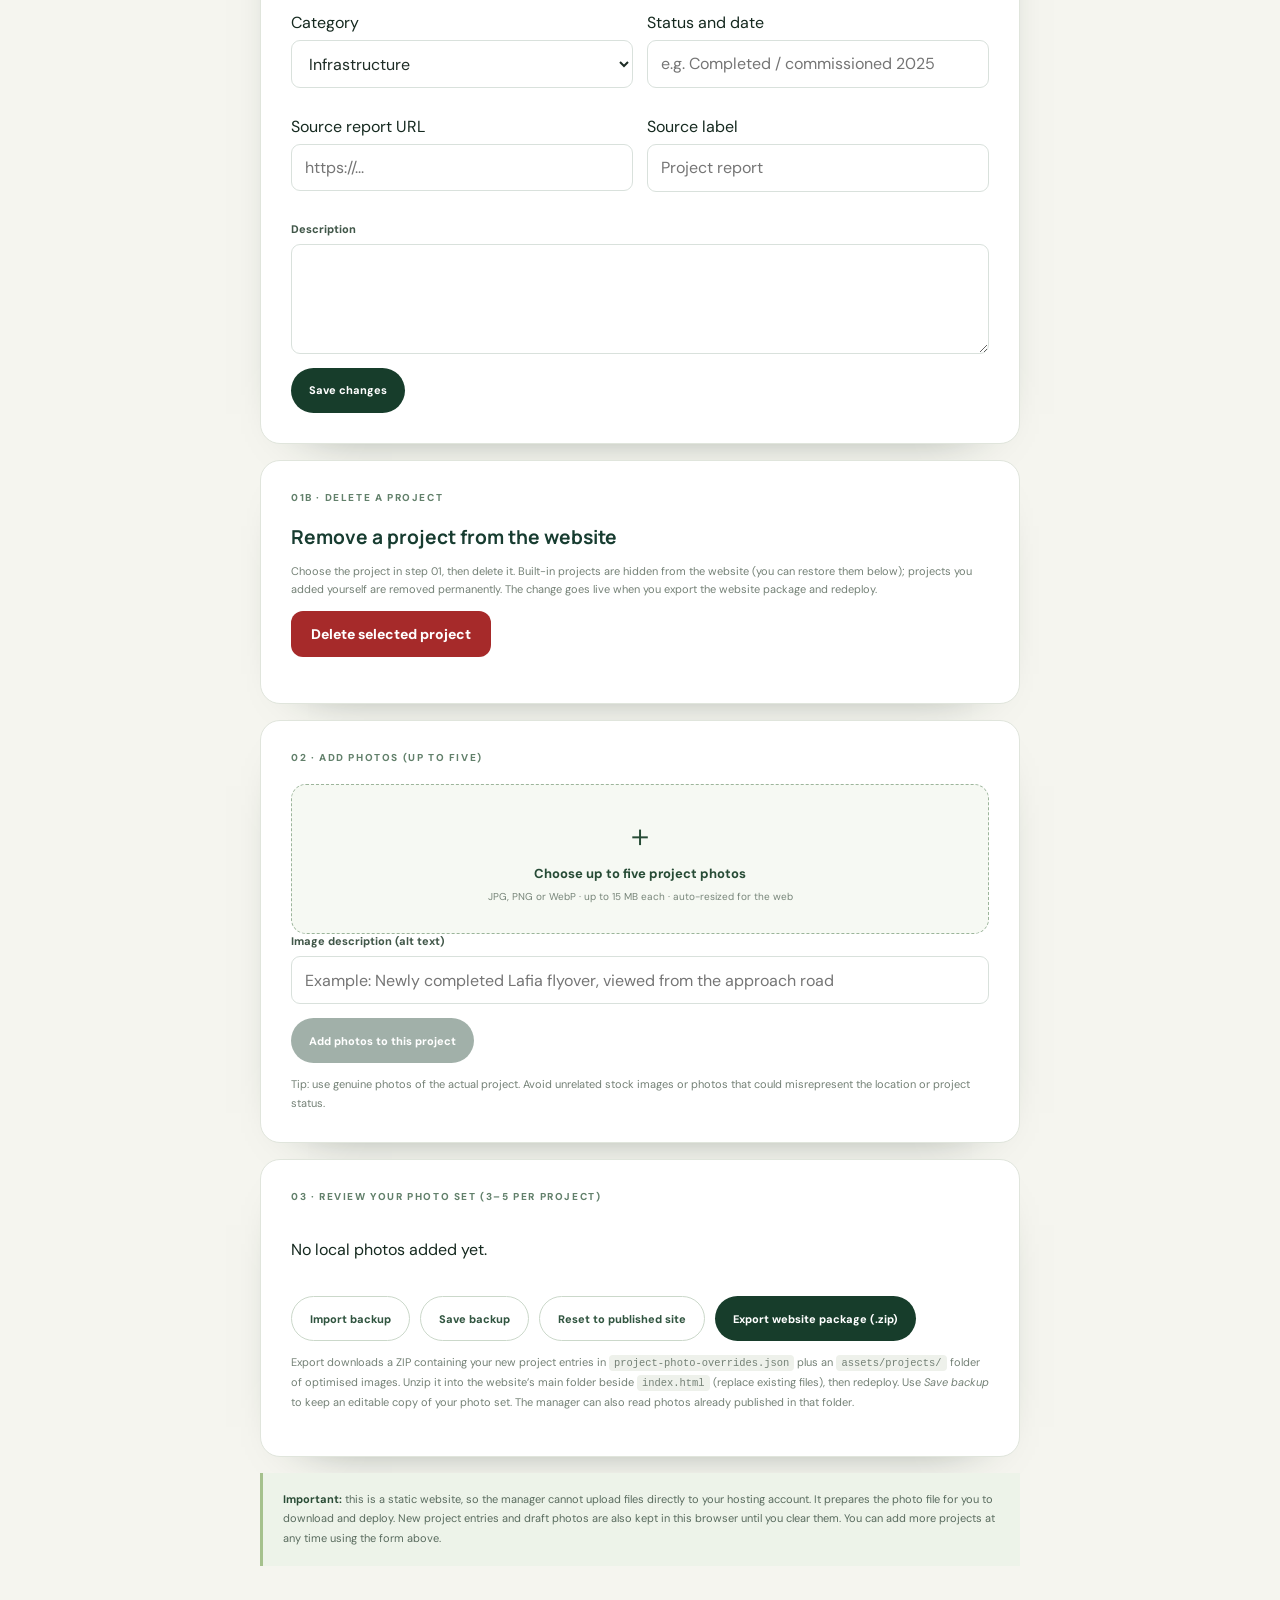
<file: manage-project-photos.html>
<!doctype html>
<html lang="en"><head><meta charset="utf-8"><meta name="viewport" content="width=device-width,initial-scale=1"><meta name="robots" content="noindex,nofollow"><title>Project Photo Manager · A.A. Sule 2027</title><link rel="preconnect" href="https://fonts.googleapis.com"><link href="https://fonts.googleapis.com/css2?family=DM+Sans:wght@400;500;600;700&family=Manrope:wght@600;700;800&display=swap" rel="stylesheet"><link href="css/main.css?v=20261126" rel="stylesheet"/><link rel="stylesheet" href="css/project-photo-manager.css"></head>
<body class="photo-manager-page"><header class="pm-header"><a href="index.html" class="pm-brand">← Back to website</a><span>PROJECT PHOTO MANAGER</span></header><main class="pm-main"><div class="pm-intro"><p class="pm-kicker">YOUR PHOTOS · YOUR PROJECTS</p><h1>Manage project photos</h1><p>Add 3–5 photographs for each project from your own camera, project archive or official media library. Photos are resized for the web and displayed as a small gallery on each project card.</p></div>
<section class="pm-panel"><div class="pm-step">01 · CHOOSE A PROJECT</div><label for="projectSelect">Project</label><select id="projectSelect"><option>Loading project list…</option></select><div class="pm-current" id="currentStatus" aria-live="polite">No project selected.</div></section>
<section class="pm-panel pm-add-project"><div class="pm-step">01A · ADD A NEW PROJECT</div><h2>Add a project to the website</h2><p class="pm-help">You can add projects whenever new work is completed or announced. New entries are saved with your project register when you export the website package.</p><div class="pm-form-grid"><div><label for="newProjectTitle">Project name *</label><input id="newProjectTitle" type="text" maxlength="120" placeholder="e.g. New Specialist Hospital" required></div><div><label for="newProjectLocation">Location *</label><input id="newProjectLocation" type="text" maxlength="80" placeholder="e.g. Lafia, Nasarawa State" required></div><div><label for="newProjectCategory">Project category</label><select id="newProjectCategory"><option value="infrastructure">Infrastructure</option><option value="industry">Industry &amp; investment</option><option value="health">Health &amp; education</option><option value="agriculture">Agriculture &amp; environment</option></select></div><div><label for="newProjectStatus">Project status</label><select id="newProjectStatus"><option>Completed / commissioned</option><option>Under construction</option><option>Ongoing</option><option>Announced</option><option>Proposed</option><option>Reported</option></select></div><div><label for="newProjectDate">Date / year</label><input id="newProjectDate" type="text" maxlength="50" placeholder="e.g. Commissioned June 2026"></div><div><label for="newProjectSource">Source report URL (optional)</label><input id="newProjectSource" type="url" placeholder="https://..."></div></div><label for="newProjectDescription">Project description *</label><textarea id="newProjectDescription" rows="4" maxlength="900" placeholder="Describe the project, its purpose, location and verified details…"></textarea><label for="newProjectSourceLabel">Source label (optional)</label><input id="newProjectSourceLabel" type="text" maxlength="80" placeholder="Official project report"><button id="addProjectButton" class="pm-primary" type="button">＋ Add project to register</button><p class="pm-help">Only add factual details you can support. Leave the source URL blank if you do not have a public source yet.</p></section>
<section class="pm-panel pm-edit-project"><div class="pm-step">01C · EDIT THE SELECTED PROJECT</div><h2>Edit project details</h2><p class="pm-help">Change the wording of the project selected in step 01. This works for every project, including the ones already on the website. Changes go live when you export the website package and redeploy.</p><div class="pm-form-grid"><div><label for="editTitle">Project name</label><input id="editTitle" type="text" maxlength="120"></div><div><label for="editLocation">Location</label><input id="editLocation" type="text" maxlength="80"></div><div><label for="editCategory">Category</label><select id="editCategory"><option value="infrastructure">Infrastructure</option><option value="industry">Industry &amp; investment</option><option value="health">Health &amp; education</option><option value="agriculture">Agriculture &amp; environment</option></select></div><div><label for="editStatus">Status and date</label><input id="editStatus" type="text" maxlength="80" placeholder="e.g. Completed / commissioned 2025"></div><div><label for="editSourceUrl">Source report URL</label><input id="editSourceUrl" type="url" placeholder="https://..."></div><div><label for="editSourceLabel">Source label</label><input id="editSourceLabel" type="text" maxlength="80" placeholder="Project report"></div></div><label for="editDescription">Description</label><textarea id="editDescription" rows="4" maxlength="900"></textarea><button id="saveEditButton" class="pm-primary" type="button">Save changes</button> <button id="revertEditButton" class="pm-secondary" type="button" hidden>Revert to original wording</button></section>
<section class="pm-panel pm-delete-project"><div class="pm-step">01B · DELETE A PROJECT</div><h2>Remove a project from the website</h2><p class="pm-help">Choose the project in step 01, then delete it. Built-in projects are hidden from the website (you can restore them below); projects you added yourself are removed permanently. The change goes live when you export the website package and redeploy.</p><button id="deleteProjectButton" class="pm-danger" type="button">Delete selected project</button><div id="deletedList" class="pm-list"></div></section>
<section class="pm-panel"><div class="pm-step">02 · ADD PHOTOS (UP TO FIVE)</div><label class="pm-upload" for="photoInput"><span class="pm-upload-icon">＋</span><strong>Choose up to five project photos</strong><small>JPG, PNG or WebP · up to 15 MB each · auto-resized for the web</small></label><input id="photoInput" type="file" accept="image/jpeg,image/png,image/webp" multiple hidden><div class="pm-preview-wrap" id="previewWrap" hidden><div id="pendingPreviewList" class="pm-pending-grid"></div><div class="pm-preview-meta" id="photoMeta"></div></div><label for="photoAlt">Image description (alt text)</label><input id="photoAlt" type="text" maxlength="180" placeholder="Example: Newly completed Lafia flyover, viewed from the approach road"><button id="savePhoto" class="pm-primary" type="button" disabled>Add photos to this project</button><p class="pm-help">Tip: use genuine photos of the actual project. Avoid unrelated stock images or photos that could misrepresent the location or project status.</p></section>
<section class="pm-panel"><div class="pm-step">03 · REVIEW YOUR PHOTO SET (3–5 PER PROJECT)</div><div id="photoList" class="pm-list"><p>No local photos added yet.</p></div><div class="pm-actions"><button id="importButton" class="pm-secondary" type="button">Import backup</button><button id="backupButton" class="pm-secondary" type="button">Save backup</button><button id="resetDraftButton" class="pm-secondary" type="button">Reset to published site</button><input id="importInput" type="file" accept="application/json,.json" hidden><button id="exportButton" class="pm-primary" type="button">Export website package (.zip)</button></div><p class="pm-help">Export downloads a ZIP containing your new project entries in <code>project-photo-overrides.json</code> plus an <code>assets/projects/</code> folder of optimised images. Unzip it into the website’s main folder beside <code>index.html</code> (replace existing files), then redeploy. Use <em>Save backup</em> to keep an editable copy of your photo set. The manager can also read photos already published in that folder.</p><div id="managerStatus" class="pm-status" role="status" aria-live="polite"></div></section>
<div class="pm-note"><strong>Important:</strong> this is a static website, so the manager cannot upload files directly to your hosting account. It prepares the photo file for you to download and deploy. New project entries and draft photos are also kept in this browser until you clear them. You can add more projects at any time using the form above.</div></main>
<iframe id="projectSource" src="index.html?manager=1" title="Project list source" hidden></iframe><script src="js/project-photo-manager.js"></script></body></html>
</file>
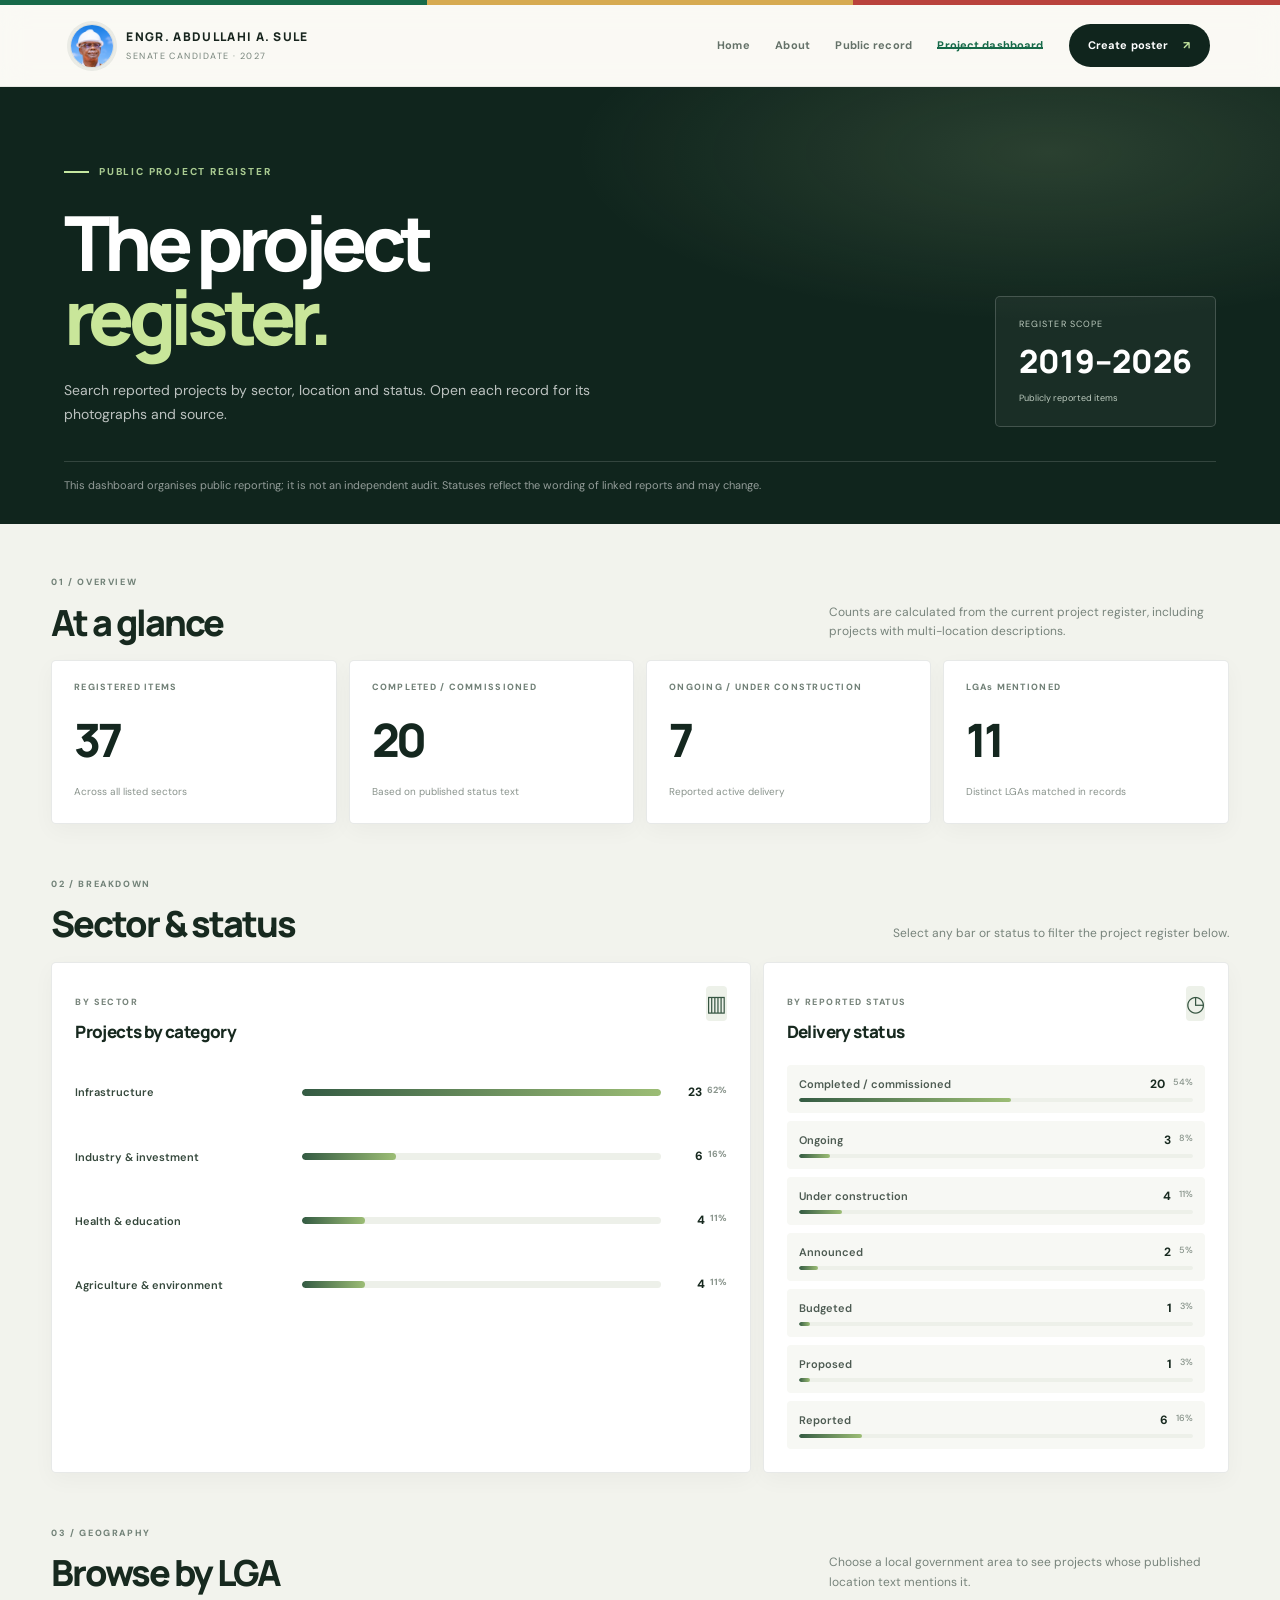
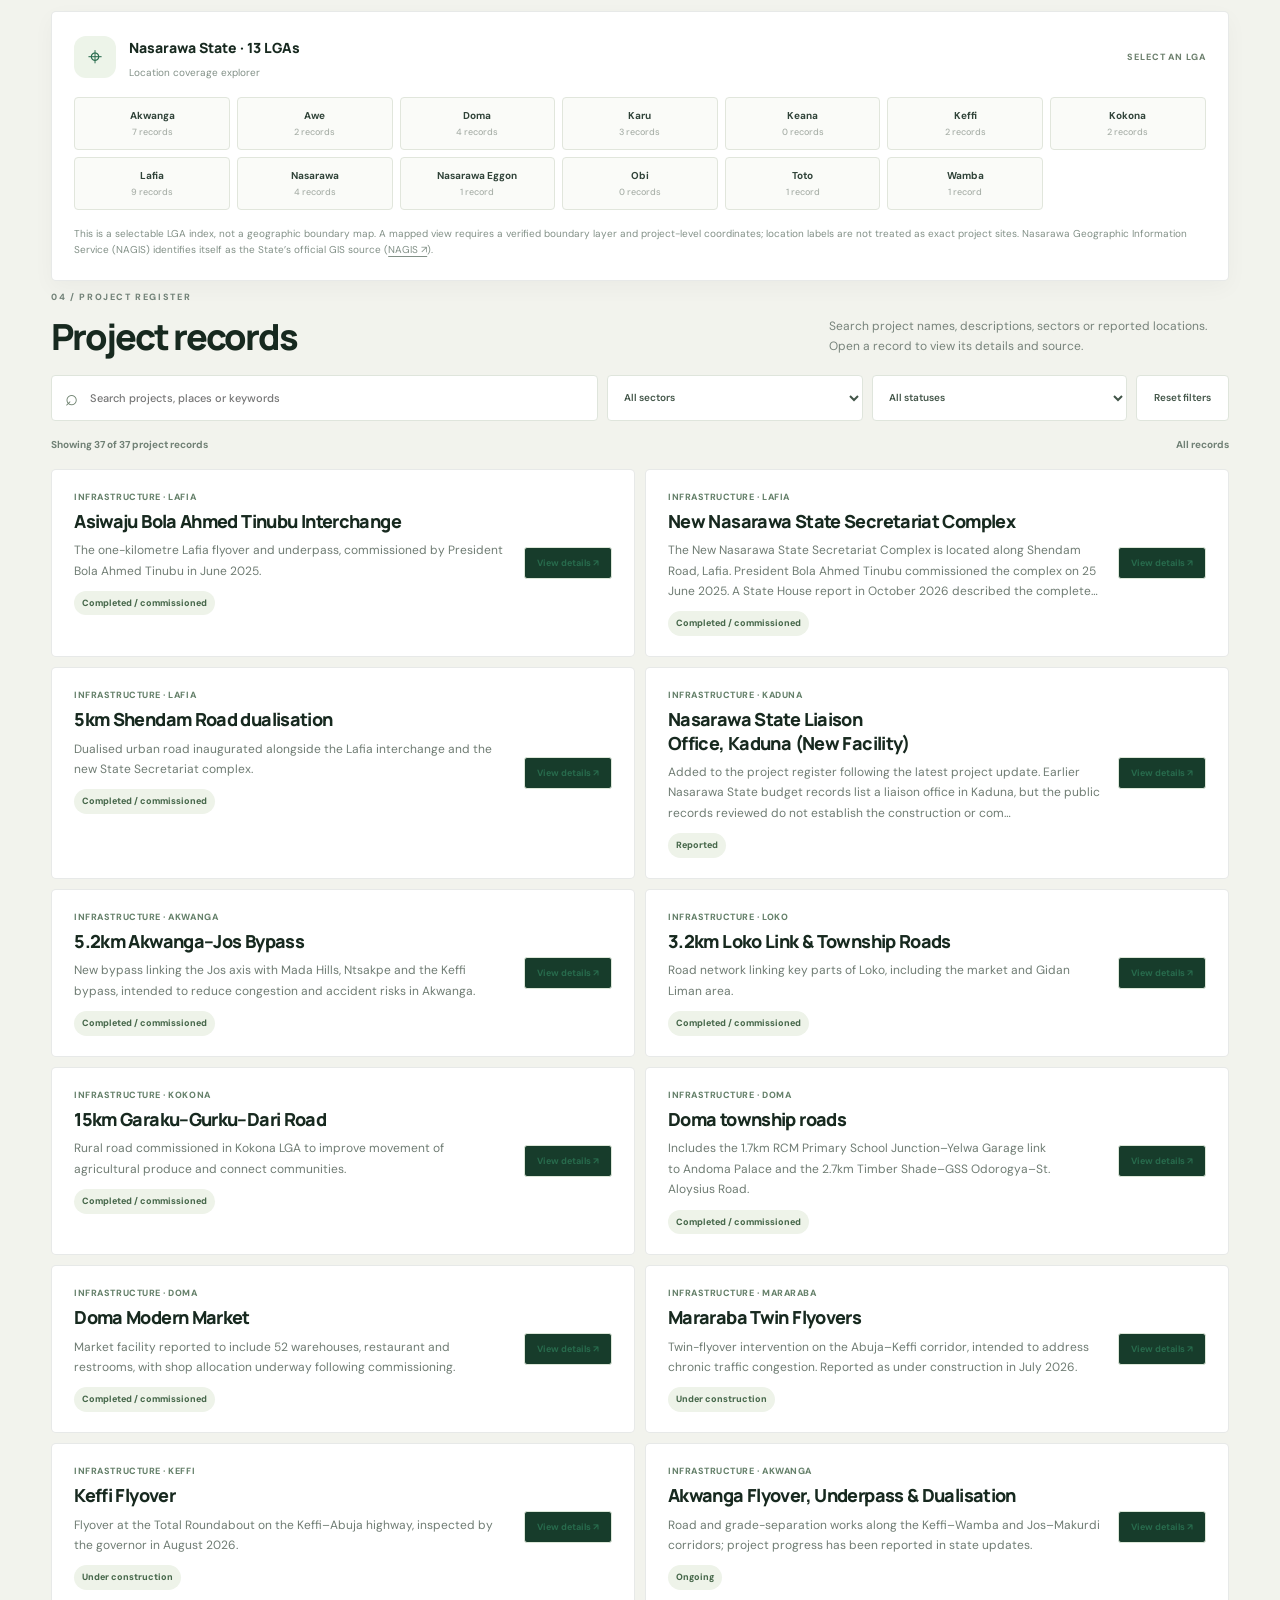
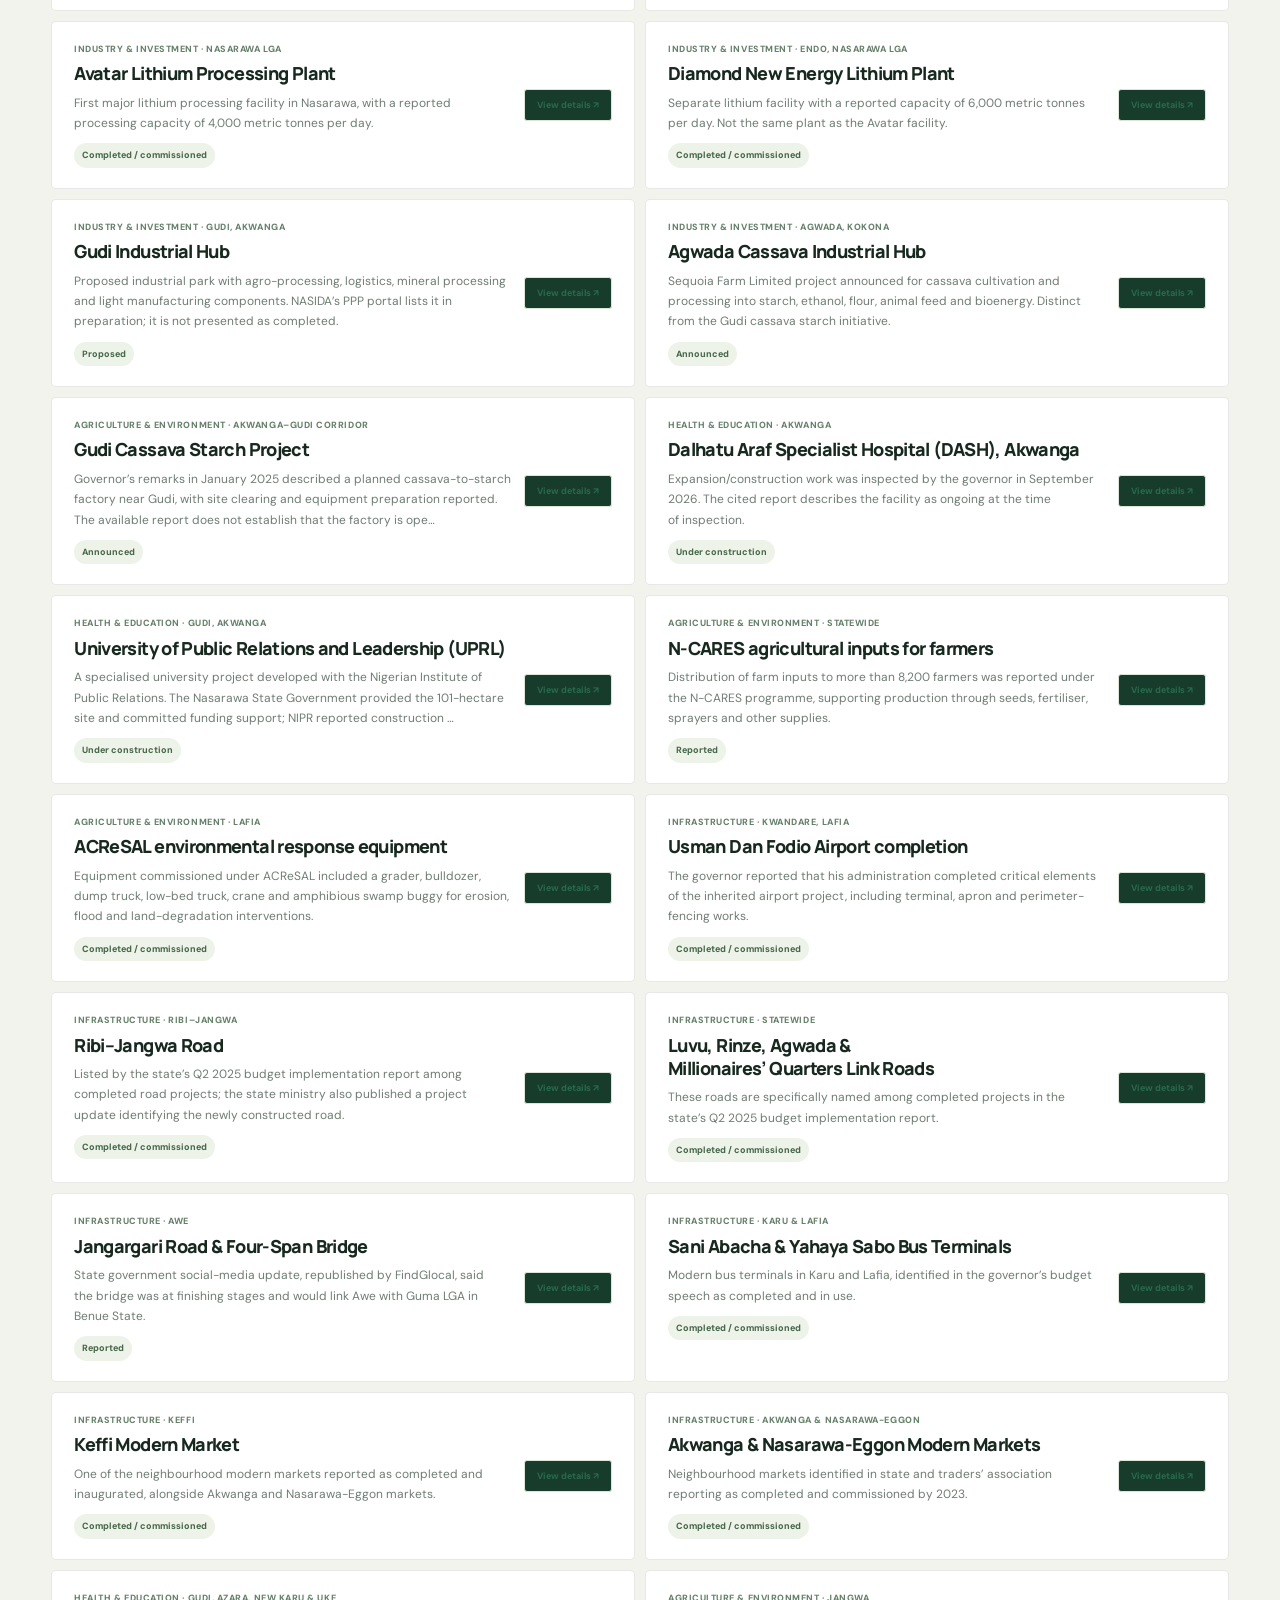
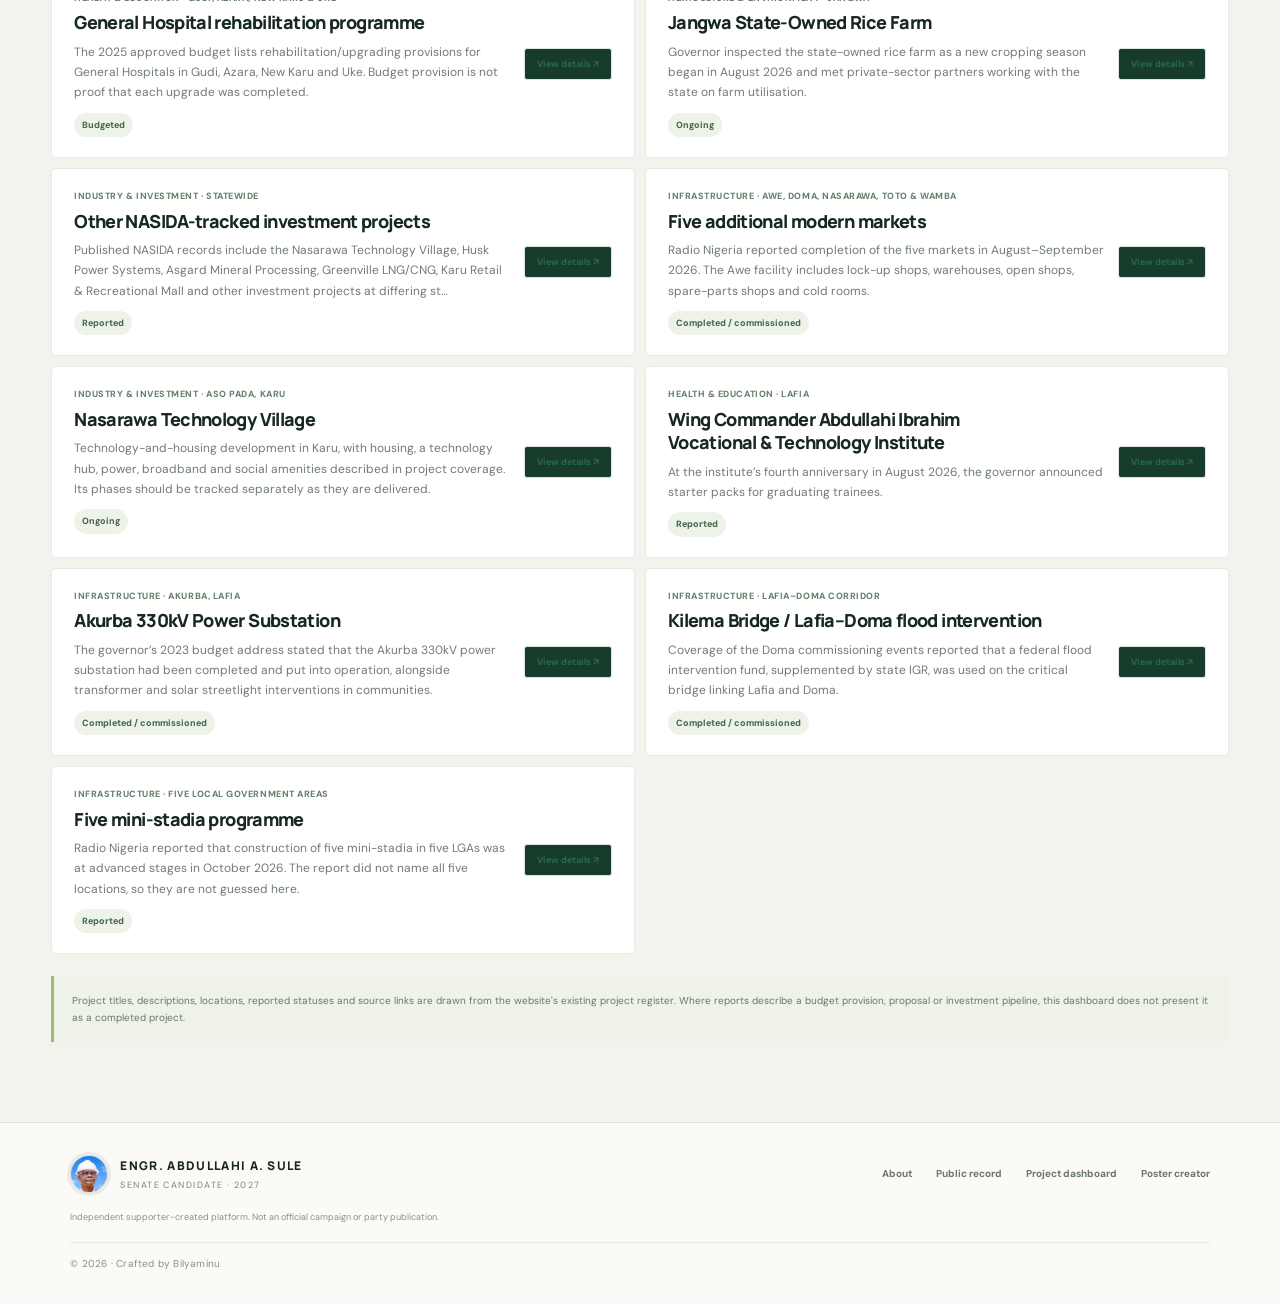
<file: project-dashboard.html>
<!doctype html>
<html lang="en"><head>
<meta charset="utf-8"><meta name="viewport" content="width=device-width,initial-scale=1"><meta name="theme-color" content="#10251d">
<meta name="description" content="Explore a source-linked register of reported public projects and investments across Nasarawa State.">
<link rel="canonical" href="__SITE_URL__/project-dashboard"/><meta property="og:type" content="website"/><meta property="og:site_name" content="Engr. A.A. Sule 2027"/><meta property="og:locale" content="en_NG"/><meta property="og:title" content="Project Dashboard | A.A. Sule Public Record"/><meta property="og:description" content="Explore a source-linked register of reported public projects and investments across Nasarawa State."/><meta property="og:url" content="__SITE_URL__/project-dashboard"/><meta property="og:image" content="__SITE_URL__/og-image.jpg"/><meta property="og:image:type" content="image/jpeg"/><meta property="og:image:width" content="1200"/><meta property="og:image:height" content="630"/><meta property="og:image:alt" content="Engr. Abdullahi A. Sule, APC candidate, Senate 2027 – public service, on the record"/><meta name="twitter:card" content="summary_large_image"/><meta name="twitter:title" content="Project Dashboard | A.A. Sule Public Record"/><meta name="twitter:description" content="Explore a source-linked register of reported public projects and investments across Nasarawa State."/><meta name="twitter:image" content="__SITE_URL__/og-image.jpg"/><title>Project Dashboard | A.A. Sule Public Record</title>
<link rel="icon" href="favicon.png"><link href="https://fonts.googleapis.com/css2?family=DM+Sans:wght@400;500;600;700&family=Manrope:wght@400;500;600;700;800&display=swap" rel="stylesheet">
<link href="css/main.css?v=20261126" rel="stylesheet"/>
<script defer src="js/site.js"></script><script defer src="js/dashboard.js"></script>
</head><body class="page-dashboard"><a class="skip-link" href="#main">Skip to content</a><div class="topline"><i></i><i></i><i></i></div>
<header class="header"><a class="brand" href="index.html"><img alt="Engr. Abdullahi A. Sule" class="brand-photo" src="candidate-logo.png"><span><b>ENGR. ABDULLAHI A. SULE</b><small>SENATE CANDIDATE · 2027</small></span></a><button aria-expanded="false" aria-label="Open navigation" class="menu-toggle" aria-controls="site-nav">☰</button><nav class="nav" id="site-nav" aria-label="Main"><a href="index.html">Home</a><a href="about.html">About</a><a href="index.html#record">Public record</a><a class="active" aria-current="page" href="project-dashboard.html">Project dashboard</a><a class="nav-button" href="generate.html">Create poster <span>↗</span></a></nav></header>
<main id="main" class="dashboard-page">
<section class="dash-hero"><div class="dash-kicker"><span></span> PUBLIC PROJECT REGISTER</div><div class="dash-hero-row"><div><h1>The project<br><em>register.</em></h1><p>Search reported projects by sector, location and status. Open each record for its photographs and source.</p></div><div class="dash-period"><small>REGISTER SCOPE</small><strong>2019–2026</strong><span>Publicly reported items</span></div></div><div class="dash-disclaimer">This dashboard organises public reporting; it is not an independent audit. Statuses reflect the wording of linked reports and may change.</div></section>
<section class="dash-content">
<div class="dash-section-heading"><div><span class="dash-index">01 / OVERVIEW</span><h2>At a glance</h2></div><p>Counts are calculated from the current project register, including projects with multi-location descriptions.</p></div>
<div class="metric-grid" id="metrics"><article class="metric-card"><span>REGISTERED ITEMS</span><strong id="metric-total">—</strong><small>Across all listed sectors</small></article><article class="metric-card"><span>COMPLETED / COMMISSIONED</span><strong id="metric-completed">—</strong><small>Based on published status text</small></article><article class="metric-card"><span>ONGOING / UNDER CONSTRUCTION</span><strong id="metric-ongoing">—</strong><small>Reported active delivery</small></article><article class="metric-card"><span>LGAs MENTIONED</span><strong id="metric-lga">—</strong><small>Distinct LGAs matched in records</small></article></div>
<div class="dash-section-heading charts-heading"><div><span class="dash-index">02 / BREAKDOWN</span><h2>Sector &amp; status</h2></div><p>Select any bar or status to filter the project register below.</p></div>
<div class="analytics-grid"><article class="analytics-panel"><div class="panel-heading"><div><span>BY SECTOR</span><h3>Projects by category</h3></div><span class="panel-icon">▥</span></div><div id="sector-chart" class="bar-chart" aria-label="Projects by sector"></div></article><article class="analytics-panel"><div class="panel-heading"><div><span>BY REPORTED STATUS</span><h3>Delivery status</h3></div><span class="panel-icon">◷</span></div><div id="status-chart" class="status-chart"></div></article></div>
<div class="dash-section-heading location-heading"><div><span class="dash-index">03 / GEOGRAPHY</span><h2>Browse by LGA</h2></div><p>Choose a local government area to see projects whose published location text mentions it.</p></div>
<div class="location-panel"><div class="location-intro"><div class="location-symbol">⌖</div><div><strong>Nasarawa State · 13 LGAs</strong><p>Location coverage explorer</p></div><span class="not-to-scale">SELECT AN LGA</span></div><div class="lga-grid" id="lga-grid"></div><p class="map-note">This is a selectable LGA index, not a geographic boundary map. A mapped view requires a verified boundary layer and project-level coordinates; location labels are not treated as exact project sites. Nasarawa Geographic Information Service (NAGIS) identifies itself as the State’s official GIS source (<a href="https://www.nagis.na.gov.ng/" target="_blank" rel="noopener noreferrer">NAGIS ↗</a>).</p></div>
<div class="dash-section-heading register-heading"><div><span class="dash-index">04 / PROJECT REGISTER</span><h2>Project records</h2></div><p>Search project names, descriptions, sectors or reported locations. Open a record to view its details and source.</p></div>
<div class="register-tools"><label class="dash-search"><span>⌕</span><input id="dash-search" type="search" placeholder="Search projects, places or keywords" autocomplete="off"></label><select id="dash-sector" aria-label="Filter by sector"><option value="all">All sectors</option><option value="infrastructure">Infrastructure</option><option value="industry">Industry & investment</option><option value="health">Health & education</option><option value="agriculture">Agriculture & environment</option></select><select id="dash-status" aria-label="Filter by status"><option value="all">All statuses</option></select><button type="button" id="dash-reset">Reset filters</button></div>
<div class="register-summary"><span id="register-count" aria-live="polite">Loading project register…</span><span id="active-filter"></span></div><div id="project-list" class="dashboard-project-list"></div>
<div class="register-footnote">Project titles, descriptions, locations, reported statuses and source links are drawn from the website's existing project register. Where reports describe a budget provision, proposal or investment pipeline, this dashboard does not present it as a completed project.</div>
</section></main>
<footer class="footer"><a class="brand footer-brand" href="index.html"><img alt="Engr. Abdullahi A. Sule" class="brand-photo" src="candidate-logo.png"><span><b>ENGR. ABDULLAHI A. SULE</b><small>SENATE CANDIDATE · 2027</small></span></a><div class="footer-links"><a href="about.html">About</a><a href="index.html#record">Public record</a><a href="project-dashboard.html">Project dashboard</a><a href="generate.html">Poster creator</a></div><p>Independent supporter-created platform. Not an official campaign or party publication.</p><small>© 2026 · Crafted by Bilyaminu</small></footer>
<dialog id="project-modal" class="dash-modal"><form method="dialog" class="modal-close"><button aria-label="Close details">×</button></form><div id="modal-content"></div></dialog>
</body></html>
</file>
<file: css/main.css>
@keyframes hero-atmosphere {
  0% {
    background-position:
      0 45%,
      100% 100%,
      50%0,
      center;
  }
  to {
    background-position:
      100% 55%,
      0 72%,
      80% 25%,
      center;
  }
}
@keyframes hdPulse {
  70% {
    box-shadow: 0 0 0 9px transparent;
  }
  to {
    box-shadow: 0 0 0 0 transparent;
  }
}
* {
  box-sizing: border-box;
}
html {
  scroll-behavior: smooth;
}
body {
  margin: 0;
  background: #f4f3ed;
  color: #18251e;
  font-family: "DM Sans", sans-serif;
  -webkit-font-smoothing: antialiased;
}
a {
  color: inherit;
}
.topline {
  height: 5px;
  display: flex;
}
.topline i {
  flex: 1;
}
.topline i:nth-child(1) {
  background: #176a49;
}
.topline i:nth-child(2) {
  background: #d6aa51;
}
.topline i:nth-child(3) {
  background: #b9423c;
}
.brand,
.header {
  display: flex;
  align-items: center;
}
.header {
  height: 82px;
  padding: 0 max(5.5vw, 24px);
  justify-content: space-between;
  background: #fbfaf6;
  border-bottom: 1px solid #18251e17;
  position: sticky;
  top: 0;
  z-index: 20;
}
.brand {
  gap: 12px;
  text-decoration: none;
}
.brand > span:last-child {
  display: grid;
  gap: 4px;
}
.brand b {
  font: 800 12px Manrope;
  letter-spacing: 0.11em;
}
.brand small {
  font-size: 9px;
  letter-spacing: 0.16em;
  color: #78847c;
}
.nav {
  display: flex;
  align-items: center;
  gap: 31px;
}
.nav > a {
  text-decoration: none;
  font-weight: 700;
  color: #657269;
  transition: 0.2s;
}
.nav .nav-button {
  background: #10251d;
  color: #fff;
}
.nav-button span {
  color: #c5e7a0;
  margin-left: 12px;
}
.menu-toggle {
  display: none;
  background: 0 0;
  border: 0;
  font-size: 23px;
  color: #10251d;
}
.hero {
  min-height: 650px;
  background: #10251d;
  color: #fff;
  display: grid;
  padding: 0 max(7vw, 30px);
}
.hero:before {
  content: "";
  position: absolute;
  inset: 0;
  background:
    radial-gradient(ellipse at 78% 40%, #315a3e 0, transparent 42%),
    linear-gradient(120deg, #10251d, #142d22 65%, #1d3a2b);
}
.eyebrow,
.overline {
  font-size: 9px;
  font-weight: 700;
}
.eyebrow {
  display: flex;
  align-items: center;
  gap: 10px;
  color: #bde49b;
  letter-spacing: 0.2em;
}
.eyebrow > span {
  width: 7px;
  height: 7px;
  border-radius: 50%;
  background: #bde49b;
  box-shadow: 0 0 0 5px #bde49b20;
}
.eyebrow.dark,
.nav > a.active,
.nav > a:hover {
  color: #176a49;
}
.eyebrow.dark > span {
  background: #176a49;
  box-shadow: 0 0 0 5px #176a4918;
}
.overline {
  color: #93a69a;
  margin: 42px 0 15px;
}
.about-hero h1,
.hero h1 {
  font: 800 clamp(53px, 6.3vw, 86px)/0.99 Manrope;
}
.hero h1 {
  margin: 0 0 22px;
}
.about-hero h1 {
  letter-spacing: -0.07em;
}
.hero h1 em {
  color: #bde49b;
}
.about-hero h1 em,
.bio-layout h2 em,
.hero h1 em,
.section-head h2 em {
  font-style: normal;
}
.about-cta h2 em,
.cta-section h2 em {
  font-style: normal;
  color: #bde49b;
}
.btn {
  display: inline-flex;
  align-items: center;
  gap: 27px;
  min-height: 51px;
  padding: 0 21px;
  text-decoration: none;
  font-size: 11px;
  font-weight: 700;
  transition: 0.2s;
}
.btn:hover {
  transform: translateY(-3px);
  box-shadow: 0 13px 30px #0003;
}
.btn-lime {
  background: #c5e7a0;
  color: #10251d;
}
.btn b {
  font-size: 18px;
}
.section-pad {
  padding: 100px max(8vw, 28px);
}
.intro-label {
  display: flex;
  align-items: center;
  gap: 14px;
  color: #738178;
  font-size: 9px;
  font-weight: 700;
  letter-spacing: 0.18em;
}
.section-index {
  color: #176a49;
  font: 800 12px Manrope;
}
.bio-layout h2,
.section-head h2 {
  font: 800 clamp(40px, 4.8vw, 62px)/1.04 Manrope;
  margin: 0;
}
.bio-layout h2 em,
.section-head h2 em {
  color: #176a49;
}
.large-copy {
  font: 600 20px/1.55 Manrope;
  letter-spacing: -0.025em;
  margin: 0 0 18px;
}
.bio-copy p:not(.large-copy) {
  font-size: 13px;
  line-height: 1.9;
  color: #69766d;
}
.record-section {
  background: #e9ece4;
}
.section-head {
  display: grid;
  grid-template-columns: 1fr 0.7fr;
  gap: 75px;
  align-items: end;
  margin-bottom: 45px;
}
.section-head h2 {
  margin-top: 20px;
}
.section-head > p {
  font-size: 13px;
  line-height: 1.9;
  color: #69766d;
  max-width: 440px;
  margin: 0 0 4px;
}
.record-grid {
  display: grid;
  grid-template-columns: repeat(2, 1fr);
  gap: 14px;
}
.record-card {
  background: #fbfaf6;
  padding: 27px 30px;
  min-height: 235px;
  position: relative;
  border: 1px solid #18251e12;
  transition: 0.25s;
}
.achievement-card:hover,
.record-card:hover {
  transform: translateY(-4px);
  box-shadow: 0 16px 35px #18251e12;
}
.record-feature {
  background: #10251d;
  color: #fff;
}
.card-no {
  color: #176a49;
}
.achievement-index,
.card-no {
  font: 700 9px Manrope;
  letter-spacing: 0.16em;
}
.record-feature .card-no {
  color: #bde49b;
}
.record-icon {
  position: absolute;
  right: 27px;
  top: 23px;
  width: 34px;
  height: 34px;
  border: 1px solid #176a4940;
  border-radius: 50%;
  display: grid;
  place-items: center;
  color: #176a49;
  font-size: 17px;
}
.record-feature .record-icon {
  border-color: #bde49b55;
  color: #bde49b;
}
.record-card h3 {
  margin: 34px 0 9px;
}
.achievement-card h3,
.record-card h3 {
  font: 800 21px Manrope;
  letter-spacing: -0.04em;
}
.achievement-card p,
.record-card p {
  font-size: 12px;
  line-height: 1.8;
  color: #6d7971;
  max-width: 470px;
}
.record-feature p {
  color: #c1cec5;
}
.record-card > a {
  margin-top: 14px;
}
.achievement-card > a,
.record-card > a {
  display: inline-flex;
  gap: 18px;
  text-decoration: none;
  color: #176a49;
  font-size: 10px;
  font-weight: 700;
}
.about-hero h1 em,
.record-feature > a {
  color: #c5e7a0;
}
.achievement-card > a b,
.record-card > a b {
  font-size: 14px;
}
.source-note {
  font-size: 10px;
  color: #758178;
  line-height: 1.7;
  margin: 20px 0 0;
}
.numbers-band {
  display: grid;
  grid-template-columns: repeat(3, 1fr);
  background: #d9e5d3;
  padding: 42px max(10vw, 30px);
  gap: 35px;
}
.numbers-band > div {
  border-left: 1px solid #10251d30;
  padding-left: 22px;
}
.numbers-band span {
  font: 800 26px Manrope;
  color: #176a49;
}
.numbers-band p {
  font-size: 11px;
  line-height: 1.7;
  color: #58665d;
  max-width: 240px;
}
.about-cta,
.cta-section {
  position: relative;
  overflow: hidden;
  background: #18382b;
  color: #fff;
  text-align: center;
  padding: 88px 24px;
}
.about-cta .eyebrow,
.cta-section .eyebrow {
  justify-content: center;
}
.about-cta h2,
.cta-section h2 {
  font: 800 clamp(42px, 5vw, 64px)/1.03 Manrope;
  letter-spacing: -0.065em;
  margin: 22px 0 12px;
}
.about-cta p,
.cta-section p {
  color: #c1cdc5;
  font-size: 12px;
  margin: 0 0 25px;
  line-height: 1.8;
}
.cta-watermark {
  position: absolute;
  right: 5%;
  top: -140px;
  font: 800 350px Manrope;
  color: #ffffff08;
  letter-spacing: -0.1em;
}
.footer {
  background: #fbfaf6;
  padding: 32px max(5.5vw, 24px);
  display: grid;
  grid-template-columns: 1fr auto;
  align-items: center;
  gap: 17px;
}
.footer-links {
  display: flex;
  gap: 24px;
}
.footer-links a {
  text-decoration: none;
  font-size: 10px;
  font-weight: 700;
  color: #69766d;
}
.footer > p,
.footer > small {
  grid-column: 1/-1;
  margin: 0;
  color: #879188;
}
.footer > p {
  font-size: 9px;
}
.footer > small {
  border-top: 1px solid #18251e16;
  padding-top: 13px;
}
.about-hero {
  background: #10251d;
  color: #fff;
  display: grid;
  grid-template-columns: 1fr 0.8fr;
  min-height: 570px;
  padding: 65px max(8vw, 30px) 0;
  gap: 65px;
  overflow: hidden;
}
.about-hero-copy {
  align-self: center;
  padding-bottom: 65px;
}
.about-hero h1 {
  margin: 28px 0 18px;
}
.about-hero-copy > p:not(.overline) {
  font-size: 14px;
  line-height: 1.9;
  color: #c0ccc4;
  max-width: 500px;
}
.about-tags {
  display: flex;
  gap: 9px;
  flex-wrap: wrap;
  margin-top: 30px;
}
.about-tags span {
  border: 1px solid #ffffff30;
  padding: 9px 12px;
  color: #c5e7a0;
  font-weight: 700;
}
.about-photo {
  position: relative;
  align-self: end;
  height: 490px;
  max-width: 440px;
  width: 100%;
  justify-self: center;
}
.about-photo:before {
  content: "";
  position: absolute;
  inset: 20px -15px 0 22px;
  background: #c5e7a0;
  opacity: 0.18;
}
.about-photo img {
  position: relative;
  width: 100%;
  height: 100%;
  object-fit: cover;
  object-position: center 25%;
  mask-image: linear-gradient(#000 83%, transparent);
}
.photo-caption {
  position: absolute;
  bottom: 30px;
  left: -35px;
  background: #fbfaf6;
  color: #18251e;
  padding: 15px 20px;
  display: grid;
  gap: 5px;
}
.about-tags span,
.photo-caption small {
  font-size: 8px;
  letter-spacing: 0.15em;
}
.photo-caption strong {
  font: 800 15px Manrope;
}
.bio-layout {
  display: grid;
  grid-template-columns: 0.8fr 1fr;
  gap: 75px;
  margin: 38px 0 0 9%;
}
.bio-copy p {
  font-size: 13px;
  line-height: 1.95;
  color: #647168;
}
.bio-copy .large-copy {
  font: 600 20px/1.6 Manrope;
  color: #18251e;
}
.source-inline {
  border-top: 1px solid #18251e1c;
  padding-top: 17px;
  margin-top: 25px;
  font-size: 10px;
  line-height: 1.8;
  color: #78847c;
}
.photo-caption small,
.source-inline a {
  color: #176a49;
  font-weight: 700;
}
.career-section {
  background: #e9ece4;
}
.timeline {
  max-width: 850px;
  margin: 0 auto;
  border-top: 1px solid #18251e25;
}
.timeline article {
  display: grid;
  grid-template-columns: 150px 1fr;
  gap: 30px;
  padding: 25px 0;
  border-bottom: 1px solid #18251e25;
}
.timeline h3 {
  font: 800 17px Manrope;
  margin: 0 0 6px;
}
.timeline p {
  font-size: 12px;
  line-height: 1.8;
  color: #69766d;
  margin: 0;
}
.achievement-grid {
  display: grid;
  grid-template-columns: repeat(2, 1fr);
  gap: 14px;
}
.achievement-card {
  position: relative;
  background: #fbfaf6;
  border: 1px solid #18251e14;
  padding: 25px 27px;
  min-height: 250px;
  transition: 0.25s;
}
.achievement-index {
  position: absolute;
  right: 25px;
  top: 24px;
  font-size: 13px;
  color: #9ba99d;
}
.achievement-category {
  margin-top: 27px;
  font-size: 8px;
  letter-spacing: 0.18em;
  color: #176a49;
  font-weight: 700;
}
.achievement-card h3 {
  margin: 10px 0;
}
.achievement-card p {
  margin: 0;
}
.editorial-note {
  display: grid;
  grid-template-columns: 140px 1fr;
  gap: 25px;
  padding: 20px 23px;
  background: #e9ece4;
  margin-top: 22px;
}
.editorial-note strong {
  font: 800 11px Manrope;
  color: #176a49;
}
.editorial-note p {
  margin: 0;
  font-size: 10px;
  line-height: 1.8;
  color: #647168;
}
@media (max-width: 850px) {
  .hero {
    padding: 0 5vw;
    grid-template-columns: 1fr 0.85fr;
  }
  .hero h1 {
    font-size: clamp(48px, 7vw, 68px);
  }
  .bio-layout {
    gap: 40px;
    margin-left: 3%;
  }
  .section-head {
    gap: 35px;
  }
  .about-hero {
    gap: 35px;
    padding-left: 5vw;
    padding-right: 5vw;
  }
}
@media (max-width: 650px) {
  .header {
    height: 70px;
    padding: 0 18px;
  }
  .menu-toggle {
    display: block;
  }
  .nav {
    display: none;
    position: absolute;
    top: 70px;
    left: 0;
    right: 0;
    padding: 16px 20px 22px;
    background: #fbfaf6;
    border-bottom: 1px solid #18251e20;
    box-shadow: 0 14px 22px #0000000c;
    align-items: stretch;
    gap: 0;
  }
  .hero,
  .nav.open {
    display: flex;
    flex-direction: column;
  }
  .nav > a {
    padding: 13px 5px;
  }
  .nav .nav-button {
    margin-top: 8px;
    padding: 14px;
  }
  .hero {
    padding: 0 24px;
  }
  .hero h1 {
    font-size: clamp(55px, 14vw, 76px);
  }
  .overline {
    margin-top: 30px;
  }
  .section-pad {
    padding: 70px 22px;
  }
  .bio-layout {
    grid-template-columns: 1fr;
    gap: 22px;
    margin: 28px 0 0;
  }
  .bio-layout h2,
  .section-head h2 {
    font-size: 44px;
  }
  .large-copy {
    font-size: 18px;
  }
  .section-head {
    gap: 15px;
    margin-bottom: 30px;
  }
  .achievement-grid,
  .record-grid,
  .section-head {
    grid-template-columns: 1fr;
  }
  .record-card {
    min-height: 215px;
    padding: 23px;
  }
  .numbers-band {
    grid-template-columns: 1fr;
    gap: 13px;
    padding: 35px 28px;
  }
  .numbers-band > div {
    padding: 0 0 13px 17px;
  }
  .about-cta,
  .cta-section {
    padding: 70px 22px;
  }
  .footer {
    grid-template-columns: 1fr;
    gap: 18px;
    padding: 28px 22px;
  }
  .footer-links {
    flex-wrap: wrap;
    gap: 18px;
  }
  .about-hero {
    grid-template-columns: 1fr;
    padding: 52px 24px 0;
    gap: 12px;
  }
  .about-hero-copy {
    padding-bottom: 20px;
  }
  .about-hero h1 {
    font-size: clamp(54px, 13vw, 72px);
  }
  .about-photo {
    height: 360px;
    width: 85%;
    margin-right: 8%;
  }
  .photo-caption {
    left: -25px;
    bottom: 22px;
  }
  .timeline article {
    grid-template-columns: 95px 1fr;
    gap: 15px;
    padding: 20px 0;
  }
  .timeline h3 {
    font-size: 15px;
  }
  .editorial-note {
    grid-template-columns: 1fr;
    gap: 8px;
  }
  .achievement-card {
    min-height: unset;
  }
}
@media (prefers-reduced-motion: reduce) {
  html {
    scroll-behavior: auto;
  }
  *,
  :after,
  :before {
    transition: none !important;
  }
}
.brand-photo {
  display: block;
  object-position: center center;
  border: 2px solid #c5e7a0;
  box-shadow: 0 0 0 3px #10251d12;
}
.footer-brand .brand-photo {
  width: 38px;
  height: 38px;
}
@media (max-width: 680px) {
  .brand-photo {
    width: 39px;
    height: 39px;
  }
}
.projects-section {
  background: #f4f5f0;
}
.project-filter {
  display: flex;
  gap: 9px;
  flex-wrap: wrap;
  margin: 34px 0 22px;
}
.filter-btn {
  border: 1px solid #d8ded6;
  background: 0 0;
  color: #405148;
  padding: 10px 16px;
  border-radius: 30px;
  font:
    600 12px "DM Sans",
    sans-serif;
  cursor: pointer;
  transition: 0.2s;
}
.filter-btn.active,
.filter-btn:hover {
  background: #17392c;
  color: #fff;
  border-color: #17392c;
}
.projects-grid {
  display: grid;
  grid-template-columns: repeat(3, minmax(0, 1fr));
  gap: 20px;
}
.project-card {
  background: #fff;
  border: 1px solid #e4e8e1;
  overflow: hidden;
  display: flex;
  flex-direction: column;
  min-width: 0;
  transition:
    transform 0.25s,
    box-shadow 0.25s;
}
.project-card:hover {
  transform: translateY(-4px);
  box-shadow: 0 18px 38px rgba(16, 37, 29, 0.09);
}
.project-card[hidden] {
  display: none;
}
.project-photo {
  display: block;
  height: 205px;
  background: #dfe6dc;
  overflow: hidden;
}
.project-photo img {
  transition: transform 0.5s;
}
.project-card:hover .project-photo img {
  transform: scale(1.04);
}
.project-body {
  padding: 22px 22px 24px;
  display: flex;
  flex-direction: column;
  flex: 1;
}
.project-meta {
  font-size: 9px;
  letter-spacing: 1.3px;
  font-weight: 800;
  color: #71806f;
  line-height: 1.6;
}
.project-body h3 {
  font:
    800 20px/1.2 "Manrope",
    sans-serif;
  color: #18372b;
  margin: 11px 0;
}
.project-body p {
  font-size: 13px;
  line-height: 1.75;
  color: #647169;
  margin: 0 0 18px;
}
.project-body > a {
  margin-top: auto;
  color: #597b38;
  text-decoration: none;
  font-size: 12px;
  font-weight: 800;
}
.project-body > a:hover {
  text-decoration: underline;
}
@media (max-width: 980px) {
  .projects-grid {
    grid-template-columns: repeat(2, minmax(0, 1fr));
  }
}
@media (max-width: 620px) {
  .projects-grid {
    grid-template-columns: 1fr;
  }
  .project-photo {
    height: 220px;
  }
  .project-body {
    padding: 19px;
  }
}
.project-scroll-hint {
  display: none;
  color: #758078;
  font-size: 11px;
  margin: -8px 0 16px;
}
.project-photo.no-photo {
  display: flex;
  flex-direction: column;
  align-items: flex-start;
  justify-content: center;
  gap: 7px;
  padding: 20px 22px;
  background: linear-gradient(135deg, #e7ece5, #dce5db);
  color: #365243;
  text-decoration: none;
}
.project-photo.no-photo span {
  font:
    800 10px Manrope,
    sans-serif;
  letter-spacing: 0.14em;
}
.project-photo.no-photo small {
  font:
    500 10px "DM Sans",
    sans-serif;
  color: #758078;
}
.project-gallery .project-photo img,
.project-photo img,
.project-photo-thumb img,
.project-photo.has-photo img {
  width: 100%;
  height: 100%;
  object-fit: cover;
  display: block;
}
@media (max-width: 620px) {
  .projects-section > .project-filter,
  .projects-section > .project-scroll-hint,
  .projects-section > .section-head,
  .projects-section > .source-note {
    margin-left: 22px;
    margin-right: 22px;
  }
  .project-filter {
    display: flex;
    flex-wrap: nowrap;
    overflow-x: auto;
    white-space: nowrap;
    gap: 7px;
    padding: 2px 0 9px;
    scrollbar-width: none;
  }
  .project-filter::-webkit-scrollbar {
    display: none;
  }
  .projects-grid {
    display: flex;
    gap: 12px;
    overflow-x: auto;
    overflow-y: hidden;
    padding: 0 22px 16px;
    scroll-snap-type: x mandatory;
    scroll-padding-left: 22px;
    overscroll-behavior-x: contain;
    scrollbar-width: thin;
  }
  .project-card {
    flex: 0 0 min(82vw, 340px);
    width: min(82vw, 340px);
    min-height: 0;
    scroll-snap-align: start;
    border-radius: 9px;
    box-shadow: 0 5px 18px rgba(16, 37, 29, 0.055);
  }
  .project-body h3 {
    font-size: 16px;
    line-height: 1.18;
    margin: 7px 0;
  }
  .project-body p {
    font-size: 11px;
    line-height: 1.55;
    margin-bottom: 10px;
    display: -webkit-box;
    -webkit-line-clamp: 4;
    -webkit-box-orient: vertical;
    overflow: hidden;
  }
  .project-body > a {
    font-size: 11px;
  }
  .projects-section > .source-note {
    font-size: 10px;
    line-height: 1.6;
    margin-top: 8px;
  }
  .projects-section {
    padding: 58px 0 54px;
  }
  .projects-section > .section-head {
    margin-bottom: 22px;
  }
  .filter-btn {
    flex: 0 0 auto;
    padding: 9px 13px;
    font-size: 11px;
  }
  .project-scroll-hint {
    display: block;
  }
  .project-photo {
    height: 112px;
    flex: 0 0 112px;
  }
  .project-photo.no-photo {
    padding: 15px 17px;
  }
  .project-body {
    padding: 14px 16px 16px;
  }
  .project-meta {
    font-size: 8px;
    letter-spacing: 1px;
  }
}
.project-gallery {
  position: relative;
  min-width: 0;
  background: #e5ebe3;
  overflow: hidden;
}
.project-gallery .project-photo {
  width: 100%;
  height: 205px;
  padding: 0;
  border: 0;
  background: #e5ebe3;
  cursor: zoom-in;
  overflow: hidden;
}
.project-photo-count {
  position: absolute;
  right: 10px;
  top: 10px;
  padding: 5px 9px;
  border-radius: 99px;
  background: rgba(15, 35, 25, 0.78);
  color: #fff;
  font:
    700 10px "DM Sans",
    sans-serif;
  z-index: 2;
}
.project-photo-arrow {
  position: absolute;
  top: 78px;
  width: 32px;
  height: 32px;
  border: 1px solid rgba(255, 255, 255, 0.65);
  border-radius: 50%;
  background: rgba(15, 35, 25, 0.72);
  color: #fff;
  font-size: 24px;
  line-height: 1;
  cursor: pointer;
  z-index: 2;
}
.project-photo-arrow.previous {
  left: 10px;
}
.project-photo-arrow.next {
  right: 10px;
}
.project-photo-thumbs {
  display: flex;
  gap: 5px;
  padding: 7px;
  background: #f2f5f0;
  overflow-x: auto;
  scrollbar-width: thin;
}
.project-photo-thumb {
  flex: 1 0 0;
  min-width: 0;
  height: 48px;
  padding: 0;
  border: 2px solid transparent;
  border-radius: 5px;
  overflow: hidden;
  background: #dce4dc;
  cursor: pointer;
}
.project-photo-thumb.active {
  border-color: #bd9454;
}
@media (max-width: 620px) {
  .project-gallery .project-photo {
    height: 220px;
  }
  .project-photo-arrow {
    top: 86px;
  }
  .project-photo-thumb {
    height: 54px;
    min-width: 52px;
  }
}
:where(body:not(.photo-manager-page)) {
  --green-900: #10251d;
  --green-700: #176a49;
  --lime: #c5e7a0;
  --ink: #18251e;
  --paper: #f4f3ed;
  --radius: 18px;
  --ease: cubic-bezier(0.2, 0.7, 0.2, 1);
  color-scheme: light;
}
body:where(body:not(.photo-manager-page)) {
  text-rendering: optimizeLegibility;
  font-size: clamp(15px, 0.4vw + 14px, 17px);
  line-height: 1.6;
}
:where(body:not(.photo-manager-page)) h1,
:where(body:not(.photo-manager-page)) h2,
:where(body:not(.photo-manager-page)) h3 {
  text-wrap: balance;
}
:where(body:not(.photo-manager-page)) p {
  text-wrap: pretty;
}
:where(body:not(.photo-manager-page)) img {
  max-width: 100%;
  height: auto;
}
:where(body:not(.photo-manager-page)) .about-photo img {
  aspect-ratio: 3/4;
  object-fit: cover;
}
:where(body:not(.photo-manager-page)) .sr-only {
  position: absolute;
  width: 1px;
  height: 1px;
  margin: -1px;
  padding: 0;
  overflow: hidden;
  clip: rect(0 0 0 0);
  white-space: nowrap;
  border: 0;
}
:where(body:not(.photo-manager-page)) .skip-link {
  position: fixed;
  left: 12px;
  top: -60px;
  z-index: 100;
  background: var(--green-900);
  color: #fff;
  padding: 12px 18px;
  border-radius: 10px;
  font-weight: 700;
  transition: top 0.2s;
}
:where(body:not(.photo-manager-page)) .skip-link:focus {
  top: 12px;
}
:where(body:not(.photo-manager-page)) :focus-visible {
  outline: 3px solid var(--green-700);
  outline-offset: 3px;
  border-radius: 6px;
}
:where(body:not(.photo-manager-page)) .header {
  position: sticky;
  top: 0;
  z-index: 50;
  background: rgba(251, 250, 246, 0.82);
  -webkit-backdrop-filter: saturate(1.4) blur(14px);
  backdrop-filter: saturate(1.4) blur(14px);
  transition: box-shadow 0.3s;
}
:where(body:not(.photo-manager-page)) .header.is-scrolled {
  box-shadow: 0 8px 30px -12px rgba(16, 37, 29, 0.25);
}
:where(body:not(.photo-manager-page)) .btn,
:where(body:not(.photo-manager-page)) .filter-btn,
:where(body:not(.photo-manager-page)) .nav-button {
  transition:
    transform 0.25s var(--ease),
    background 0.25s,
    box-shadow 0.25s;
}
:where(body:not(.photo-manager-page)) .btn:hover,
:where(body:not(.photo-manager-page)) .nav-button:hover {
  transform: translateY(-2px);
  box-shadow: 0 10px 24px -10px rgba(16, 37, 29, 0.45);
}
:where(body:not(.photo-manager-page)) .filter-btn {
  min-height: 44px;
}
:where(body:not(.photo-manager-page)) .filter-btn[aria-pressed="true"] {
  background: #17392c;
  color: #fff;
  border-color: #17392c;
}
:where(body:not(.photo-manager-page)) .achievement-card,
:where(body:not(.photo-manager-page)) .project-card,
:where(body:not(.photo-manager-page)) .record-card {
  border-radius: var(--radius);
  transition:
    transform 0.35s var(--ease),
    box-shadow 0.35s var(--ease);
}
:where(body:not(.photo-manager-page)) .achievement-card:hover,
:where(body:not(.photo-manager-page)) .project-card:hover,
:where(body:not(.photo-manager-page)) .record-card:hover {
  transform: translateY(-4px);
  box-shadow: 0 22px 40px -24px rgba(16, 37, 29, 0.45);
}
:where(body:not(.photo-manager-page)) .project-card[hidden] {
  display: none !important;
}
:where(body:not(.photo-manager-page)) .project-photo img {
  transition: transform 0.6s var(--ease);
}
:where(body:not(.photo-manager-page)) .project-card:hover .project-photo img {
  transform: scale(1.04);
}
:where(body:not(.photo-manager-page)) .project-photo.no-photo {
  cursor: default;
}
:where(body:not(.photo-manager-page)) a[target="_blank"] {
  text-decoration-thickness: 1px;
  text-underline-offset: 3px;
}
:where(body:not(.photo-manager-page)) .js-reveal .achievement-card,
:where(body:not(.photo-manager-page)) .js-reveal .project-card,
:where(body:not(.photo-manager-page)) .js-reveal .record-card,
:where(body:not(.photo-manager-page)) .js-reveal .timeline article {
  opacity: 0;
  transform: translateY(18px);
  transition:
    opacity 0.7s var(--ease),
    transform 0.7s var(--ease);
}
:where(body:not(.photo-manager-page)) .js-reveal .in {
  opacity: 1;
  transform: none;
}
:where(body:not(.photo-manager-page)) .projects-grid {
  contain: layout;
}
@media (max-width: 650px) {
  :where(body:not(.photo-manager-page)) .nav > a {
    min-height: 44px;
    display: flex;
    align-items: center;
  }
  :where(body:not(.photo-manager-page)) .menu-toggle {
    min-width: 44px;
    min-height: 44px;
  }
}
@media (prefers-reduced-motion: reduce) {
  :where(body:not(.photo-manager-page)) * {
    animation: none !important;
    transition: none !important;
  }
  :where(body:not(.photo-manager-page)) .js-reveal * {
    opacity: 1 !important;
    transform: none !important;
  }
}
@media print {
  :where(body:not(.photo-manager-page)) .about-cta,
  :where(body:not(.photo-manager-page)) .cta-section,
  :where(body:not(.photo-manager-page)) .header,
  :where(body:not(.photo-manager-page)) .menu-toggle,
  :where(body:not(.photo-manager-page)) .project-filter,
  :where(body:not(.photo-manager-page)) .topline {
    display: none !important;
  }
  body:where(body:not(.photo-manager-page)) {
    background: #fff;
  }
  :where(body:not(.photo-manager-page)) .project-card {
    break-inside: avoid;
  }
}
:where(body:not(.photo-manager-page)) .proj-ctrl {
  display: none;
}
@media (max-width: 620px) {
  :where(body:not(.photo-manager-page)) .projects-section {
    padding: 52px 0 40px;
  }
  :where(body:not(.photo-manager-page)) .project-scroll-hint {
    display: none !important;
  }
  :where(body:not(.photo-manager-page)) .projects-grid {
    gap: 14px;
    padding: 4px 22px 8px;
    scroll-padding-left: 22px;
    scroll-behavior: smooth;
  }
  :where(body:not(.photo-manager-page)) .project-card {
    flex-basis: 84vw;
    width: 84vw;
    max-width: 360px;
    border-radius: var(--radius);
    box-shadow: 0 14px 34px -18px rgba(16, 37, 29, 0.4);
  }
  :where(body:not(.photo-manager-page)) .project-photo {
    height: 160px;
    flex-basis: 160px;
  }
  :where(body:not(.photo-manager-page)) .project-body {
    padding: 16px 18px 20px;
  }
  :where(body:not(.photo-manager-page)) .project-meta,
  :where(body:not(.photo-manager-page)) .project-photo.no-photo span {
    font-size: 10px;
  }
  :where(body:not(.photo-manager-page)) .project-body h3 {
    font-size: 19px;
  }
  :where(body:not(.photo-manager-page)) .project-body p {
    font-size: 13.5px;
    -webkit-line-clamp: 5;
  }
  :where(body:not(.photo-manager-page)) .project-body > a {
    font-size: 13px;
    min-height: 44px;
    display: inline-flex;
    align-items: center;
  }
  :where(body:not(.photo-manager-page)) .js-reveal .project-card {
    opacity: 1;
    transform: none;
  }
  :where(body:not(.photo-manager-page)) .proj-ctrl {
    display: flex;
    align-items: center;
    gap: 12px;
    margin: 10px 22px 0;
  }
  :where(body:not(.photo-manager-page)) .proj-bar {
    flex: 1;
    height: 4px;
    border-radius: 4px;
    background: #d8ded6;
    overflow: hidden;
  }
  :where(body:not(.photo-manager-page)) .proj-bar i {
    display: block;
    height: 100%;
    width: 0;
    background: var(--green-700);
    border-radius: 4px;
    transition: width 0.35s var(--ease);
  }
  :where(body:not(.photo-manager-page)) .proj-count {
    font:
      700 12px/1 Manrope,
      sans-serif;
    letter-spacing: 0.06em;
    color: #405148;
    min-width: 54px;
    text-align: right;
  }
  :where(body:not(.photo-manager-page)) .proj-btn {
    width: 44px;
    height: 44px;
    border-radius: 50%;
    border: 1px solid #d8ded6;
    background: #fff;
    color: var(--green-900);
    font-size: 18px;
    cursor: pointer;
    transition:
      transform 0.2s,
      background 0.2s;
  }
  :where(body:not(.photo-manager-page)) .proj-btn:active {
    transform: scale(0.92);
    background: var(--lime);
  }
  :where(body:not(.photo-manager-page)) .numbers-band {
    grid-template-columns: repeat(3, 1fr) !important;
    gap: 10px !important;
    padding: 26px 18px !important;
  }
  :where(body:not(.photo-manager-page)) .numbers-band > div {
    padding: 0 0 0 10px !important;
  }
  :where(body:not(.photo-manager-page)) .numbers-band > div span {
    font-size: clamp(18px, 6vw, 26px) !important;
    line-height: 1.1;
  }
  :where(body:not(.photo-manager-page)) .numbers-band > div p {
    font-size: 10.5px !important;
    line-height: 1.4;
    margin-top: 6px;
  }
  :where(body:not(.photo-manager-page)) .cta-section {
    padding: 54px 22px !important;
  }
  :where(body:not(.photo-manager-page)) .cta-section h2 {
    margin-bottom: 12px;
  }
  :where(body:not(.photo-manager-page)) .project-photo.no-photo {
    height: 76px;
    flex-basis: 76px;
    padding: 0 18px;
    gap: 4px;
  }
  :where(body:not(.photo-manager-page)) .project-photo.no-photo small {
    font-size: 12px;
  }
}
:where(body:not(.photo-manager-page)) .project-photo.no-photo {
  position: relative;
  overflow: hidden;
  color: #eaf5e3;
  background: linear-gradient(135deg, #17392c, #176a49);
}
:where(body:not(.photo-manager-page)) .project-photo.no-photo::after {
  content: "";
  position: absolute;
  inset: 0;
  background: repeating-linear-gradient(135deg, rgba(255, 255, 255, 0.06) 0 2px, transparent 2px 16px);
  pointer-events: none;
}
:where(body:not(.photo-manager-page)) .project-photo.no-photo span {
  position: relative;
  z-index: 1;
  color: #c5e7a0;
}
:where(body:not(.photo-manager-page)) .project-photo.no-photo small {
  position: relative;
  z-index: 1;
  color: rgba(234, 245, 227, 0.85);
  font-size: 12px;
}
:where(body:not(.photo-manager-page)) .project-photo.no-photo[data-category="industry"] {
  background: linear-gradient(135deg, #3a2c12, #8a6a1f);
}
:where(body:not(.photo-manager-page)) .project-photo.no-photo[data-category="health"] {
  background: linear-gradient(135deg, #0f3b46, #1a7a86);
}
:where(body:not(.photo-manager-page)) .project-photo.no-photo[data-category="agriculture"] {
  background: linear-gradient(135deg, #2c3f12, #6a8a1f);
}
:where(body:not(.photo-manager-page)) button.project-photo.has-photo {
  border: 0;
  padding: 0;
  width: 100%;
  cursor: zoom-in;
  background: #dfe6dc;
}
:where(body:not(.photo-manager-page)) .photo-dialog,
:where(body:not(.photo-manager-page)) .project-dialog {
  border: 0;
  border-radius: 20px;
  padding: 0;
  max-width: min(92vw, 900px);
  max-height: 90vh;
  overflow: auto;
  box-shadow: 0 30px 80px -20px rgba(0, 0, 0, 0.55);
}
:where(body:not(.photo-manager-page)) .photo-dialog::backdrop,
:where(body:not(.photo-manager-page)) .project-dialog::backdrop {
  background: rgba(10, 28, 21, 0.72);
  -webkit-backdrop-filter: blur(4px);
  backdrop-filter: blur(4px);
}
:where(body:not(.photo-manager-page)) .photo-dialog img {
  display: block;
  max-width: 100%;
  max-height: 78vh;
  margin: 0 auto;
  object-fit: contain;
}
:where(body:not(.photo-manager-page)) .photo-dialog p {
  margin: 0;
  padding: 12px 18px 16px;
  font-weight: 600;
  color: #18251e;
}
:where(body:not(.photo-manager-page)) .photo-dialog form {
  position: absolute;
  top: 8px;
  right: 8px;
  margin: 0;
}
:where(body:not(.photo-manager-page)) .photo-dialog .dialog-close {
  width: 40px;
  height: 40px;
  border-radius: 50%;
  border: 0;
  background: rgba(255, 255, 255, 0.92);
  font-size: 22px;
  cursor: pointer;
}
@media (max-width: 620px) {
  :where(body:not(.photo-manager-page)) .project-photo.no-photo {
    color: #eaf5e3;
    height: 46px;
    flex-basis: 46px;
    flex-direction: row;
    align-items: center;
    justify-content: space-between;
    gap: 10px;
    padding: 0 14px;
  }
  :where(body:not(.photo-manager-page)) .projects-grid {
    align-items: stretch;
  }
  :where(body:not(.photo-manager-page)) .project-card {
    flex-basis: 80vw;
    width: 80vw;
    max-width: 330px;
  }
  :where(body:not(.photo-manager-page)) .project-photo {
    height: 104px;
    flex-basis: 104px;
  }
  :where(body:not(.photo-manager-page)) .project-photo.no-photo span {
    font-size: 9.5px;
  }
  :where(body:not(.photo-manager-page)) .project-photo.no-photo small {
    font-size: 11px;
    text-align: right;
  }
  :where(body:not(.photo-manager-page)) .project-body {
    display: block;
    padding: 12px 14px 14px;
  }
  :where(body:not(.photo-manager-page)) .project-body > .project-meta {
    display: block;
    margin: 0 0 6px;
    font-size: 9.5px;
    line-height: 1.3;
    vertical-align: middle;
  }
  :where(body:not(.photo-manager-page)) .project-body > .project-status-badge {
    display: none;
  }
  :where(body:not(.photo-manager-page)) .project-body > h3,
  :where(body:not(.photo-manager-page)) .project-body > p {
    margin: 0 0 6px;
    font-size: 16.5px;
    line-height: 1.25;
    display: -webkit-box;
    -webkit-line-clamp: 2;
    -webkit-box-orient: vertical;
    overflow: hidden;
  }
  :where(body:not(.photo-manager-page)) .project-body > p {
    margin: 0 0 8px;
    font-size: 12.5px;
    line-height: 1.5;
    -webkit-line-clamp: 3;
    color: #4a5a51;
  }
  :where(body:not(.photo-manager-page)) .project-body > a {
    display: inline-flex;
    align-items: center;
    min-height: 40px;
    margin: 0 12px 0 0;
    font-size: 12.5px;
  }
  :where(body:not(.photo-manager-page)) .project-body > .project-detail-button {
    display: inline-flex;
    align-items: center;
    margin: 0;
    min-height: 36px;
    padding: 0 14px;
    font-size: 12px;
    border: 1px solid #cfd8cc;
    border-radius: 999px;
    background: #fff;
    color: #176a49;
    font-weight: 700;
    width: auto;
  }
  :where(body:not(.photo-manager-page)) .proj-ctrl {
    margin-top: 8px;
  }
  :where(body:not(.photo-manager-page)) .project-card .project-gallery .project-photo {
    height: 176px;
  }
  :where(body:not(.photo-manager-page)) .project-gallery .project-photo-thumbs {
    gap: 5px;
    padding: 6px 8px;
  }
  :where(body:not(.photo-manager-page)) .project-gallery .project-photo-thumb {
    flex: 0 0 52px;
    width: 52px;
    height: 36px;
    min-width: 0;
  }
  :where(body:not(.photo-manager-page)) .project-photo-arrow {
    width: 40px;
    height: 40px;
  }
}
:where(body:not(.photo-manager-page)) .about-cta,
:where(body:not(.photo-manager-page)) .cta-section {
  position: relative;
  isolation: isolate;
}
:where(body:not(.photo-manager-page)) .cta-watermark {
  pointer-events: none;
  z-index: 0;
}
:where(body:not(.photo-manager-page)) .about-cta .btn,
:where(body:not(.photo-manager-page)) .cta-section .btn {
  position: relative;
  z-index: 2;
  touch-action: manipulation;
  cursor: pointer;
}
:root {
  --pine: #10251d;
  --pine-2: #1b3b2c;
  --leaf: #286b4d;
  --mint: #c5e7a0;
  --sand: #f4f1e8;
  --line: rgba(16, 37, 29, 0.12);
  --soft-shadow: 0 24px 70px -42px rgba(16, 37, 29, 0.42);
}
html {
  scroll-padding-top: 108px;
}
body {
  background: #f6f5ef;
}
.header {
  border-bottom: 1px solid rgba(16, 37, 29, 0.08);
}
.brand-photo {
  width: 44px;
  height: 44px;
  object-fit: cover;
  border-radius: 50%;
  border: 1px solid rgba(16, 37, 29, 0.13);
}
.nav {
  gap: clamp(14px, 2vw, 30px);
}
.nav > a {
  font-size: 11px;
  letter-spacing: 0.01em;
}
.nav .nav-button {
  border-radius: 999px;
  padding: 13px 19px;
}
.hero {
  min-height: min(760px, calc(100svh - 85px));
  grid-template-columns: 1.02fr 0.98fr;
  padding-inline: max(7vw, 30px);
}
.hero:before {
  background:
    radial-gradient(ellipse at 76% 34%, rgba(91, 137, 89, 0.38), transparent 40%),
    radial-gradient(ellipse at 4% 100%, rgba(197, 231, 160, 0.1), transparent 35%),
    linear-gradient(118deg, #0b1d16 0, #142f23 58%, #203d2e 100%);
}
.hero h1 {
  font-size: clamp(58px, 7.2vw, 104px);
  line-height: 0.94;
  letter-spacing: -0.085em;
}
.overline {
  letter-spacing: 0.22em;
}
.btn {
  border-radius: 999px;
  padding-inline: 24px;
}
.section-pad {
  padding-block: clamp(76px, 9vw, 124px);
}
.bio-layout h2,
.section-head h2 {
  letter-spacing: -0.075em;
}
.record-section {
  background: linear-gradient(180deg, #e9ece4 0, #eff0e9 100%);
}
.record-card {
  box-shadow: 0 10px 32px -28px rgba(16, 37, 29, 0.5);
}
.achievement-card,
.project-card,
.record-card {
  border: 1px solid rgba(16, 37, 29, 0.09);
}
.achievement-card {
  box-shadow: 0 10px 32px -28px rgba(16, 37, 29, 0.5);
}
.projects-section {
  background: #f8f7f2;
}
.projects-section > .section-head {
  max-width: 1200px;
}
.project-filter {
  margin-top: 32px;
}
.project-tools {
  display: grid;
  grid-template-columns: minmax(230px, 1.5fr) minmax(150px, 0.7fr) minmax(150px, 0.7fr) auto;
  gap: 10px;
  align-items: center;
  margin: 0 0 12px;
}
.project-search {
  height: 48px;
  display: flex;
  align-items: center;
  gap: 11px;
  padding: 0 15px;
  background: #fff;
  border: 1px solid #dce2d9;
  border-radius: 12px;
  min-width: 0;
}
.project-search svg {
  width: 18px;
  height: 18px;
  fill: none;
  stroke: #617268;
  stroke-width: 1.8;
  flex: none;
}
.project-search input {
  border: 0;
  outline: 0;
  background: 0 0;
  width: 100%;
  min-width: 0;
  font:
    500 12px "DM Sans",
    sans-serif;
  color: var(--pine);
}
.project-search input:focus-visible {
  outline: 0;
}
.project-tools select {
  height: 48px;
  min-width: 0;
  padding: 0 34px 0 13px;
  border: 1px solid #dce2d9;
  border-radius: 12px;
  background: #fff;
  color: #31463a;
  font:
    600 11px "DM Sans",
    sans-serif;
}
.project-reset {
  height: 46px;
  padding: 0 15px;
  border: 1px solid #cbd5ca;
  border-radius: 999px;
  background: 0 0;
  color: #496052;
  font:
    700 10px "DM Sans",
    sans-serif;
  cursor: pointer;
}
.project-reset:hover {
  background: #e9efe6;
}
.project-results {
  margin: 0 0 18px;
  color: #66766b;
  font-size: 11px;
  font-weight: 700;
  letter-spacing: 0.04em;
}
.project-status-badge {
  display: inline-flex;
  width: max-content;
  max-width: 100%;
  margin-top: 9px;
  padding: 5px 9px;
  border-radius: 999px;
  background: #e9efe5;
  color: #345a40;
  font:
    700 9px "DM Sans",
    sans-serif;
  letter-spacing: 0.025em;
}
.project-body h3 {
  margin-top: 10px;
}
.project-detail-button {
  margin-top: 13px;
  padding: 10px 0 0;
  border: 0;
  border-top: 1px solid #e7ebe4;
  background: 0 0;
  color: #286b4d;
  text-align: left;
  font:
    800 10px "DM Sans",
    sans-serif;
  cursor: pointer;
}
.project-detail-button:hover {
  text-decoration: underline;
  text-underline-offset: 4px;
}
.project-dialog {
  width: min(560px, calc(100% - 30px));
  max-height: min(80svh, 720px);
  padding: clamp(24px, 5vw, 40px);
  border: 1px solid rgba(16, 37, 29, 0.12);
  border-radius: 22px;
  background: #fbfaf6;
  color: #18251e;
  box-shadow: 0 30px 100px #06150d55;
}
.project-dialog::backdrop {
  background: rgba(7, 22, 15, 0.68);
  backdrop-filter: blur(5px);
}
.dialog-close-form {
  display: flex;
  justify-content: flex-end;
  margin: -10px -10px 14px;
}
.dialog-close {
  width: 38px;
  height: 38px;
  border: 1px solid #dce2d9;
  border-radius: 50%;
  background: #fff;
  color: #1a3326;
  font-size: 24px;
  line-height: 1;
  cursor: pointer;
}
.dialog-kicker {
  color: #286b4d;
  font-size: 9px;
  font-weight: 800;
  letter-spacing: 0.18em;
}
.project-dialog h2 {
  margin: 10px 0 15px;
  font: 800 clamp(25px, 5vw, 36px)/1.1 Manrope;
  letter-spacing: -0.055em;
}
.dialog-facts {
  display: flex;
  flex-wrap: wrap;
  gap: 8px;
  margin-bottom: 20px;
}
.dialog-facts span {
  padding: 7px 10px;
  border-radius: 99px;
  background: #e9efe5;
  color: #345a40;
  font-size: 10px;
  font-weight: 700;
}
.dialog-description {
  color: #58685e;
  font-size: 14px;
  line-height: 1.8;
}
.dialog-source {
  display: inline-flex;
  margin-top: 12px;
  color: #286b4d;
  font-size: 12px;
  font-weight: 800;
  text-underline-offset: 4px;
}
.dialog-note {
  margin-top: 25px;
  padding-top: 15px;
  border-top: 1px solid #e3e8df;
  color: #78847c;
  font-size: 10px;
  line-height: 1.65;
}
.timeline,
.timeline article {
  position: relative;
}
.timeline article:before {
  content: "";
  position: absolute;
  left: 0;
  top: 30px;
  width: 7px;
  height: 7px;
  border-radius: 50%;
  background: #8db56e;
  box-shadow: 0 0 0 5px #8db56e20;
}
.timeline:before {
  content: "";
  position: absolute;
  left: 3px;
  top: 10px;
  bottom: 10px;
  width: 1px;
  background: #cbd7c9;
}
.timeline article {
  padding-left: 26px;
}
.achievement-card {
  border-radius: 18px;
}
.editorial-note {
  border-radius: 16px;
}
.footer {
  border-top: 1px solid var(--line);
}
.footer > small {
  font-size: 10px;
  letter-spacing: 0.02em;
}
.skip-link {
  position: fixed;
  left: 12px;
  top: -60px;
  z-index: 100;
  background: #10251d;
  color: #fff;
  padding: 12px 18px;
  border-radius: 10px;
  font-weight: 700;
}
.skip-link:focus {
  top: 12px;
}
@media (max-width: 900px) {
  .project-tools {
    grid-template-columns: 1fr 1fr;
  }
  .project-search {
    grid-column: 1/-1;
  }
  .project-reset {
    justify-self: start;
  }
}
@media (max-width: 650px) {
  .hero {
    min-height: unset;
    padding-inline: 24px;
  }
  .hero h1 {
    font-size: clamp(56px, 14vw, 78px);
  }
  .project-tools {
    grid-template-columns: 1fr 1fr;
    margin-inline: 22px;
  }
  .project-reset,
  .project-search {
    grid-column: 1/-1;
  }
  .project-tools select {
    width: 100%;
  }
  .project-results {
    margin-inline: 22px;
  }
  .project-status-badge {
    font-size: 9px;
  }
  .timeline article {
    padding-left: 23px;
  }
}
@media (prefers-reduced-motion: reduce) {
  html {
    scroll-behavior: auto;
  }
  .project-card {
    transition: none !important;
  }
}
.about-photo picture {
  display: block;
  position: relative;
  width: 100%;
  height: 100%;
}
.hero {
  position: relative;
  overflow: hidden;
  isolation: isolate;
  background: #0b1d16;
}
.hero:before {
  background:
    radial-gradient(ellipse at 76% 34%, rgba(115, 164, 105, 0.34), transparent 38%),
    radial-gradient(ellipse at 18% 82%, rgba(197, 231, 160, 0.12), transparent 34%),
    radial-gradient(ellipse at 54% -15%, rgba(214, 170, 81, 0.13), transparent 38%),
    linear-gradient(118deg, #091a13 0, #142f23 54%, #203d2e 100%);
  background-size:
    145% 145%,
    145% 145%,
    130% 130%,
    100% 100%;
  background-position:
    0 50%,
    100% 100%,
    50%0,
    center;
  animation: hero-atmosphere 24s ease-in-out infinite alternate;
}
.hero:after {
  content: "";
  position: absolute;
  z-index: 1;
  left: 0;
  right: 0;
  bottom: -1px;
  height: clamp(48px, 8vw, 112px);
  pointer-events: none;
  background: linear-gradient(180deg, transparent 0, rgba(246, 245, 239, 0.1) 52%, #f6f5ef 100%);
  clip-path: polygon(0 43%, 18% 58%, 38% 49%, 58% 70%, 78% 52%, 100% 34%, 100% 100%, 0 100%);
}
.hero h1 {
  text-wrap: balance;
  text-shadow: 0 10px 42px rgba(0, 0, 0, 0.16);
}
.hero h1 em {
  text-shadow: 0 0 34px rgba(197, 231, 160, 0.12);
}
@media (max-width: 900px) {
  .hero:after {
    height: 64px;
  }
}
@media (max-width: 650px) {
  .hero:after {
    height: 46px;
    clip-path: polygon(0 48%, 25% 62%, 52% 45%, 76% 61%, 100% 42%, 100% 100%, 0 100%);
  }
}
@media (prefers-reduced-motion: reduce) {
  .hero:before {
    animation: none !important;
    opacity: 1 !important;
    filter: none !important;
    transform: none !important;
  }
}
.education-section {
  background: #fbfaf6;
}
.education-grid {
  display: grid;
  grid-template-columns: repeat(3, minmax(0, 1fr));
  gap: 14px;
  margin-top: 35px;
}
.education-card {
  position: relative;
  overflow: hidden;
  min-height: 260px;
  padding: 27px 27px 25px;
  background: #f0f2ec;
  border: 1px solid #18251e12;
}
.education-card.education-feature {
  background: #10251d;
  color: #fff;
}
.education-count {
  position: absolute;
  top: 22px;
  left: 25px;
  font: 800 10px Manrope;
  color: #176a49;
  letter-spacing: 0.14em;
}
.education-feature .education-count {
  color: #c5e7a0;
}
.education-mark {
  position: absolute;
  right: 18px;
  top: 6px;
  font: 800 82px/0.95 Manrope;
  letter-spacing: -0.09em;
  color: #176a490c;
  pointer-events: none;
}
.education-feature .education-mark {
  color: #ffffff0d;
}
.education-stage {
  position: relative;
  margin: 55px 0 10px;
  color: #176a49;
  font-size: 8px;
  font-weight: 800;
  letter-spacing: 0.17em;
}
.education-feature .education-stage {
  color: #c5e7a0;
}
.education-card h3 {
  position: relative;
  margin: 0 0 11px;
  font: 800 20px/1.2 Manrope;
  letter-spacing: -0.045em;
  color: #18251e;
}
.education-feature h3 {
  color: #fff;
}
.education-card > p:not(.education-stage) {
  position: relative;
  margin: 0;
  color: #69766d;
  font-size: 12px;
  line-height: 1.8;
}
.education-feature > p:not(.education-stage) {
  color: #c0ccc4;
}
.education-location {
  display: block;
  margin-top: 19px;
  color: #c5e7a0;
  font-size: 8px;
  font-weight: 700;
  letter-spacing: 0.15em;
}
.career-section .source-note a,
.education-section .source-note a {
  color: #176a49;
  font-weight: 700;
}
.timeline-tools {
  display: flex;
  flex-wrap: wrap;
  gap: 8px;
  margin: 28px 0 12px;
}
.timeline-filter {
  appearance: none;
  border: 1px solid #cfd8ce;
  background: 0 0;
  color: #45564b;
  border-radius: 30px;
  padding: 10px 16px;
  font:
    700 10px "DM Sans",
    sans-serif;
  cursor: pointer;
  transition:
    background 0.2s,
    color 0.2s,
    border-color 0.2s;
}
.timeline-filter.is-active,
.timeline-filter:hover {
  background: #17392c;
  border-color: #17392c;
  color: #fff;
}
.journey-item summary:focus-visible,
.timeline-filter:focus-visible {
  outline: 3px solid #8aa96d;
  outline-offset: 3px;
}
.timeline-count {
  margin: 0 0 13px;
  color: #7a867d;
  font-size: 10px;
}
.journey-timeline {
  position: relative;
  max-width: 900px;
  margin: 0 auto;
  border-left: 1px solid #b8c7b8;
  padding-left: 34px;
}
.journey-timeline:before {
  content: "";
  position: absolute;
  left: -1px;
  top: 0;
  bottom: 0;
  width: 1px;
  background: linear-gradient(#176a49, #b8c7b8 80%, transparent);
}
.journey-era {
  padding: 22px 0 13px;
}
.journey-era:before,
.journey-item:before {
  content: "";
  position: absolute;
  left: -40px;
  border-radius: 50%;
}
.journey-era:before {
  top: 27px;
  width: 11px;
  height: 11px;
  border: 3px solid #e9ece4;
  background: #176a49;
  box-shadow: 0 0 0 1px #176a49;
}
.journey-era span {
  font: 800 9px Manrope;
  color: #176a49;
  letter-spacing: 0.15em;
}
.journey-era h3 {
  margin: 5px 0 3px;
  font: 800 19px Manrope;
  color: #18251e;
  letter-spacing: -0.035em;
}
.journey-era p {
  margin: 0;
  color: #758178;
  font-size: 11px;
  line-height: 1.6;
}
.journey-era,
.journey-item {
  position: relative;
  border-bottom: 1px solid #18251e20;
}
.journey-item:before {
  top: 28px;
  width: 9px;
  height: 9px;
  border: 2px solid #176a49;
  background: #e9ece4;
  transition: background 0.2s;
}
.journey-item[open]:before {
  background: #176a49;
}
.journey-era[hidden],
.journey-item[hidden] {
  display: none;
}
.journey-item summary {
  display: grid;
  grid-template-columns: 145px minmax(0, 1fr) 28px;
  gap: 20px;
  align-items: center;
  min-height: 76px;
  cursor: pointer;
  list-style: none;
}
.journey-item summary::-webkit-details-marker {
  display: none;
}
.journey-date {
  font: 800 12px Manrope;
  color: #176a49;
  letter-spacing: 0.02em;
}
.journey-summary {
  display: grid;
  gap: 5px;
}
.journey-summary strong {
  font: 800 15px Manrope;
  color: #18251e;
  letter-spacing: -0.025em;
}
.journey-summary small {
  font-size: 10px;
  color: #748077;
  line-height: 1.5;
}
.journey-toggle {
  width: 26px;
  height: 26px;
  display: grid;
  place-items: center;
  border: 1px solid #b8c7b8;
  border-radius: 50%;
  color: #176a49;
  font-size: 17px;
  transition:
    transform 0.2s,
    background 0.2s,
    color 0.2s;
}
.journey-item[open] .journey-toggle {
  transform: rotate(45deg);
  background: #176a49;
  color: #fff;
  border-color: #176a49;
}
.journey-detail {
  padding: 0 48px 22px 165px;
}
.journey-detail p {
  margin: 0 0 12px;
  color: #657268;
  font-size: 12px;
  line-height: 1.85;
}
.journey-attribution {
  font-size: 8px;
  font-weight: 800;
  letter-spacing: 0.14em;
  color: #8a968d;
}
.profile-gallery {
  background: #f0f2ec;
}
.profile-gallery-grid {
  display: grid;
  grid-template-columns: 1.25fr 0.75fr;
  gap: 15px;
  margin-top: 35px;
  align-items: stretch;
}
.gallery-frame {
  position: relative;
  min-width: 0;
  margin: 0;
  min-height: 300px;
  overflow: hidden;
  background: #dce5db;
}
.gallery-frame img {
  display: block;
  width: 100%;
  height: 100%;
  min-height: 300px;
  object-fit: cover;
  object-position: center 28%;
  transition: transform 0.55s ease;
}
.gallery-frame:hover img {
  transform: scale(1.035);
}
.gallery-frame:after {
  content: "";
  position: absolute;
  inset: 45%0 0;
  background: linear-gradient(transparent, rgba(7, 24, 16, 0.76));
  pointer-events: none;
}
.gallery-frame figcaption {
  position: absolute;
  z-index: 1;
  left: 22px;
  bottom: 20px;
  display: grid;
  gap: 5px;
  color: #fff;
}
.gallery-frame figcaption span {
  font-size: 8px;
  font-weight: 800;
  letter-spacing: 0.16em;
  color: #c5e7a0;
}
.gallery-frame figcaption strong {
  font: 800 17px Manrope;
  letter-spacing: -0.03em;
}
.achievement-group-heading {
  display: grid;
  grid-template-columns: 50px 1fr;
  gap: 18px;
  align-items: start;
  margin: 36px 0 18px;
  padding-top: 22px;
  border-top: 1px solid #18251e1c;
}
.group-index {
  font: 800 24px Manrope;
  color: #176a49;
}
.achievement-group-heading h3 {
  margin: 0 0 6px;
  font: 800 20px Manrope;
  letter-spacing: -0.035em;
  color: #18251e;
}
.achievement-group-heading p {
  max-width: 780px;
  margin: 0;
  color: #6d7971;
  font-size: 11px;
  line-height: 1.75;
}
.initiative-heading {
  margin-top: 46px;
}
.achievement-attribution {
  display: grid;
  gap: 5px;
  margin-top: 15px;
  padding-top: 12px;
  border-top: 1px solid #18251e12;
}
.achievement-attribution strong {
  font-size: 8px;
  line-height: 1.5;
  letter-spacing: 0.11em;
  color: #176a49;
}
.achievement-attribution span {
  font-size: 10px;
  line-height: 1.65;
  color: #7a867d;
}
.achievement-card {
  display: flex;
  flex-direction: column;
  align-items: flex-start;
}
.achievement-card > a {
  margin-top: auto;
  padding-top: 16px;
}
.documented-grid .achievement-card {
  min-height: 290px;
}
.initiative-grid .achievement-card {
  min-height: 275px;
}
@media (max-width: 850px) {
  .education-grid {
    grid-template-columns: repeat(2, minmax(0, 1fr));
  }
  .education-feature {
    grid-column: 1/-1;
  }
  .journey-item summary {
    grid-template-columns: 120px minmax(0, 1fr) 28px;
  }
  .journey-detail {
    padding-left: 140px;
  }
  .documented-grid .achievement-card,
  .initiative-grid .achievement-card {
    min-height: 300px;
  }
}
@media (max-width: 650px) {
  .education-grid {
    grid-template-columns: 1fr;
  }
  .education-card {
    min-height: 220px;
    padding: 23px;
  }
  .education-stage {
    margin-top: 45px;
  }
  .timeline-tools {
    gap: 6px;
  }
  .timeline-filter {
    padding: 9px 12px;
    font-size: 9px;
  }
  .journey-timeline {
    padding-left: 23px;
  }
  .journey-era:before,
  .journey-item:before {
    left: -29px;
  }
  .journey-item summary {
    grid-template-columns: 1fr 27px;
    gap: 5px;
    padding: 14px 0;
    min-height: 0;
  }
  .journey-date {
    grid-column: 1;
    font-size: 10px;
  }
  .journey-summary {
    grid-column: 1;
    grid-row: 2;
  }
  .journey-toggle {
    grid-column: 2;
    grid-row: 1/3;
  }
  .journey-detail {
    padding: 0 5px 18px 0;
  }
  .profile-gallery-grid {
    grid-template-columns: 1fr;
  }
  .gallery-frame,
  .gallery-frame img {
    min-height: 235px;
    height: 235px;
  }
  .gallery-frame.gallery-wide,
  .gallery-frame.gallery-wide img {
    height: 270px;
  }
  .achievement-group-heading {
    grid-template-columns: 34px 1fr;
    gap: 10px;
    margin-top: 30px;
  }
  .group-index {
    font-size: 20px;
  }
  .achievement-group-heading h3 {
    font-size: 17px;
  }
  .documented-grid .achievement-card,
  .initiative-grid .achievement-card {
    min-height: unset;
  }
}
@media (prefers-reduced-motion: reduce) {
  .gallery-frame img,
  .journey-toggle,
  .timeline-filter {
    transition: none !important;
  }
}
@media (min-width: 651px) {
  .nav > a {
    position: relative;
  }
  .nav > a:not(.nav-button):after {
    content: "";
    position: absolute;
    left: 0;
    right: 100%;
    bottom: 5px;
    height: 2px;
    background: #176a49;
    transition: right 0.22s ease;
  }
  .nav > a.active:not(.nav-button):after,
  .nav > a:not(.nav-button):hover:after {
    right: 0;
  }
  .nav > a.active:not(.nav-button) {
    color: #176a49;
  }
}
@media (max-width: 650px) {
  .nav {
    display: flex !important;
    flex-direction: column;
    align-items: stretch;
    gap: 0;
    visibility: hidden;
    opacity: 0;
    pointer-events: none;
    transform: translateY(-9px);
    transition:
      opacity 0.22s ease,
      transform 0.22s ease,
      visibility 0.22s;
    will-change: opacity, transform;
  }
  .nav.open {
    visibility: visible;
    opacity: 1;
    pointer-events: auto;
    transform: translateY(0);
  }
  .nav > a {
    border-bottom: 1px solid rgba(24, 37, 30, 0.07);
    padding: 15px 5px;
    min-height: 48px;
  }
  .nav > a.active:not(.nav-button) {
    color: #176a49;
    font-weight: 800;
  }
  .nav > a.active:not(.nav-button):before {
    content: "";
    display: inline-block;
    width: 5px;
    height: 5px;
    border-radius: 50%;
    background: #176a49;
    margin: 0 10px 2px 0;
  }
  .nav .nav-button {
    margin-top: 12px;
    border: 0;
    border-radius: 5px;
    text-align: center;
    padding: 15px 18px;
    min-height: 50px;
  }
  .menu-toggle {
    transition:
      transform 0.2s ease,
      background 0.2s ease;
  }
  .menu-toggle[aria-expanded="true"] {
    transform: rotate(90deg);
    background: #e8eee5;
  }
  body.has-persistent-cta {
    padding-bottom: calc(70px + env(safe-area-inset-bottom));
  }
  .mobile-persistent-cta {
    position: fixed;
    z-index: 90;
    left: 14px;
    right: 14px;
    bottom: calc(10px + env(safe-area-inset-bottom));
    display: flex;
    align-items: center;
    justify-content: center;
    gap: 12px;
    min-height: 50px;
    padding: 12px 18px;
    background: #c5e7a0;
    color: #10251d;
    border-radius: 6px;
    box-shadow: 0 8px 28px rgba(8, 25, 17, 0.24);
    font:
      800 12px Manrope,
      sans-serif;
    text-decoration: none;
    letter-spacing: 0.01em;
  }
  .mobile-persistent-cta span {
    font-size: 17px;
  }
}
@media (min-width: 651px) {
  .mobile-persistent-cta {
    display: none;
  }
}
@media (prefers-reduced-motion: reduce) {
  .menu-toggle,
  .mobile-persistent-cta,
  .nav {
    transition: none !important;
  }
}
.projects-grid {
  scroll-behavior: smooth;
  overscroll-behavior-x: contain;
}
@media (max-width: 620px) {
  .projects-grid {
    touch-action: pan-x pan-y;
    -webkit-overflow-scrolling: touch;
    scroll-snap-type: x mandatory;
  }
  .project-card {
    scroll-snap-align: start;
    scroll-snap-stop: normal;
  }
}
.proj-ctrl {
  display: flex;
  align-items: center;
  gap: 13px;
  max-width: 520px;
  margin: 16px auto 0;
  padding: 0 22px;
}
.proj-btn {
  width: 36px;
  height: 36px;
  border: 1px solid #cfd8ce;
  border-radius: 50%;
  background: #fff;
  color: #17392c;
  display: grid;
  place-items: center;
  cursor: pointer;
  flex: 0 0 auto;
}
.proj-btn:hover:not(:disabled) {
  background: #17392c;
  color: #fff;
}
.proj-btn:disabled {
  opacity: 0.35;
  cursor: default;
}
.proj-bar {
  height: 3px;
  background: #dce3da;
  flex: 1;
  overflow: hidden;
  border-radius: 9px;
}
.proj-bar i {
  display: block;
  height: 100%;
  width: 0;
  background: #176a49;
  transition: width 0.12s linear;
}
.proj-count {
  font:
    700 10px Manrope,
    sans-serif;
  color: #5f6f63;
  white-space: nowrap;
  min-width: 44px;
  text-align: center;
}
@media (max-width: 620px) {
  .proj-ctrl {
    margin: 12px 22px 0;
    padding: 0;
    max-width: none;
  }
  .proj-btn {
    width: 34px;
    height: 34px;
  }
}
.sector-grid {
  grid-template-columns: repeat(2, minmax(0, 1fr));
  gap: 18px;
}
.sector-grid .record-card {
  min-height: 255px;
  padding: 30px 32px;
}
.sector-grid .record-card h3 {
  font-size: clamp(21px, 2vw, 27px);
  max-width: 440px;
}
.sector-grid .record-card p {
  font-size: 13px;
  line-height: 1.85;
  max-width: 560px;
}
.sector-grid .record-feature {
  background: linear-gradient(135deg, #10251d 0, #1b4934 100%);
}
.sector-grid .record-card:not(.record-feature) {
  background: #fff;
}
.sector-grid .record-card > a {
  font-weight: 800;
}
@media (max-width: 620px) {
  .sector-grid {
    grid-template-columns: 1fr;
  }
  .sector-grid .record-card {
    min-height: 0;
    padding: 25px 23px;
  }
}
.projects-section {
  padding-top: clamp(76px, 9vw, 128px);
  padding-bottom: clamp(76px, 9vw, 128px);
  background: linear-gradient(180deg, #f5f4ed 0, #fff 46%, #f1f3ec 100%);
}
.projects-section > .section-head h2 {
  font-size: clamp(42px, 6vw, 76px);
  line-height: 0.98;
  letter-spacing: -0.075em;
  max-width: 720px;
}
.projects-section > .section-head > p {
  font-size: 14px;
  line-height: 1.9;
  max-width: 490px;
}
.projects-section .project-filter {
  margin-top: 42px;
}
.projects-section .projects-grid {
  gap: 22px;
}
.project-card {
  border-radius: 12px;
  box-shadow: 0 14px 38px -30px rgba(16, 37, 29, 0.7);
}
.project-card.project-flagship {
  border: 1px solid rgba(23, 106, 73, 0.32);
  box-shadow: 0 18px 46px -26px rgba(23, 75, 51, 0.4);
}
.flagship-label {
  display: inline-flex;
  align-self: flex-start;
  margin: 0 0 10px;
  padding: 6px 10px;
  border-radius: 3px;
  background: #e7f0e6;
  color: #176a49;
  font:
    800 9px/1 Manrope,
    sans-serif;
  letter-spacing: 0.13em;
}
.project-card.project-flagship .project-photo {
  height: 245px;
}
.proj-autoplay {
  display: inline-flex;
  align-items: center;
  gap: 6px;
  min-height: 36px;
  padding: 0 12px;
  border: 1px solid #cfd8ce;
  border-radius: 20px;
  background: #fff;
  color: #17392c;
  font:
    700 10px Manrope,
    sans-serif;
  cursor: pointer;
  white-space: nowrap;
}
.proj-autoplay:hover {
  background: #17392c;
  color: #fff;
}
.proj-autoplay:focus-visible {
  outline: 3px solid #bde49b;
  outline-offset: 3px;
}
@media (max-width: 980px) {
  .project-card.project-flagship {
    grid-column: span 2;
  }
}
@media (max-width: 620px) {
  .project-card.project-flagship {
    grid-column: auto;
  }
  .project-card.project-flagship .project-photo {
    height: 145px;
  }
  .proj-autoplay {
    padding: 0 9px;
  }
  .proj-autoplay span {
    display: none;
  }
}
@media (prefers-reduced-motion: reduce) {
  .projects-grid {
    scroll-behavior: auto;
  }
}
.project-dashboard {
  margin: 30px 0 34px;
  padding: clamp(20px, 3vw, 34px);
  border: 1px solid rgba(24, 55, 42, 0.13);
  border-radius: 22px;
  background: linear-gradient(145deg, #f6f8f4, #fff);
  box-shadow: 0 14px 40px rgba(20, 40, 30, 0.06);
}
.dashboard-heading {
  display: flex;
  justify-content: space-between;
  align-items: flex-start;
  gap: 18px;
  margin-bottom: 22px;
}
.dashboard-kicker {
  display: block;
  color: #39785c;
  font-size: 0.7rem;
  font-weight: 800;
  letter-spacing: 0.16em;
  margin-bottom: 8px;
}
.dashboard-heading h3 {
  margin: 0 0 7px;
  font-size: clamp(1.3rem, 2.4vw, 1.8rem);
  color: #18382a;
}
.dashboard-heading p {
  margin: 0;
  color: #647269;
  font-size: 0.9rem;
}
.dashboard-updated {
  white-space: nowrap;
  border: 1px solid #dce6dd;
  background: #fff;
  border-radius: 999px;
  padding: 8px 12px;
  color: #5e6e63;
  font-size: 0.72rem;
  font-weight: 700;
}
.dashboard-metrics {
  display: grid;
  grid-template-columns: repeat(4, minmax(0, 1fr));
  gap: 12px;
}
.dashboard-metric {
  min-width: 0;
  padding: 17px;
  border-radius: 15px;
  background: #fff;
  border: 1px solid #e5ebe5;
}
.dashboard-metric span {
  display: block;
  color: #66756b;
  font-size: 0.75rem;
  font-weight: 700;
  line-height: 1.4;
}
.dashboard-metric strong {
  display: block;
  margin: 7px 0 2px;
  color: #163b2a;
  font-size: clamp(1.7rem, 3vw, 2.25rem);
  line-height: 1;
  font-variant-numeric: tabular-nums;
}
.dashboard-metric small {
  color: #89948c;
  font-size: 0.68rem;
}
.dashboard-charts {
  display: grid;
  grid-template-columns: 1fr 1fr;
  gap: 14px;
  margin-top: 14px;
}
.dashboard-chart {
  min-width: 0;
  padding: 19px;
  border-radius: 15px;
  background: #fff;
  border: 1px solid #e5ebe5;
}
.dashboard-chart h4 {
  margin: 0 0 16px;
  color: #263b2e;
  font-size: 0.92rem;
}
.dashboard-locations {
  grid-column: 1/-1;
}
.dashboard-bars {
  display: grid;
  gap: 12px;
}
.dashboard-bar-row {
  display: block;
  width: 100%;
  padding: 0;
  border: 0;
  background: 0 0;
  text-align: left;
  cursor: pointer;
  color: inherit;
}
.dashboard-bar-top {
  display: flex;
  justify-content: space-between;
  gap: 12px;
  margin-bottom: 6px;
  font-size: 0.78rem;
}
.dashboard-bar-top span {
  color: #526258;
}
.dashboard-bar-top strong,
.dashboard-location-row strong {
  color: #183c2b;
  font-variant-numeric: tabular-nums;
}
.dashboard-track {
  display: block;
  height: 8px;
  border-radius: 20px;
  background: #edf1ed;
  overflow: hidden;
}
.dashboard-track i {
  display: block;
  height: 100%;
  border-radius: 20px;
  background: linear-gradient(90deg, #2e7653, #91b77a);
  transition: width 0.35s ease;
}
.dashboard-bar-row:hover .dashboard-bar-top span,
.dashboard-location-row:hover span {
  text-decoration: underline;
}
.dashboard-statuses {
  display: grid;
  gap: 12px;
}
.dashboard-location-list {
  display: grid;
  grid-template-columns: repeat(3, minmax(0, 1fr));
  gap: 8px;
}
.dashboard-location-row {
  display: flex;
  justify-content: space-between;
  align-items: center;
  gap: 8px;
  min-width: 0;
  padding: 11px 12px;
  border: 1px solid #e7ece7;
  border-radius: 10px;
  background: #fbfcfa;
  text-align: left;
  cursor: pointer;
  color: #526258;
  font-size: 0.76rem;
}
.dashboard-location-row span {
  overflow: hidden;
  text-overflow: ellipsis;
  white-space: nowrap;
}
.dashboard-location-row strong {
  color: #1e5739;
}
.dashboard-disclaimer {
  margin: 16px 0 0;
  color: #7b877e;
  font-size: 0.72rem;
  line-height: 1.55;
}
@media (max-width: 760px) {
  .dashboard-heading {
    display: block;
  }
  .dashboard-updated {
    display: inline-block;
    margin-top: 12px;
  }
  .dashboard-metrics {
    grid-template-columns: repeat(2, minmax(0, 1fr));
  }
  .dashboard-charts {
    grid-template-columns: 1fr;
  }
  .dashboard-locations {
    grid-column: auto;
  }
  .dashboard-location-list {
    grid-template-columns: repeat(2, minmax(0, 1fr));
  }
}
@media (max-width: 420px) {
  .project-dashboard {
    padding: 16px;
    border-radius: 16px;
  }
  .dashboard-metric {
    padding: 13px;
  }
  .dashboard-location-list {
    grid-template-columns: 1fr;
  }
}
.dashboard-cta {
  display: flex;
  align-items: center;
  justify-content: space-between;
  gap: 20px;
  margin: 22px 0 30px;
  padding: 20px 22px;
  border: 1px solid #dfe6dc;
  border-radius: 16px;
  background: #eef2e9;
}
.dashboard-cta span,
.dashboard-cta strong {
  display: block;
}
.dashboard-cta strong {
  color: #183326;
  font:
    800 14px Manrope,
    sans-serif;
}
.dashboard-cta span {
  margin-top: 5px;
  color: #718074;
  font-size: 10px;
}
.dashboard-cta > a {
  display: inline-flex;
  align-items: center;
  gap: 12px;
  padding: 12px 17px;
  border-radius: 99px;
  background: #183b2a;
  color: #fff;
  text-decoration: none;
  font:
    700 10px "DM Sans",
    sans-serif;
  white-space: nowrap;
}
.dashboard-cta > a:hover {
  background: #286b4d;
}
@media (max-width: 620px) {
  .dashboard-cta {
    align-items: flex-start;
    flex-direction: column;
  }
  .dashboard-cta > a {
    white-space: normal;
  }
}
:where(.page-home) .section-pad {
  padding-top: 82px;
  padding-bottom: 82px;
}
:where(.page-home) .section-head {
  gap: 56px;
}
:where(.page-home) .record-card {
  min-height: 0;
}
:where(.page-home) .record-card h3 {
  margin-bottom: 12px;
  font-size: 22px;
  letter-spacing: -0.04em;
}
:where(.page-home) .source-note {
  line-height: 1.7;
}
:where(.page-home) .dashboard-heading {
  align-items: flex-end;
}
:where(.page-home) .cta-section {
  background-image: radial-gradient(ellipse at 85% 20%, rgba(197, 231, 160, 0.12), transparent 38%);
}
@media (max-width: 800px) {
  :where(.page-home) .hero {
    grid-template-columns: 1fr;
    padding: 0 25px;
  }
  :where(.page-home) .hero h1 {
    font-size: clamp(46px, 11vw, 68px);
  }
  :where(.page-home) .section-pad {
    padding: 62px 22px;
  }
  :where(.page-home) .section-head {
    grid-template-columns: 1fr;
    gap: 16px;
  }
}
@media (max-width: 560px) {
  :where(.page-home) .record-card {
    padding: 22px;
  }
}
:where(.page-home) {
  --premium-ink: #14271f;
  --premium-muted: #68756d;
  --premium-paper: #f5f4ee;
  --premium-line: rgba(20, 39, 31, 0.12);
  --premium-accent: #c9e69a;
}
body:where(.page-home) {
  background: var(--premium-paper);
}
:where(.page-home) .header {
  backdrop-filter: blur(18px);
  -webkit-backdrop-filter: blur(18px);
  background: rgba(248, 248, 242, 0.92);
  border-bottom: 1px solid var(--premium-line);
}
:where(.page-home) .brand b {
  letter-spacing: 0.095em;
}
:where(.page-home) .nav a {
  transition:
    color 0.2s ease,
    background 0.2s ease,
    transform 0.2s ease;
}
:where(.page-home) .nav a:hover {
  transform: translateY(-1px);
}
:where(.page-home) .hero {
  position: relative;
  isolation: isolate;
  min-height: min(760px, calc(100svh - 76px));
  padding-top: clamp(54px, 7vw, 104px);
  padding-bottom: clamp(48px, 6vw, 88px);
  overflow: hidden;
}
:where(.page-home) .hero:before {
  content: "";
  position: absolute;
  z-index: -1;
  inset: 0 0 0 42%;
  background: radial-gradient(ellipse at 70% 42%, rgba(195, 224, 151, 0.17), transparent 58%);
  pointer-events: none;
}
:where(.page-home) .hero .eyebrow {
  font-size: 10px;
  letter-spacing: 0.19em;
}
:where(.page-home) .hero .overline {
  margin-top: 34px;
  margin-bottom: 17px;
  color: #c3dc9e;
  font-size: 10px;
  font-weight: 700;
  letter-spacing: 0.22em;
}
:where(.page-home) .hero h1 {
  max-width: 760px;
  font-size: clamp(54px, 7.1vw, 102px);
  line-height: 0.98;
  letter-spacing: -0.078em;
  font-weight: 700;
}
:where(.page-home) .hero h1 em {
  font-style: normal;
  color: #c8e39e;
}
:where(.page-home) .hero .btn {
  box-shadow: 0 12px 28px rgba(0, 0, 0, 0.13);
}
:where(.page-home) .section-pad {
  padding: clamp(68px, 8vw, 112px) clamp(22px, 5vw, 80px);
}
:where(.page-home) .section-head {
  max-width: 1280px;
  margin: 0 auto 42px;
  align-items: end;
}
:where(.page-home) .section-head h2 {
  font-size: clamp(38px, 5.1vw, 66px);
  line-height: 1.02;
  letter-spacing: -0.065em;
}
:where(.page-home) .section-head > p {
  max-width: 390px;
  color: var(--premium-muted);
  font-size: 14px;
  line-height: 1.8;
}
:where(.page-home) .record-grid {
  max-width: 1280px;
  margin: 0 auto;
  gap: 14px;
}
:where(.page-home) .record-card {
  padding: 27px 27px 25px;
  border: 1px solid var(--premium-line);
  border-radius: 5px;
  background: #fbfaf5;
  box-shadow: 0 5px 20px rgba(20, 39, 31, 0.025);
  transition:
    transform 0.25s ease,
    box-shadow 0.25s ease,
    border-color 0.25s ease;
}
:where(.page-home) .record-card:hover {
  transform: translateY(-4px);
  border-color: rgba(20, 39, 31, 0.24);
  box-shadow: 0 18px 40px rgba(20, 39, 31, 0.07);
}
:where(.page-home) .record-card p {
  font-size: 13px;
  line-height: 1.75;
  color: #68756d;
}
:where(.page-home) .record-card > a {
  font-size: 11px;
  font-weight: 700;
}
:where(.page-home) .record-feature {
  background: #e9eee5;
}
:where(.page-home) .source-note {
  max-width: 1280px;
  margin: 18px auto 0;
  font-size: 11px;
  color: #7b867e;
}
:where(.page-home) .projects-section {
  background: #eeefe8;
}
:where(.page-home) .projects-section .section-head {
  margin-bottom: 32px;
}
:where(.page-home) .project-dashboard {
  max-width: 1280px;
  margin: 0 auto 24px;
  padding: 28px;
  border: 1px solid rgba(20, 39, 31, 0.12);
  border-radius: 8px;
  background: #fbfaf5;
  box-shadow: 0 14px 36px rgba(20, 39, 31, 0.045);
}
:where(.page-home) .dashboard-heading h3 {
  font-size: clamp(22px, 3vw, 30px);
  letter-spacing: -0.045em;
}
:where(.page-home) .dashboard-heading p {
  font-size: 13px;
  color: var(--premium-muted);
}
:where(.page-home) .dashboard-metrics {
  gap: 10px;
  margin-top: 24px;
}
:where(.page-home) .dashboard-metric {
  padding: 18px 19px;
  border: 1px solid var(--premium-line);
  border-radius: 5px;
  background: #fff;
}
:where(.page-home) .dashboard-metric strong {
  font-size: clamp(28px, 3vw, 38px);
  letter-spacing: -0.06em;
}
:where(.page-home) .dashboard-metric span {
  font-size: 9px;
  letter-spacing: 0.13em;
}
:where(.page-home) .dashboard-metric small {
  font-size: 10px;
  color: var(--premium-muted);
}
:where(.page-home) .dashboard-charts {
  gap: 12px;
  margin-top: 12px;
}
:where(.page-home) .dashboard-chart {
  padding: 20px;
  border: 1px solid var(--premium-line);
  border-radius: 5px;
  background: #fff;
}
:where(.page-home) .dashboard-chart h4 {
  font-size: 12px;
  letter-spacing: 0.04em;
}
:where(.page-home) .dashboard-cta {
  max-width: 1280px;
  margin: 0 auto 28px;
  border-radius: 5px;
}
:where(.page-home) .project-filter,
:where(.page-home) .project-results,
:where(.page-home) .project-scroll-hint,
:where(.page-home) .project-tools,
:where(.page-home) .projects-grid {
  max-width: 1280px;
  margin-left: auto;
  margin-right: auto;
}
:where(.page-home) .project-filter {
  gap: 7px;
}
:where(.page-home) .filter-btn {
  border-radius: 3px;
}
:where(.page-home) .project-tools {
  margin-top: 15px;
}
:where(.page-home) .project-reset,
:where(.page-home) .project-search,
:where(.page-home) .project-tools select {
  border-radius: 4px;
}
:where(.page-home) .projects-grid {
  display: grid;
  grid-template-columns: repeat(3, minmax(0, 1fr));
  gap: 16px;
  overflow: visible;
}
:where(.page-home) .project-card {
  min-width: 0;
  border: 1px solid rgba(20, 39, 31, 0.12);
  border-radius: 5px;
  background: #fbfaf5;
  box-shadow: 0 7px 24px rgba(20, 39, 31, 0.035);
  overflow: hidden;
  transition:
    transform 0.25s ease,
    box-shadow 0.25s ease;
}
:where(.page-home) .project-card:hover {
  transform: translateY(-4px);
  box-shadow: 0 18px 42px rgba(20, 39, 31, 0.1);
}
:where(.page-home) .project-card.project-flagship {
  grid-column: span 2;
  display: grid;
  grid-template-columns: 1.15fr 0.85fr;
}
:where(.page-home) .project-gallery,
:where(.page-home) .project-gallery .project-photo,
:where(.page-home) .project-photo {
  height: auto;
  aspect-ratio: 16/10;
  min-height: 0;
  background: #dfe5dc;
}
:where(.page-home) .project-card.project-flagship .project-gallery,
:where(.page-home) .project-card.project-flagship .project-photo {
  height: 100%;
  min-height: 300px;
  aspect-ratio: auto;
}
:where(.page-home) .project-gallery {
  position: relative;
  display: flex;
  flex-direction: column;
  overflow: hidden;
}
:where(.page-home) .project-gallery > .project-photo {
  position: relative;
  flex: 1;
  width: 100%;
  border: 0;
  padding: 0;
  overflow: hidden;
  cursor: zoom-in;
  background: #dfe5dc;
}
:where(.page-home) .project-gallery > .project-photo img {
  width: 100%;
  height: 100%;
  object-fit: cover;
  display: block;
  transition: transform 0.55s cubic-bezier(0.2, 0.7, 0.2, 1);
}
:where(.page-home) .project-card:hover .project-gallery > .project-photo img {
  transform: scale(1.035);
}
:where(.page-home) .project-photo-count {
  position: absolute;
  right: 12px;
  top: 12px;
  padding: 6px 9px;
  border-radius: 2px;
  background: rgba(16, 37, 29, 0.82);
  color: #fff;
  font-size: 10px;
  font-variant-numeric: tabular-nums;
}
:where(.page-home) .project-photo-arrow {
  position: absolute;
  top: 43%;
  z-index: 2;
  width: 34px;
  height: 34px;
  border: 1px solid rgba(255, 255, 255, 0.55);
  border-radius: 50%;
  background: rgba(16, 37, 29, 0.72);
  color: #fff;
  font-size: 23px;
  line-height: 1;
  cursor: pointer;
}
:where(.page-home) .project-photo-arrow.previous {
  left: 10px;
}
:where(.page-home) .project-photo-arrow.next {
  right: 10px;
}
:where(.page-home) .project-photo-thumbs {
  display: flex;
  gap: 5px;
  padding: 7px;
  background: #e8ebe3;
  overflow-x: auto;
  scrollbar-width: thin;
}
:where(.page-home) .project-photo-thumb {
  flex: 0 0 48px;
  width: 48px;
  height: 34px;
  border: 1px solid transparent;
  padding: 0;
  opacity: 0.62;
  cursor: pointer;
  overflow: hidden;
  background: #d6ddd2;
}
:where(.page-home) .project-photo-thumb.active {
  opacity: 1;
  border-color: #31513d;
  outline: 1px solid #31513d;
}
:where(.page-home) .project-photo-thumb img {
  width: 100%;
  height: 100%;
  object-fit: cover;
  display: block;
}
:where(.page-home) .project-body {
  padding: 21px 22px 23px;
}
:where(.page-home) .project-body .project-meta {
  font-size: 9px;
  letter-spacing: 0.12em;
}
:where(.page-home) .project-status-badge {
  font-size: 9px;
}
:where(.page-home) .project-body h3 {
  font-size: 19px;
  line-height: 1.2;
  letter-spacing: -0.035em;
}
:where(.page-home) .project-body p {
  font-size: 12px;
  line-height: 1.7;
  color: #68756d;
  display: -webkit-box;
  -webkit-line-clamp: 4;
  -webkit-box-orient: vertical;
  overflow: hidden;
}
:where(.page-home) .project-body > a,
:where(.page-home) .project-detail-button {
  font-size: 11px;
}
:where(.page-home) .project-dashboard .dashboard-statuses > button,
:where(.page-home) .project-dashboard .dashboard-statuses > div,
:where(.page-home) .project-detail-button {
  border-radius: 3px;
}
:where(.page-home) .photo-dialog {
  max-width: min(92vw, 1100px);
  max-height: 92vh;
  padding: 18px;
  background: #101e18;
  border: 1px solid rgba(255, 255, 255, 0.18);
  color: #fff;
}
:where(.page-home) .photo-dialog img {
  max-height: 78vh;
  object-fit: contain;
}
:where(.page-home) .photo-dialog p {
  color: rgba(255, 255, 255, 0.72);
  font-size: 12px;
}
@media (max-width: 980px) {
  :where(.page-home) .hero {
    min-height: 0;
    grid-template-columns: 1fr 42%;
    gap: 10px;
  }
  :where(.page-home) .hero h1 {
    font-size: clamp(48px, 7vw, 74px);
  }
  :where(.page-home) .projects-grid {
    grid-template-columns: repeat(2, minmax(0, 1fr));
  }
  :where(.page-home) .project-card.project-flagship {
    grid-column: span 2;
  }
}
@media (max-width: 700px) {
  :where(.page-home) .hero {
    display: flex;
    flex-direction: column;
    align-items: stretch;
    padding: 58px 23px 38px;
  }
  :where(.page-home) .hero h1 {
    font-size: clamp(49px, 12vw, 76px);
  }
  :where(.page-home) .section-pad {
    padding: 66px 21px;
  }
  :where(.page-home) .section-head {
    gap: 14px;
    margin-bottom: 28px;
  }
  :where(.page-home) .record-grid {
    grid-template-columns: 1fr;
  }
  :where(.page-home) .record-card {
    padding: 23px;
  }
  :where(.page-home) .project-dashboard {
    padding: 19px;
    margin-bottom: 20px;
  }
  :where(.page-home) .dashboard-metrics {
    grid-template-columns: repeat(2, minmax(0, 1fr));
  }
  :where(.page-home) .dashboard-charts {
    grid-template-columns: 1fr;
  }
  :where(.page-home) .projects-grid {
    grid-template-columns: 1fr;
    gap: 13px;
  }
  :where(.page-home) .project-card.project-flagship {
    grid-column: auto;
    display: flex;
  }
  :where(.page-home) .project-card.project-flagship .project-gallery,
  :where(.page-home) .project-card.project-flagship .project-photo {
    height: auto;
    min-height: 0;
    aspect-ratio: 16/10;
  }
  :where(.page-home) .project-body {
    padding: 19px;
  }
  :where(.page-home) .project-gallery {
    min-height: 0;
  }
}
@media (prefers-reduced-motion: reduce) {
  :where(.page-home) *,
  :where(.page-home) ::after,
  :where(.page-home) ::before {
    scroll-behavior: auto !important;
    transition: none !important;
    animation: none !important;
  }
}
:where(.page-home) .project-dashboard .dashboard-heading {
  display: flex;
  align-items: flex-end;
  justify-content: space-between;
  gap: 20px;
}
:where(.page-home) .project-dashboard .dashboard-updated {
  white-space: nowrap;
}
:where(.page-home) .project-dashboard .dashboard-chart {
  min-width: 0;
}
:where(.page-home) .project-dashboard .dashboard-bars .bar-row {
  grid-template-columns: minmax(110px, 1.1fr) minmax(60px, 2fr) 38px;
  gap: 9px;
}
:where(.page-home) .project-dashboard .dashboard-bars .bar-row button {
  font-size: 10px;
}
:where(.page-home) .project-dashboard .dashboard-bars .bar-count {
  font-size: 11px;
}
:where(.page-home) .project-dashboard .dashboard-statuses {
  display: grid;
  gap: 7px;
}
@media (max-width: 700px) {
  :where(.page-home) .project-dashboard .dashboard-heading {
    display: block;
  }
  :where(.page-home) .project-dashboard .dashboard-updated {
    display: inline-block;
    margin-top: 10px;
    white-space: normal;
  }
}
:where(.page-home) .filter-btn:focus-visible,
:where(.page-home) .project-detail-button:focus-visible,
:where(.page-home) .project-gallery button:focus-visible,
:where(.page-home) .project-tools button:focus-visible,
:where(.page-home) .project-tools input:focus-visible,
:where(.page-home) .project-tools select:focus-visible {
  outline: 3px solid #9dc77c;
  outline-offset: 3px;
}
:where(.page-home) .project-photo-arrow:hover {
  background: #315640;
}
:where(.page-home) .project-photo-thumb:focus-visible {
  outline: 2px solid #315640;
  outline-offset: 2px;
}
:where(.page-home) .project-results {
  font-size: 11px;
  color: #6f7b72;
}
:where(.page-home) .hero-dash {
  --panel: rgba(255, 255, 255, 0.06);
  --line: rgba(255, 255, 255, 0.13);
  --lime: #c5e7a0;
  position: relative;
  isolation: isolate;
  overflow: hidden;
  color: #fff;
  display: grid;
  grid-template-columns: minmax(0, 4.6fr) minmax(0, 6.4fr);
  gap: clamp(28px, 4vw, 60px);
  align-items: center;
  padding: clamp(36px, 6vw, 84px) max(20px, calc((100vw - 1144px) / 2));
  background:
    radial-gradient(900px 480px at 88% -10%, rgba(23, 106, 73, 0.6), transparent 62%),
    radial-gradient(640px 380px at -6% 112%, rgba(197, 231, 160, 0.13), transparent 62%),
    linear-gradient(180deg, #0b1b15, #10251d);
}
:where(.page-home) .hero-dash::before {
  content: "";
  position: absolute;
  inset: 0;
  z-index: -1;
  pointer-events: none;
  background-image:
    linear-gradient(rgba(255, 255, 255, 0.035) 1px, transparent 1px),
    linear-gradient(90deg, rgba(255, 255, 255, 0.035) 1px, transparent 1px);
  background-size: 56px 56px;
  -webkit-mask-image: radial-gradient(ellipse at 70% 40%, #000 0, transparent 72%);
  mask-image: radial-gradient(ellipse at 70% 40%, #000 0, transparent 72%);
}
:where(.page-home) .hd-kicker {
  display: inline-flex;
  align-items: center;
  gap: 10px;
  margin: 0 0 22px;
  padding: 8px 14px;
  border: 1px solid var(--line);
  border-radius: 999px;
  background: var(--panel);
  font:
    800 11px/1 Manrope,
    sans-serif;
  letter-spacing: 0.14em;
  text-transform: uppercase;
  color: var(--lime);
}
:where(.page-home) .hd-pulse {
  width: 8px;
  height: 8px;
  border-radius: 50%;
  background: var(--lime);
  box-shadow: 0 0 0 0 rgba(197, 231, 160, 0.6);
  animation: hdPulse 2.4s infinite;
}
:where(.page-home) .hero-dash h1 {
  margin: 0 0 20px;
  font:
    800 clamp(40px, 5.3vw, 78px)/0.98 Manrope,
    "DM Sans",
    system-ui,
    sans-serif;
  letter-spacing: -0.045em;
  text-wrap: balance;
}
:where(.page-home) .hero-dash h1 em {
  font-style: normal;
  color: var(--lime);
}
:where(.page-home) .hd-lede {
  margin: 0 0 28px;
  max-width: 520px;
  font-size: clamp(15px, 1.3vw, 17px);
  line-height: 1.75;
  color: #cbd8cf;
}
:where(.page-home) .hd-actions {
  display: flex;
  flex-wrap: wrap;
  align-items: center;
  gap: 14px 22px;
  margin-bottom: 28px;
}
:where(.page-home) .hd-link {
  color: #e4efe6;
  font-weight: 700;
  font-size: 14px;
  text-decoration: underline;
  text-underline-offset: 5px;
  text-decoration-color: rgba(255, 255, 255, 0.35);
}
:where(.page-home) .hd-link:hover {
  text-decoration-color: var(--lime);
}
:where(.page-home) .hd-chips {
  display: flex;
  flex-wrap: wrap;
  gap: 8px;
  margin: 0;
  padding: 0;
  list-style: none;
}
:where(.page-home) .hd-chips li {
  padding: 7px 12px;
  border: 1px solid var(--line);
  border-radius: 999px;
  font-size: 12px;
  font-weight: 600;
  color: #d5e2d8;
  background: rgba(255, 255, 255, 0.04);
}
:where(.page-home) .hd-board {
  display: grid;
  grid-template-columns: repeat(2, minmax(0, 1fr));
  gap: 12px;
}
:where(.page-home) .hd-portrait {
  grid-row: 1/4;
  position: relative;
  margin: 0;
  min-height: 360px;
  border-radius: 22px;
  overflow: hidden;
  border: 1px solid var(--line);
  background: #143325;
}
:where(.page-home) .hd-portrait img,
:where(.page-home) .hd-portrait picture {
  position: absolute;
  inset: 0;
  width: 100%;
  height: 100%;
}
:where(.page-home) .hd-portrait img {
  object-fit: cover;
  object-position: 50% 16%;
}
:where(.page-home) .hd-portrait::after {
  content: "";
  position: absolute;
  inset: auto 0 0;
  height: 52%;
  background: linear-gradient(transparent, rgba(5, 16, 11, 0.9));
}
:where(.page-home) .hd-portrait figcaption {
  position: absolute;
  z-index: 2;
  left: 18px;
  right: 18px;
  bottom: 16px;
  display: grid;
  gap: 3px;
}
:where(.page-home) .hd-portrait strong {
  font:
    800 17px/1.2 Manrope,
    sans-serif;
}
:where(.page-home) .hd-portrait span {
  font-size: 12px;
  color: #cfe0d3;
}
:where(.page-home) .hd-kpi,
:where(.page-home) .hd-panel {
  border: 1px solid var(--line);
  border-radius: 18px;
  background: var(--panel);
  -webkit-backdrop-filter: blur(10px);
  backdrop-filter: blur(10px);
}
:where(.page-home) .hd-kpi {
  padding: 14px 16px;
}
:where(.page-home) .hd-kpi span,
:where(.page-home) .hd-panel h2 {
  display: block;
  margin: 0;
  font:
    800 10.5px/1.3 Manrope,
    sans-serif;
  letter-spacing: 0.12em;
  text-transform: uppercase;
  color: #a9bdb0;
}
:where(.page-home) .hd-kpi strong {
  display: block;
  margin: 6px 0 4px;
  font:
    800 clamp(30px, 3.4vw, 46px)/1 Manrope,
    sans-serif;
  letter-spacing: -0.04em;
  font-variant-numeric: tabular-nums;
}
:where(.page-home) .hd-kpi small {
  font-size: 12px;
  color: #a9bdb0;
}
:where(.page-home) .hd-kpi-main strong {
  color: var(--lime);
}
:where(.page-home) .hd-trio {
  display: grid;
  grid-template-columns: repeat(3, minmax(0, 1fr));
  gap: 12px;
}
:where(.page-home) .hd-trio .hd-kpi {
  padding: 12px 12px 14px;
}
:where(.page-home) .hd-trio .hd-kpi strong {
  font-size: clamp(24px, 2.5vw, 34px);
}
:where(.page-home) .hd-meter {
  display: block;
  height: 4px;
  margin-top: 8px;
  border-radius: 4px;
  background: rgba(255, 255, 255, 0.12);
  overflow: hidden;
}
:where(.page-home) .hd-meter b {
  display: block;
  height: 100%;
  width: var(--w, 0%);
  border-radius: 4px;
  background: linear-gradient(90deg, #4aa57a, var(--lime));
  transition: width 1s cubic-bezier(0.2, 0.7, 0.2, 1);
}
:where(.page-home) .hd-panel {
  padding: 16px 18px;
}
:where(.page-home) .hd-sectors ul {
  margin: 12px 0 0;
  padding: 0;
  list-style: none;
  display: grid;
  gap: 10px;
}
:where(.page-home) .hd-sectors li {
  display: grid;
  grid-template-columns: 1fr auto;
  gap: 2px 10px;
  font-size: 12.5px;
  color: #dbe7de;
}
:where(.page-home) .hd-sectors li b {
  font-variant-numeric: tabular-nums;
}
:where(.page-home) .hd-sectors li .hd-meter {
  grid-column: 1/-1;
  margin: 0;
}
:where(.page-home) .hd-open {
  display: inline-flex;
  margin-top: 14px;
  color: var(--lime);
  font-weight: 800;
  font-size: 13px;
}
:where(.page-home) .hd-open:hover {
  text-decoration: underline;
  text-underline-offset: 4px;
}
@media (max-width: 960px) {
  :where(.page-home) .hero-dash {
    grid-template-columns: 1fr;
    padding-top: 34px;
  }
  :where(.page-home) .hd-lede {
    max-width: none;
  }
}
@media (max-width: 620px) {
  :where(.page-home) .hd-board {
    grid-template-columns: 1fr;
  }
  :where(.page-home) .hd-portrait {
    grid-row: auto;
    min-height: 0;
    aspect-ratio: 5/4;
  }
  :where(.page-home) .hd-trio {
    gap: 8px;
  }
  :where(.page-home) .hd-chips li {
    font-size: 11.5px;
  }
  :where(.page-home) .hd-actions .btn {
    width: 100%;
    justify-content: center;
  }
}
@media (prefers-reduced-motion: reduce) {
  :where(.page-home) .hd-pulse {
    animation: none;
  }
  :where(.page-home) .hd-meter b {
    transition: none;
  }
}
:where(.page-home) .hero-dash .btn {
  font-size: 14px;
}
:where(.page-home) .hd-trio .hd-kpi span {
  font-size: 9.5px;
  letter-spacing: 0.08em;
  white-space: nowrap;
}
@media (max-width: 620px) {
  :where(.page-home) .hd-chips {
    display: none;
  }
  :where(.page-home) .hd-portrait {
    aspect-ratio: 16/11;
  }
  :where(.page-home) .hd-actions {
    margin-bottom: 22px;
  }
}
:where(.page-home) .hd-tagline {
  margin: 0 0 14px;
  font:
    800 clamp(11px, 1.1vw, 13px)/1.3 Manrope,
    sans-serif;
  letter-spacing: 0.2em;
  text-transform: uppercase;
  color: #d9e6dc;
}
:where(.page-home) .hd-tagline::before {
  content: "";
  display: inline-block;
  width: 28px;
  height: 2px;
  margin-right: 12px;
  vertical-align: middle;
  background: var(--lime);
}
:where(.page-dashboard) {
  --dash-ink: #17291f;
  --dash-muted: #68776c;
  --dash-line: #e0e6dc;
  --dash-paper: #f7f7f1;
  --dash-green: #286b4d;
  --dash-lime: #c5e7a0;
}
:where(.page-dashboard) .dashboard-page {
  background: var(--dash-paper);
  min-height: 80vh;
}
:where(.page-dashboard) .dash-hero {
  padding: clamp(55px, 8vw, 100px) max(6vw, 24px) 36px;
  background: linear-gradient(120deg, #10251d, #1e4430);
}
:where(.page-dashboard) .dash-hero > * {
  max-width: 1240px;
  margin-inline: auto;
}
:where(.page-dashboard) .dash-kicker {
  font-size: 10px;
  letter-spacing: 0.18em;
  font-weight: 800;
  color: #a9cb91;
}
:where(.page-dashboard) .dash-index {
  font-weight: 800;
}
:where(.page-dashboard) .dash-kicker {
  display: flex;
  align-items: center;
  gap: 10px;
}
:where(.page-dashboard) .dash-kicker span {
  width: 25px;
  height: 2px;
  background: var(--dash-lime);
}
:where(.page-dashboard) .dash-hero-row {
  display: flex;
  align-items: end;
  justify-content: space-between;
  gap: 40px;
  margin-top: 25px;
}
:where(.page-dashboard) .dash-hero h1 {
  font:
    800 clamp(44px, 6.5vw, 82px)/0.99 Manrope,
    sans-serif;
  margin: 0;
  font-size: clamp(48px, 6vw, 76px);
  line-height: 0.98;
  letter-spacing: -0.075em;
}
:where(.page-dashboard) .dash-hero h1 em {
  color: var(--dash-lime);
  color: #c9e69a;
  font-style: normal;
}
:where(.page-dashboard) .dash-hero-row p {
  max-width: 640px;
  color: #d5dfd6;
  font-size: 14px;
  line-height: 1.8;
  margin: 24px 0 0;
}
:where(.page-dashboard) .dash-period {
  min-width: 190px;
  border: 1px solid #ffffff30;
  background: #ffffff0b;
}
:where(.page-dashboard) .dash-period small {
  display: block;
  color: #bdcbbf;
  font-size: 9px;
  letter-spacing: 0.12em;
}
:where(.page-dashboard) .dash-period span {
  display: block;
  color: #bdcbbf;
  font-size: 9px;
  letter-spacing: 0;
}
:where(.page-dashboard) .dash-period strong {
  display: block;
  font: 800 32px Manrope;
  margin: 8px 0;
}
:where(.page-dashboard) .dash-disclaimer {
  margin-top: 34px !important;
  padding-top: 15px;
  border-top: 1px solid #ffffff25;
  color: #b9c8bc;
  line-height: 1.6;
}
:where(.page-dashboard) .dash-content {
  padding: 65px max(5vw, 22px) 90px;
}
:where(.page-dashboard) .dash-section-heading {
  display: flex;
  justify-content: space-between;
  gap: 25px;
}
:where(.page-dashboard) .dash-section-heading h2 {
  font: 800 clamp(26px, 3vw, 38px)/1.1 Manrope;
  margin: 9px 0 0;
  color: var(--dash-ink);
}
:where(.page-dashboard) .dash-section-heading > p {
  margin: 0;
  color: var(--dash-muted);
}
:where(.page-dashboard) .metric-grid {
  display: grid;
  grid-template-columns: repeat(4, 1fr);
}
:where(.page-dashboard) .metric-card {
  border: 1px solid var(--dash-line);
}
:where(.page-dashboard) .metric-card span {
  display: block;
  font-weight: 800;
  line-height: 1.5;
}
:where(.page-dashboard) .metric-card strong {
  display: block;
  margin: 13px 0 5px;
  color: var(--dash-ink);
  font: 800 36px Manrope;
}
:where(.page-dashboard) .charts-heading,
:where(.page-dashboard) .location-heading,
:where(.page-dashboard) .register-heading {
  margin-top: 68px;
}
:where(.page-dashboard) .analytics-grid {
  display: grid;
  grid-template-columns: 1.2fr 0.8fr;
}
:where(.page-dashboard) .analytics-panel,
:where(.page-dashboard) .location-panel {
  border: 1px solid var(--dash-line);
  min-width: 0;
}
:where(.page-dashboard) .panel-heading {
  display: flex;
  justify-content: space-between;
  align-items: start;
}
:where(.page-dashboard) .panel-heading > div > span {
  font-size: 9px;
  color: #6b806f;
  font-weight: 800;
  letter-spacing: 0.13em;
}
:where(.page-dashboard) .panel-heading h3 {
  font: 800 17px Manrope;
  margin: 7px 0 0;
  color: var(--dash-ink);
}
:where(.page-dashboard) .panel-icon {
  font-size: 22px;
}
:where(.page-dashboard) .bar-chart {
  display: grid;
  gap: 15px;
  margin-top: 25px;
}
:where(.page-dashboard) .bar-row {
  font-size: 10px;
  color: #526358;
}
:where(.page-dashboard) .bar-track {
  background: #edf1e9;
}
:where(.page-dashboard) .bar-fill {
  background: linear-gradient(90deg, #286b4d, #9cbd78);
  min-width: 2px;
}
:where(.page-dashboard) .bar-row button {
  border: 0;
  background: 0 0;
  padding: 0;
  text-align: left;
  color: inherit;
  font: 600 10px "DM Sans";
  cursor: pointer;
}
:where(.page-dashboard) .bar-row button:hover {
  text-decoration: underline;
}
:where(.page-dashboard) .bar-count {
  text-align: right;
  font-weight: 800;
  color: var(--dash-ink);
}
:where(.page-dashboard) .status-chart {
  margin-top: 22px;
}
:where(.page-dashboard) .status-row {
  display: flex;
  align-items: center;
  justify-content: space-between;
  background: #f5f7f2;
  cursor: pointer;
  color: #4b5e50;
  font: 600 10px "DM Sans";
}
:where(.page-dashboard) .status-row:hover {
  border-color: #a7c59a;
  background: #edf4e9;
}
:where(.page-dashboard) .status-row.active {
  background: #edf4e9;
}
:where(.page-dashboard) .status-row strong {
  color: var(--dash-ink);
}
:where(.page-dashboard) .location-intro {
  display: flex;
  align-items: center;
  gap: 13px;
}
:where(.page-dashboard) .location-symbol {
  width: 42px;
  height: 42px;
  display: grid;
  place-items: center;
  border-radius: 12px;
  background: #edf4e9;
  color: #286b4d;
  font-size: 25px;
}
:where(.page-dashboard) .location-intro strong {
  font: 800 14px Manrope;
  color: var(--dash-ink);
}
:where(.page-dashboard) .location-intro p {
  margin: 4px 0 0;
  color: #829087;
  font-size: 10px;
}
:where(.page-dashboard) .not-to-scale {
  margin-left: auto;
  color: #6d806e;
  font-size: 9px;
  font-weight: 800;
  letter-spacing: 0.1em;
}
:where(.page-dashboard) .lga-grid {
  display: grid;
  grid-template-columns: repeat(7, 1fr);
}
:where(.page-dashboard) .lga-chip {
  min-height: 44px;
  background: #f8faf6;
  font: 700 10px "DM Sans";
  cursor: pointer;
}
:where(.page-dashboard) .lga-chip:hover {
  background: #1e4933;
  border-color: #1e4933;
  color: #fff;
}
:where(.page-dashboard) .lga-chip.active {
  background: #1e4933;
}
:where(.page-dashboard) .lga-chip small {
  display: block;
  margin-top: 4px;
  opacity: 0.7;
  font-size: 9px;
  font-weight: 500;
}
:where(.page-dashboard) .map-note {
  margin: 16px 0 0;
  color: #829087;
  font-size: 10px;
  line-height: 1.6;
}
:where(.page-dashboard) .register-tools {
  display: grid;
  grid-template-columns: minmax(220px, 1.5fr) minmax(150px, 0.7fr) minmax(150px, 0.7fr) auto;
}
:where(.page-dashboard) .dash-search {
  height: 46px;
  display: flex;
  align-items: center;
  gap: 10px;
  padding: 0 13px;
  border: 1px solid #dfe5dc;
  background: #fff;
}
:where(.page-dashboard) .dash-search span {
  font-size: 22px;
  color: #6d806e;
}
:where(.page-dashboard) .dash-search input {
  width: 100%;
  min-width: 0;
  border: 0;
  outline: 0;
  background: 0 0;
  color: var(--dash-ink);
  font: 500 11px "DM Sans";
}
:where(.page-dashboard) .register-tools select,
:where(.page-dashboard) .register-tools > button {
  height: 46px;
  padding: 0 12px;
  border: 1px solid #dfe5dc;
  background: #fff;
  color: #425548;
  font: 600 10px "DM Sans";
}
:where(.page-dashboard) .register-tools > button {
  padding-inline: 17px;
  cursor: pointer;
}
:where(.page-dashboard) .register-tools > button:hover {
  background: #edf4e9;
}
:where(.page-dashboard) .register-summary {
  display: flex;
  justify-content: space-between;
  gap: 15px;
  margin: 16px 0;
  color: #708075;
  font-size: 10px;
  font-weight: 700;
}
:where(.page-dashboard) .dashboard-project-list {
  display: grid;
  grid-template-columns: repeat(2, minmax(0, 1fr));
  gap: 10px;
}
:where(.page-dashboard) .dash-project {
  display: grid;
  grid-template-columns: 1fr auto;
  gap: 12px;
  border: 1px solid var(--dash-line);
}
:where(.page-dashboard) .dash-project h3 {
  margin: 6px 0 7px;
  color: var(--dash-ink);
  font: 800 14px/1.3 Manrope;
}
:where(.page-dashboard) .dash-project p {
  margin: 0;
}
:where(.page-dashboard) .dash-project-meta {
  color: #65806a;
  font-size: 9px;
  font-weight: 800;
  letter-spacing: 0.06em;
  text-transform: uppercase;
}
:where(.page-dashboard) .dash-project button {
  align-self: center;
  padding: 9px 12px;
  border: 1px solid #dce6d8;
  border-radius: 99px;
  background: #f7faf4;
  color: #286b4d;
  font: 700 9px "DM Sans";
  white-space: nowrap;
  cursor: pointer;
}
:where(.page-dashboard) .dash-project button:hover {
  background: #e9f2e4;
}
:where(.page-dashboard) .status-pill {
  display: inline-flex;
  margin-top: 10px;
  padding: 5px 8px;
  border-radius: 99px;
  background: #eef3e9;
  color: #46674a;
  font-size: 9px;
  font-weight: 800;
}
:where(.page-dashboard) .register-footnote {
  margin-top: 22px;
  padding: 16px 18px;
  border-left: 3px solid #9cbd78;
  background: #eef2e9;
  color: #68776c;
  font-size: 10px;
  line-height: 1.7;
}
:where(.page-dashboard) .dash-empty {
  padding: 35px;
  text-align: center;
  border: 1px dashed #ccd8ca;
  border-radius: 14px;
  color: #6c7b70;
  font-size: 12px;
  grid-column: 1/-1;
}
:where(.page-dashboard) .dash-modal {
  width: min(620px, calc(100% - 28px));
  max-height: 82vh;
  overflow: auto;
  padding: 26px;
  color: var(--dash-ink);
}
:where(.page-dashboard) .dash-modal::backdrop {
  background: #07180fbb;
  backdrop-filter: blur(4px);
}
:where(.page-dashboard) .modal-close {
  display: flex;
  justify-content: end;
}
:where(.page-dashboard) .modal-close button {
  width: 34px;
  height: 34px;
  border: 1px solid #dce5d9;
  border-radius: 50%;
  background: #fff;
  font-size: 22px;
  cursor: pointer;
}
:where(.page-dashboard) .modal-kicker {
  font-size: 9px;
  color: #648469;
  font-weight: 800;
  letter-spacing: 0.12em;
}
:where(.page-dashboard) .dash-modal h2 {
  font: 800 25px/1.15 Manrope;
  letter-spacing: -0.05em;
  margin: 10px 0;
}
:where(.page-dashboard) .modal-facts {
  display: flex;
  flex-wrap: wrap;
  gap: 7px;
  margin: 12px 0 18px;
}
:where(.page-dashboard) .modal-facts span {
  padding: 7px 9px;
  border-radius: 99px;
  background: #edf3e9;
  color: #48664b;
  font-size: 9px;
  font-weight: 800;
}
:where(.page-dashboard) .dash-modal p {
  color: #58695d;
  font-size: 12px;
  line-height: 1.8;
}
:where(.page-dashboard) .modal-source {
  display: inline-flex;
  margin-top: 8px;
  color: #286b4d;
  font-size: 11px;
  font-weight: 800;
  text-underline-offset: 4px;
}
@media (max-width: 900px) {
  :where(.page-dashboard) .metric-grid {
    grid-template-columns: repeat(2, 1fr);
  }
  :where(.page-dashboard) .lga-grid {
    grid-template-columns: repeat(4, 1fr);
  }
  :where(.page-dashboard) .register-tools {
    grid-template-columns: 1fr 1fr;
  }
  :where(.page-dashboard) .dash-search {
    grid-column: 1/-1;
  }
  :where(.page-dashboard) .analytics-grid,
  :where(.page-dashboard) .dash-project {
    grid-template-columns: 1fr;
  }
  :where(.page-dashboard) .dash-project button {
    justify-self: start;
  }
}
@media (max-width: 620px) {
  :where(.page-dashboard) .dash-hero-row {
    display: block;
  }
  :where(.page-dashboard) .dash-period {
    display: inline-block;
    margin-top: 25px;
    min-width: 170px;
  }
  :where(.page-dashboard) .dash-section-heading {
    display: block;
  }
  :where(.page-dashboard) .dash-section-heading > p {
    margin-top: 12px;
  }
  :where(.page-dashboard) .dash-content {
    padding-top: 42px;
  }
  :where(.page-dashboard) .metric-card {
    padding: 16px;
  }
  :where(.page-dashboard) .metric-card strong {
    font-size: 30px;
  }
  :where(.page-dashboard) .lga-grid {
    grid-template-columns: repeat(3, 1fr);
  }
  :where(.page-dashboard) .location-intro {
    align-items: flex-start;
  }
  :where(.page-dashboard) .not-to-scale {
    font-size: 8px;
  }
  :where(.page-dashboard) .register-tools {
    grid-template-columns: 1fr;
  }
  :where(.page-dashboard) .dash-search {
    grid-column: auto;
  }
  :where(.page-dashboard) .register-summary {
    flex-wrap: wrap;
  }
  :where(.page-dashboard) .dashboard-project-list {
    grid-template-columns: 1fr;
  }
  :where(.page-dashboard) .dash-project {
    padding: 15px;
  }
  :where(.page-dashboard) .dash-project button {
    justify-self: start;
  }
}
:where(.page-dashboard) .dashboard-page {
  background: #f2f3ed;
  color: #172920;
}
:where(.page-dashboard) .dash-hero {
  padding: clamp(42px, 6vw, 78px) clamp(22px, 5vw, 76px) 30px;
  background: radial-gradient(ellipse at 82% 15%, rgba(202, 229, 165, 0.14), transparent 32%), #10251d;
  color: #fff;
}
:where(.page-dashboard) .dash-hero p {
  max-width: 570px;
  color: rgba(255, 255, 255, 0.72);
  font-size: 14px;
  line-height: 1.75;
}
:where(.page-dashboard) .dash-period {
  border: 1px solid rgba(255, 255, 255, 0.18);
  border-radius: 5px;
  background: rgba(255, 255, 255, 0.045);
  padding: 20px 23px;
}
:where(.page-dashboard) .dash-disclaimer {
  font-size: 11px;
  color: rgba(255, 255, 255, 0.55);
}
:where(.page-dashboard) .dash-content {
  max-width: 1320px;
  margin: auto;
  padding: 42px clamp(18px, 4vw, 56px) 80px;
}
:where(.page-dashboard) .dash-section-heading {
  margin: 0 0 18px;
  align-items: end;
}
:where(.page-dashboard) .dash-index {
  font-size: 9px;
  letter-spacing: 0.18em;
  color: #728278;
}
:where(.page-dashboard) .dash-section-heading h2 {
  font-size: clamp(26px, 3vw, 36px);
  letter-spacing: -0.055em;
}
:where(.page-dashboard) .dash-section-heading > p {
  max-width: 400px;
  font-size: 12px;
  line-height: 1.65;
  color: #77837b;
}
:where(.page-dashboard) .metric-grid {
  gap: 12px;
  margin-bottom: 44px;
}
:where(.page-dashboard) .metric-card {
  padding: 20px 22px;
  border: 1px solid rgba(23, 41, 32, 0.1);
  border-radius: 5px;
  background: #fff;
  box-shadow: 0 7px 22px rgba(23, 41, 32, 0.035);
}
:where(.page-dashboard) .metric-card span {
  font-size: 9px;
  letter-spacing: 0.14em;
  color: #718077;
}
:where(.page-dashboard) .metric-card strong {
  font-size: clamp(32px, 4vw, 46px);
  letter-spacing: -0.07em;
  color: #14271f;
}
:where(.page-dashboard) .metric-card small {
  font-size: 10px;
  color: #89938c;
}
:where(.page-dashboard) .analytics-grid {
  gap: 12px;
  margin-bottom: 44px;
}
:where(.page-dashboard) .analytics-panel,
:where(.page-dashboard) .location-panel {
  border: 1px solid rgba(23, 41, 32, 0.1);
  border-radius: 5px;
  background: #fff;
  box-shadow: 0 7px 22px rgba(23, 41, 32, 0.035);
}
:where(.page-dashboard) .analytics-panel {
  padding: 23px;
}
:where(.page-dashboard) .panel-heading span:first-child {
  font-size: 9px;
  letter-spacing: 0.16em;
  color: #77847b;
}
:where(.page-dashboard) .panel-heading h3 {
  font-size: 17px;
  letter-spacing: -0.035em;
}
:where(.page-dashboard) .panel-icon {
  background: #edf1e9;
  color: #365542;
  border-radius: 4px;
}
:where(.page-dashboard) .bar-row {
  display: grid;
  grid-template-columns: minmax(120px, 1.2fr) minmax(80px, 2fr) 54px;
  gap: 12px;
  align-items: center;
  margin: 15px 0;
}
:where(.page-dashboard) .bar-row > button {
  font-size: 11px;
  text-align: left;
  color: #35483c;
}
:where(.page-dashboard) .bar-track {
  height: 7px;
}
:where(.page-dashboard) .bar-track,
:where(.page-dashboard) .status-track {
  border-radius: 10px;
  background: #edf0e9;
  overflow: hidden;
}
:where(.page-dashboard) .bar-fill,
:where(.page-dashboard) .status-track b {
  height: 100%;
  display: block;
  border-radius: 10px;
  background: linear-gradient(90deg, #345b43, #9cbd75);
}
:where(.page-dashboard) .bar-count {
  display: flex;
  justify-content: flex-end;
  gap: 5px;
  font-size: 12px;
  font-variant-numeric: tabular-nums;
}
:where(.page-dashboard) .bar-count small {
  font-size: 9px;
  color: #8a958d;
}
:where(.page-dashboard) .bar-row.is-selected > button {
  font-weight: 800;
  color: #1c6a45;
}
:where(.page-dashboard) .status-chart {
  display: grid;
  gap: 8px;
}
:where(.page-dashboard) .status-row {
  position: relative;
  display: grid;
  grid-template-columns: 1fr auto;
  gap: 6px 12px;
  padding: 10px 11px;
  border: 1px solid transparent;
  border-radius: 4px;
  text-align: left;
  background: #f7f8f4;
}
:where(.page-dashboard) .status-row > span {
  font-size: 11px;
  color: #4d5b52;
}
:where(.page-dashboard) .status-row strong {
  font-size: 12px;
  display: flex;
  gap: 8px;
}
:where(.page-dashboard) .status-row strong small {
  font-size: 9px;
  color: #849087;
  font-weight: 500;
}
:where(.page-dashboard) .status-track {
  grid-column: 1/-1;
  height: 4px;
}
:where(.page-dashboard) .status-row.active {
  border-color: #9bb58d;
  background: #f0f5ec;
}
:where(.page-dashboard) .status-row.active > span {
  font-weight: 700;
  color: #1e5134;
}
:where(.page-dashboard) .location-panel {
  padding: 22px;
}
:where(.page-dashboard) .location-intro {
  margin-bottom: 16px;
}
:where(.page-dashboard) .lga-grid {
  gap: 7px;
}
:where(.page-dashboard) .lga-chip {
  border: 1px solid #e1e6dc;
  border-radius: 4px;
  background: #fafbf8;
  padding: 11px 12px;
  color: #304339;
}
:where(.page-dashboard) .lga-chip small {
  color: #879188;
}
:where(.page-dashboard) .lga-chip.active {
  background: #173c2b;
  border-color: #173c2b;
  color: #fff;
}
:where(.page-dashboard) .lga-chip.active small {
  color: #d0e2c8;
}
:where(.page-dashboard) .register-tools {
  gap: 9px;
}
:where(.page-dashboard) .dash-search,
:where(.page-dashboard) .register-tools select,
:where(.page-dashboard) .register-tools > button {
  border-radius: 4px;
  min-height: 44px;
}
:where(.page-dashboard) .dash-project {
  padding: 20px 22px;
  border: 1px solid rgba(23, 41, 32, 0.1);
  border-radius: 5px;
  background: #fff;
}
:where(.page-dashboard) .dash-project h3 {
  font-size: 18px;
  letter-spacing: -0.035em;
}
:where(.page-dashboard) .dash-project p {
  font-size: 12px;
  line-height: 1.7;
  color: #6f7c73;
}
:where(.page-dashboard) .dash-project > button {
  border-radius: 3px;
  background: #173c2b;
}
:where(.page-dashboard) .dash-modal {
  max-width: min(720px, 94vw);
  padding: clamp(22px, 4vw, 38px);
  border: 1px solid #dce3d9;
  border-radius: 8px;
  background: #fbfcf8;
}
:where(.page-dashboard) .dash-modal-gallery {
  display: grid;
  grid-template-columns: repeat(5, minmax(0, 1fr));
  gap: 7px;
  margin: 20px 0;
}
:where(.page-dashboard) .dash-modal-photo {
  position: relative;
  padding: 0;
  border: 0;
  aspect-ratio: 1.3;
  overflow: hidden;
  border-radius: 3px;
  background: #e6eae2;
  cursor: zoom-in;
}
:where(.page-dashboard) .dash-modal-photo img {
  width: 100%;
  height: 100%;
  object-fit: cover;
  display: block;
  transition: transform 0.25s ease;
}
:where(.page-dashboard) .dash-modal-photo:hover img {
  transform: scale(1.06);
}
:where(.page-dashboard) .dash-modal-photo span {
  position: absolute;
  right: 5px;
  bottom: 5px;
  padding: 3px 6px;
  background: rgba(16, 37, 29, 0.78);
  color: #fff;
  font-size: 9px;
}
:where(.page-dashboard) .dash-photo-modal {
  max-width: min(92vw, 1100px);
  max-height: 92vh;
  padding: 16px;
  background: #10251d;
  border: 1px solid rgba(255, 255, 255, 0.15);
}
:where(.page-dashboard) .dash-photo-modal img {
  max-width: 88vw;
  max-height: 80vh;
  object-fit: contain;
}
:where(.page-dashboard) .dash-photo-close {
  position: absolute;
  right: 10px;
  top: 10px;
  border: 0;
  border-radius: 50%;
  width: 36px;
  height: 36px;
  background: #fff;
  color: #14271f;
  font-size: 24px;
  cursor: pointer;
}
@media (max-width: 760px) {
  :where(.page-dashboard) .dash-hero {
    padding: 44px 22px 25px;
  }
  :where(.page-dashboard) .dash-hero-row {
    display: block;
  }
  :where(.page-dashboard) .dash-period {
    margin-top: 22px;
    max-width: 260px;
  }
  :where(.page-dashboard) .dash-content {
    padding: 34px 16px 60px;
  }
  :where(.page-dashboard) .metric-grid {
    grid-template-columns: repeat(2, minmax(0, 1fr));
  }
  :where(.page-dashboard) .analytics-grid {
    grid-template-columns: 1fr;
  }
  :where(.page-dashboard) .dash-section-heading {
    display: block;
  }
  :where(.page-dashboard) .dash-section-heading > p {
    margin-top: 9px;
  }
  :where(.page-dashboard) .dash-modal-gallery {
    grid-template-columns: repeat(3, minmax(0, 1fr));
  }
}
@media (max-width: 420px) {
  :where(.page-dashboard) .metric-card {
    padding: 16px;
  }
  :where(.page-dashboard) .metric-card strong {
    font-size: 30px;
  }
  :where(.page-dashboard) .bar-row {
    grid-template-columns: 1fr 1.1fr 42px;
    gap: 7px;
  }
  :where(.page-dashboard) .bar-row > button {
    font-size: 10px;
  }
}
</file>
<file: css/project-photo-manager.css>
body.photo-manager-page{background:#f5f5ef;color:#15291f}.pm-header{height:68px;padding:0 clamp(20px,6vw,80px);display:flex;align-items:center;justify-content:space-between;border-bottom:1px solid #dce4d9;background:#fbfaf6}.pm-brand{color:#285d43;font-size:12px;font-weight:800;text-decoration:none}.pm-header>span,.pm-kicker,.pm-step{font-size:10px;font-weight:800;letter-spacing:.16em;color:#62806b}.pm-main{width:min(760px,calc(100% - 32px));margin:0 auto;padding:54px 0 80px}.pm-intro{margin-bottom:28px}.pm-intro h1{margin:10px 0;font:800 clamp(36px,7vw,58px)/1.02 Manrope,sans-serif;letter-spacing:-.07em}.pm-intro>p:last-child{max-width:630px;color:#637268;font-size:14px;line-height:1.8}.pm-panel{margin:16px 0;padding:clamp(20px,4vw,30px);border:1px solid #e0e5dc;border-radius:20px;background:#fff;box-shadow:0 18px 55px -48px #13271b}.pm-step{margin-bottom:20px}.pm-panel>label:not(.pm-upload){display:block;margin:0 0 8px;color:#415749;font-size:11px;font-weight:800}.pm-panel select,.pm-panel input[type=text]{width:100%;height:48px;padding:0 13px;border:1px solid #d7e0d5;border-radius:10px;background:#fcfdfb;color:#183326;font:600 13px 'DM Sans',sans-serif}.pm-current,.pm-help{margin:12px 0 0;color:#748176;font-size:11px;line-height:1.7}.pm-upload{min-height:150px;display:flex;flex-direction:column;align-items:center;justify-content:center;gap:8px;border:1.5px dashed #9cb59b;border-radius:15px;background:#f6f9f3;color:#264b35;cursor:pointer;text-align:center}.pm-upload:hover{background:#edf4e9}.pm-upload-icon{font-size:30px}.pm-upload strong{font-size:13px}.pm-upload small{font-size:10px;color:#778579}.pm-preview-wrap{margin:16px 0}.pm-preview-wrap img{display:block;width:100%;max-height:330px;object-fit:contain;border-radius:12px;background:#e9eee7}.pm-preview-meta{padding-top:7px;color:#6c796f;font-size:10px}.pm-primary,.pm-secondary{min-height:45px;padding:0 18px;border:0;border-radius:999px;font:800 11px 'DM Sans',sans-serif;cursor:pointer}.pm-primary{background:#173d2b;color:#fff}.pm-primary:hover{background:#286b4d}.pm-primary:disabled{opacity:.4;cursor:not-allowed}.pm-secondary{border:1px solid #cbd8ca;background:#fff;color:#315540}.pm-actions{display:flex;flex-wrap:wrap;gap:10px;margin-top:20px}.pm-list{display:grid;gap:9px}.pm-list-item{display:flex;align-items:center;gap:12px;padding:9px;border:1px solid #e5eae2;border-radius:12px}.pm-list-item img{width:62px;height:54px;object-fit:cover;border-radius:8px;background:#edf1eb}.pm-list-item div{min-width:0;flex:1}.pm-list-item strong{display:block;font-size:11px}.pm-list-item small{display:block;margin-top:4px;color:#7a877d;font-size:10px}.pm-remove{padding:8px 11px;border:1px solid #e0d6d1;border-radius:99px;background:#fff;color:#97513e;font-size:10px;font-weight:800;cursor:pointer}.pm-status{margin-top:14px;color:#2d6845;font-size:11px;line-height:1.6}.pm-note{padding:17px 20px;border-left:3px solid #a5c18d;background:#edf3e9;color:#596b5e;font-size:11px;line-height:1.8}.pm-note strong{color:#294b35}code{padding:2px 5px;border-radius:4px;background:#eef1eb;font-size:.95em}@media(max-width:560px){.pm-main{padding-top:36px}.pm-header>span{font-size:8px}.pm-actions>*{width:100%}.pm-list-item{align-items:flex-start}.pm-remove{align-self:center}}.pm-project-group{display:grid;gap:8px;padding:12px;border:1px solid #e5eae2;border-radius:14px}.pm-group-title{font-size:11px;color:#315540}.pm-pending-grid{display:grid;grid-template-columns:repeat(auto-fit,minmax(90px,1fr));gap:8px}.pm-pending-grid img{width:100%;height:92px;object-fit:cover;border-radius:9px;background:#edf1eb}.pm-list-item small{overflow-wrap:anywhere}
.pm-form-grid{display:grid;grid-template-columns:repeat(2,minmax(0,1fr));gap:14px;margin:16px 0}.pm-form-grid>div{min-width:0}.pm-panel h2{font:700 1.2rem Manrope,sans-serif;margin:0 0 8px;color:#173c30}.pm-panel input:not([type=file]),.pm-panel select,.pm-panel textarea{display:block;width:100%;margin:7px 0 14px;padding:12px 13px;border:1px solid #d9e1dc;border-radius:9px;background:#fff;color:#1e2d26;font:inherit}.pm-panel textarea{resize:vertical}.pm-panel input:focus,.pm-panel select:focus,.pm-panel textarea:focus{outline:3px solid #cde5d8;border-color:#26734e}.pm-add-project>.pm-primary{margin-top:10px}@media(max-width:640px){.pm-form-grid{grid-template-columns:1fr;gap:0}}

.pm-danger{margin-top:12px;min-height:46px;padding:0 20px;border:0;border-radius:12px;background:#a62a2a;color:#fff;font:800 14px 'DM Sans',sans-serif;cursor:pointer}
.pm-danger:hover{background:#8c2020}
#deletedList{margin-top:16px}
</file>
